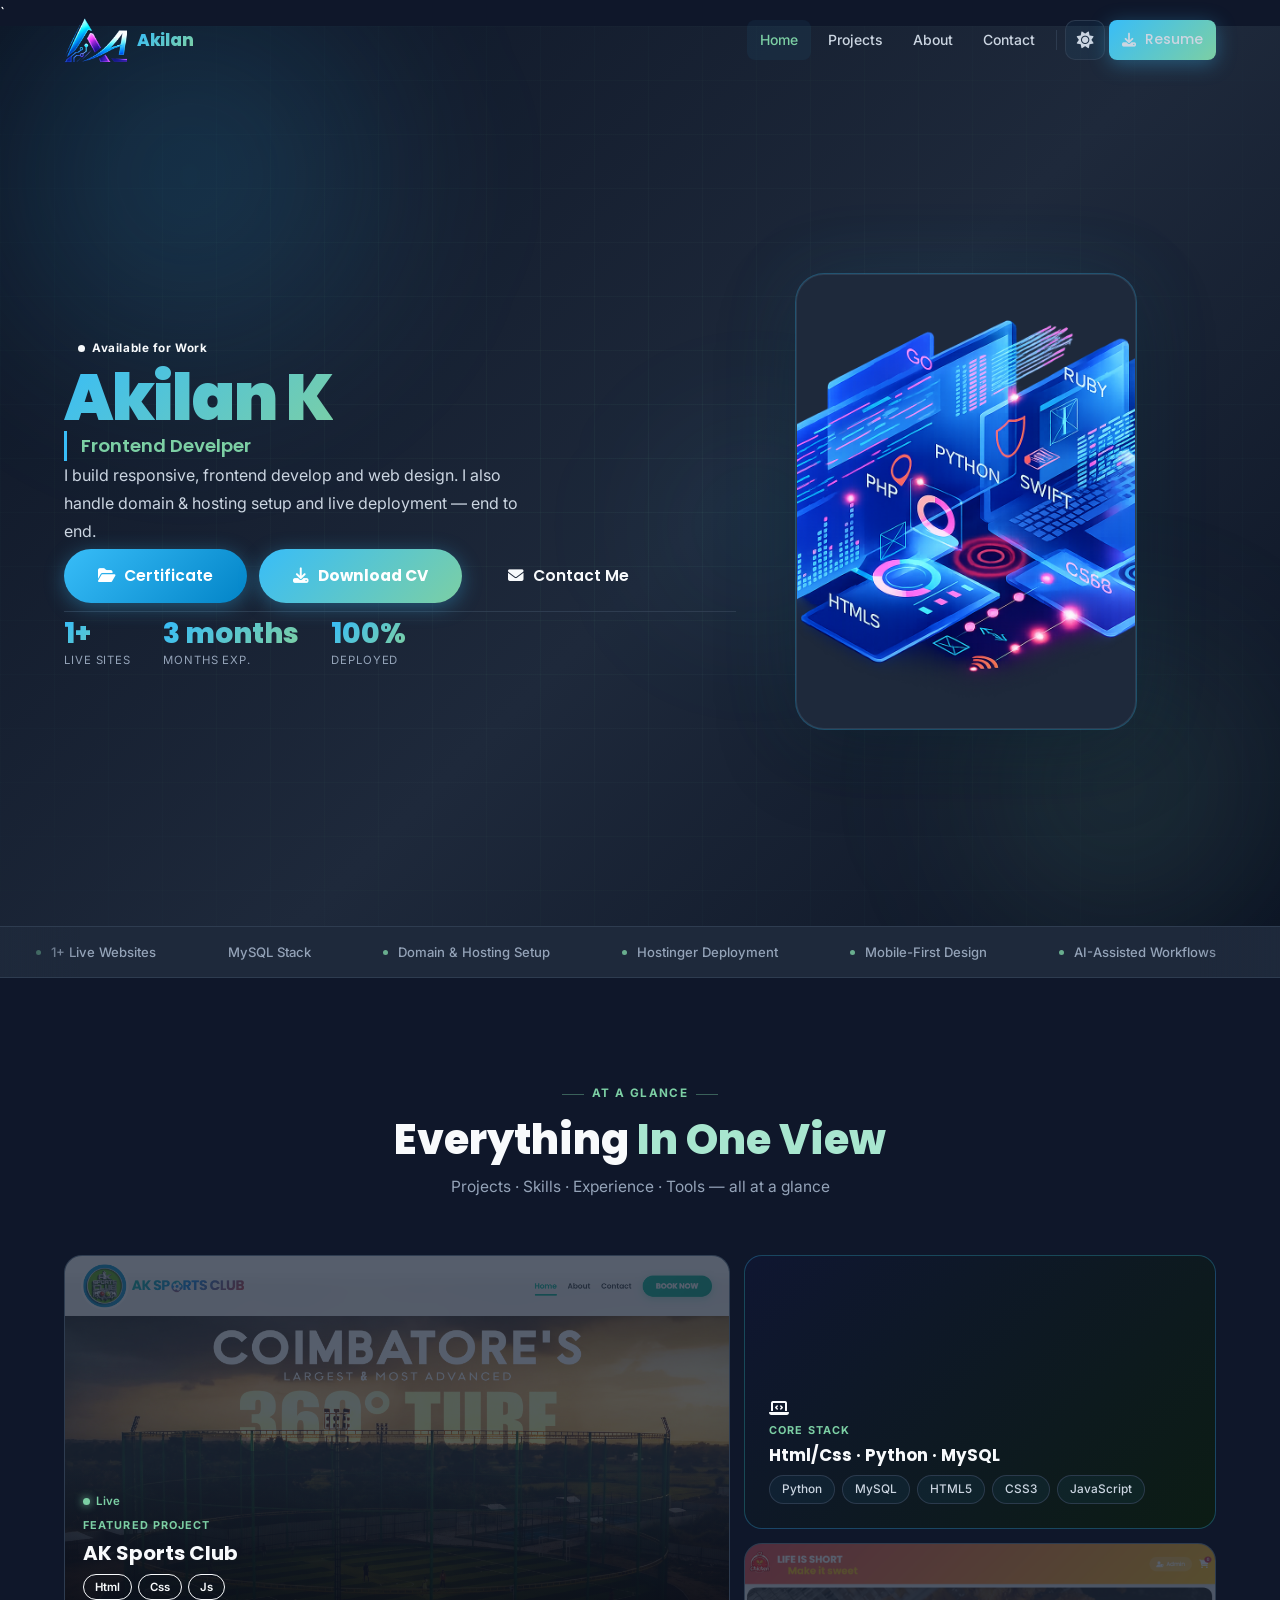
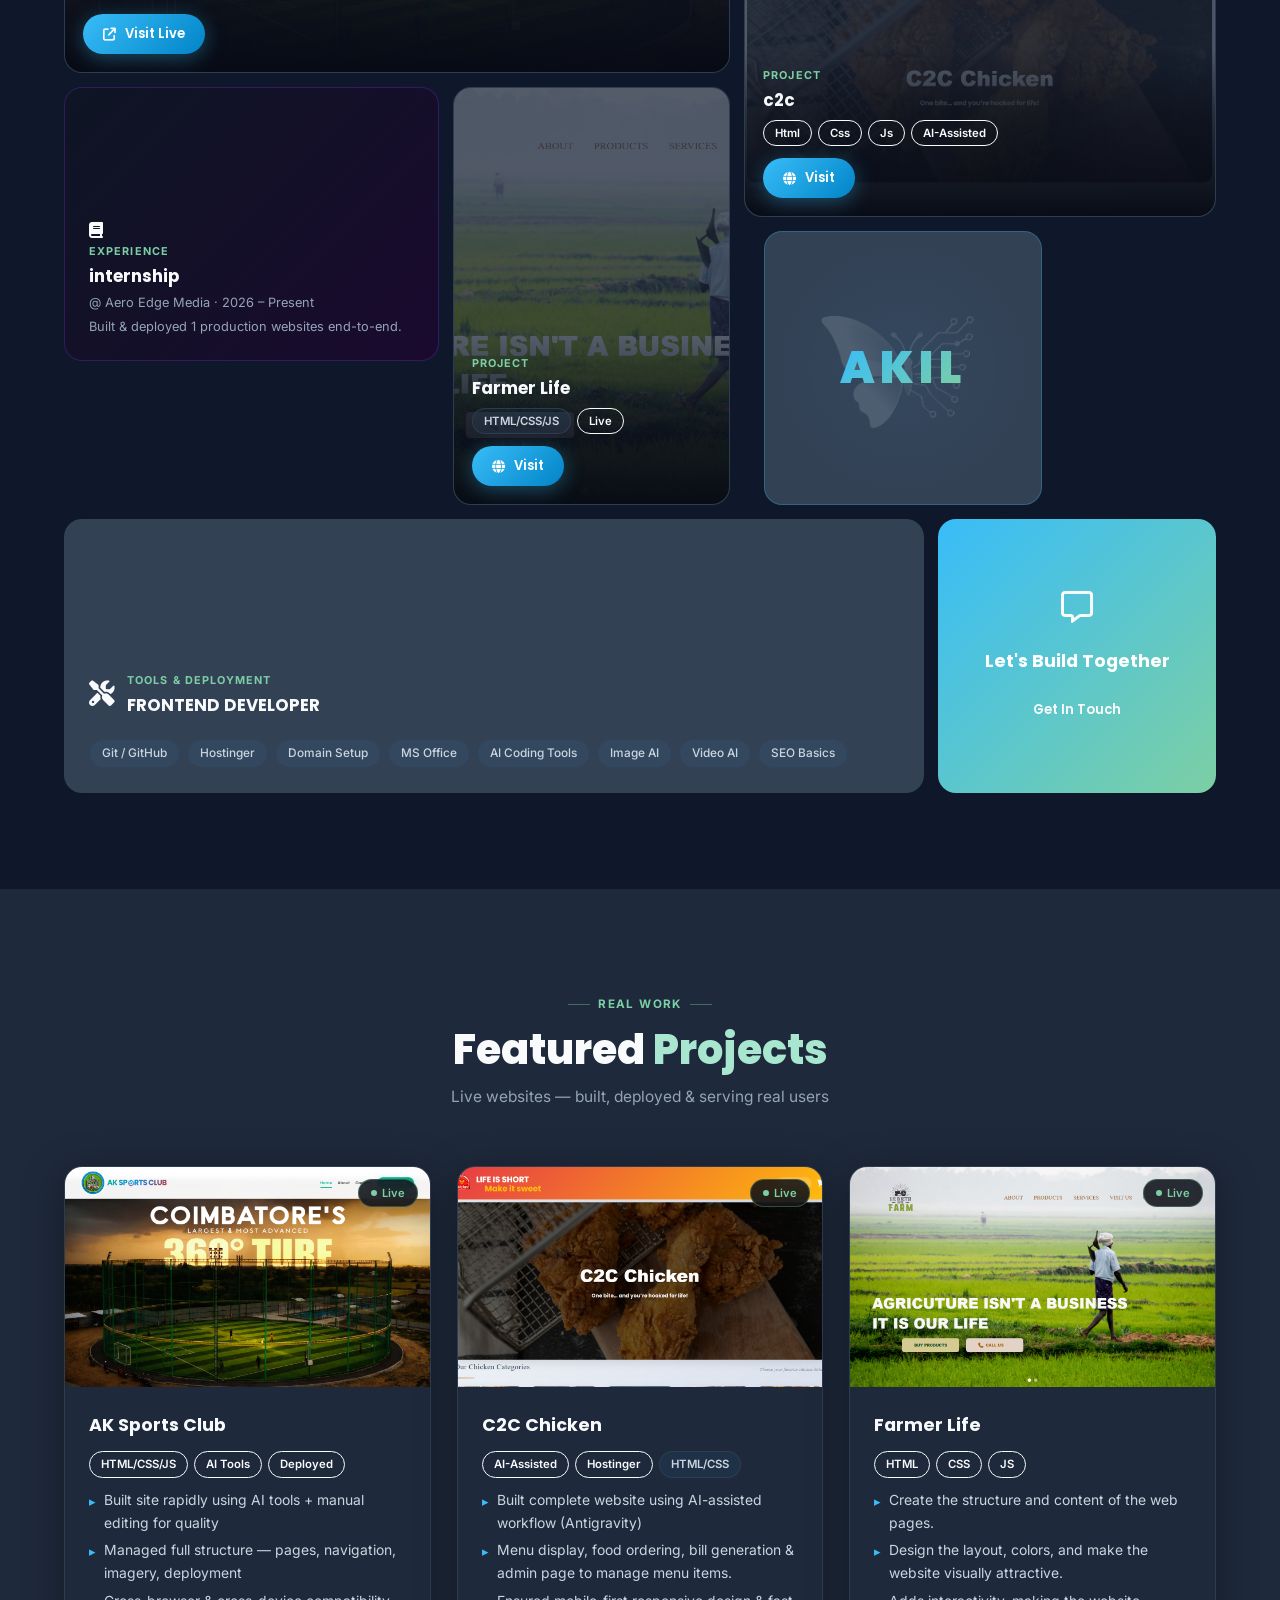
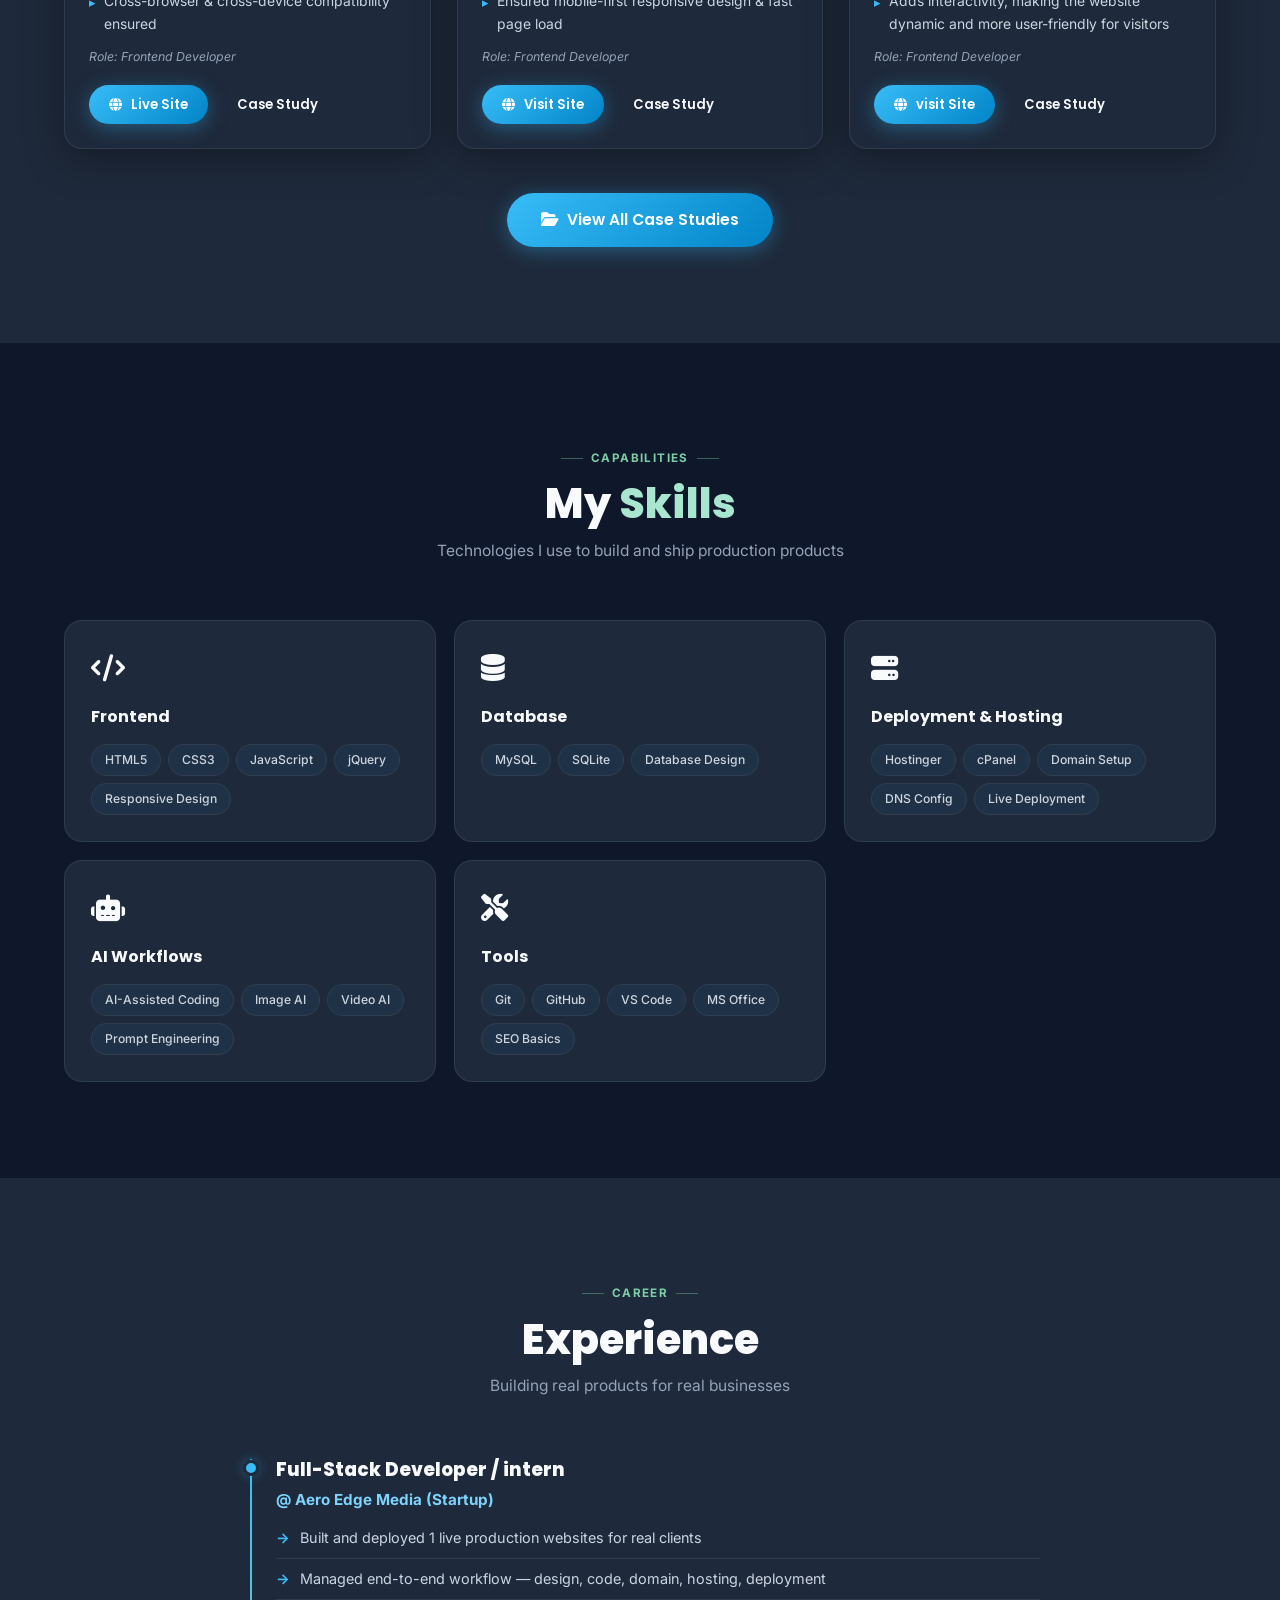
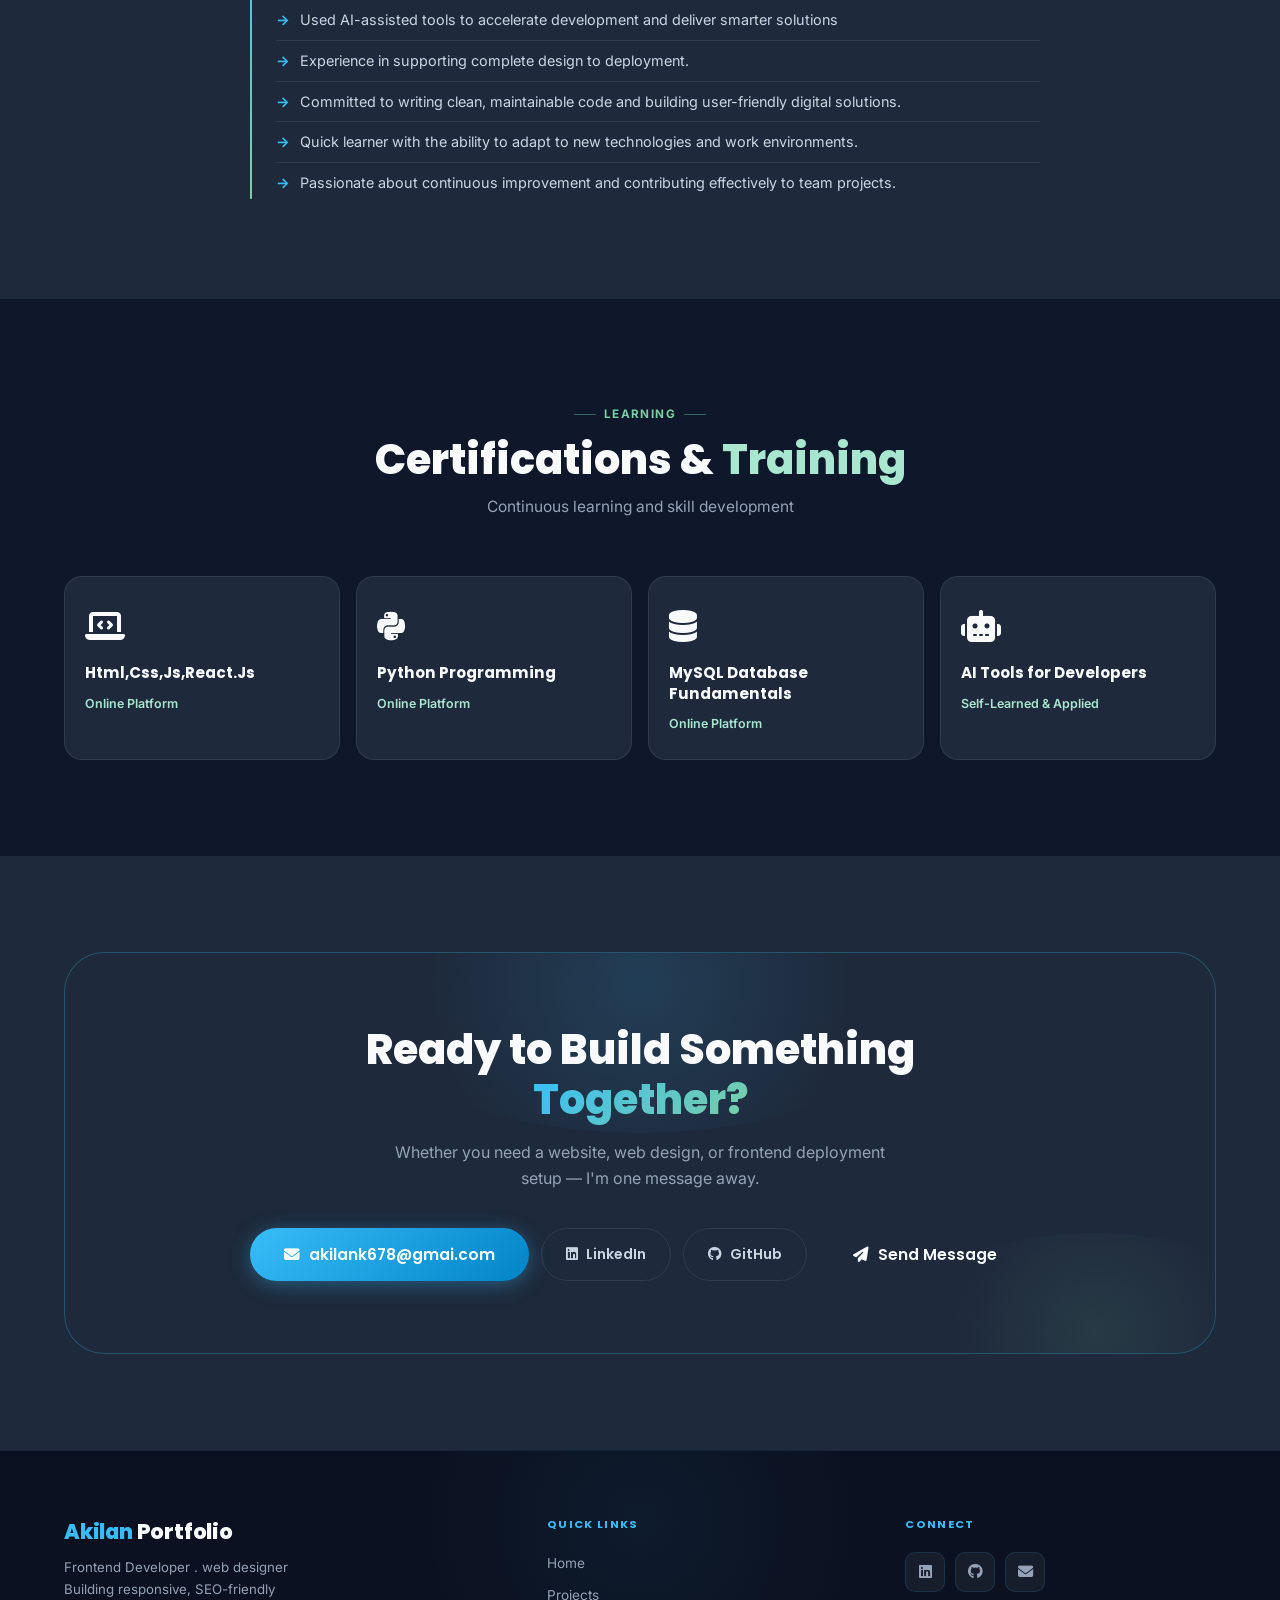
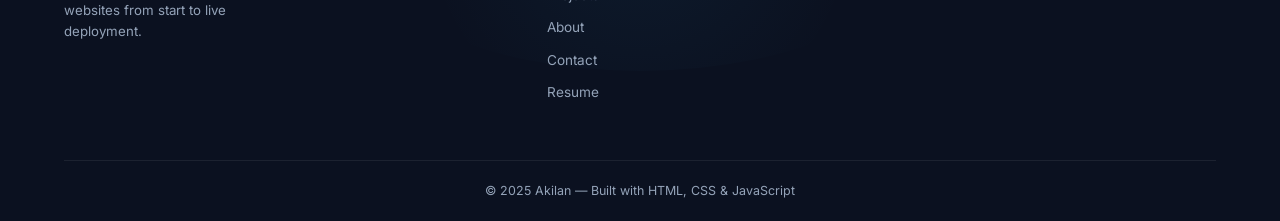
<file: index.html>
<!DOCTYPE html>
<html lang="en">

<head>
  <!-- ── Primary Meta ─────────────────────────────── -->
  <meta charset="UTF-8" />
  <meta name="viewport" content="width=device-width, initial-scale=1.0" />
  <meta http-equiv="X-UA-Compatible" content="IE=edge" />`
  <title>Akilan K | Frontend Developer</title>
  <meta name="description"
    content="Akilan K — Frontend Developer & Web Designer skilled in Django, MySQL, and live deployment. I build responsive, SEO-friendly websites." />
  <meta name="keywords"
    content="Akilan K — Frontend Developer & Web Designer skilled in Django, MySQL, and live deployment. I build responsive, SEO-friendly websites." />
  <meta name="author" content="Akilan K" />
  <meta name="robots" content="index, follow" />
  <link rel="canonical" href="https://Akilan.dev/" />

  <!-- ── Open Graph / Facebook ───────────────────── -->
  <meta property="og:type" content="website" />
  <meta property="og:url" content="https://Akilan.dev/" />
  <meta property="og:title" content="Akilan K | Frontend Developer" />
  <meta property="og:description"
    content="I build responsive, SEO-friendly websites and frontend Developer. I also handle domain & hosting setup and live deployment." />
  <meta property="og:image" content="assets/img/og-image.jpg" />
  <meta property="og:image:width" content="1200" />
  <meta property="og:image:height" content="630" />
  <meta property="og:site_name" content="Akilan K Portfolio" />
  <meta property="og:locale" content="en_US" />

  <!-- ── Twitter Card ─────────────────────────────── -->
  <meta name="twitter:card" content="summary_large_image" />
  <meta name="twitter:url" content="https://Akilan.dev/" />
  <meta name="twitter:title" content="Akilan K | Frontend Developer" />
  <meta name="twitter:description" content="I build responsive, SEO-friendly websites." />
  <meta name="twitter:image" content="assets/img/og-image.jpg" />

  <!-- ── Theme / Favicon ─────────────────────────── -->

  <meta name="theme-color" content="#2F2F33" />

  <!-- Favicons -->
  <link rel="icon" type="image/png" sizes="16x16" href="assets/img/logo1.png" />
  <link rel="icon" type="image/png" sizes="32x32" href="assets/img/logo1.png" />
  <link rel="icon" type="image/png" sizes="48x48" href="assets/img/logo1.png" />
  <link rel="apple-touch-icon" sizes="180x180" href="assets/img/logo1.png" />
  <link rel="manifest" href="site.webmanifest" />

  <!-- ── Fonts & Icons ───────────────────────────── -->
  <link rel="preconnect" href="https://fonts.googleapis.com" />
  <link rel="preconnect" href="https://fonts.gstatic.com" crossorigin />
  <link
    href="https://fonts.googleapis.com/css2?family=Poppins:wght@400;500;600;700;800;900&family=Inter:wght@300;400;500;600;700&display=swap"
    rel="stylesheet" />
  <link rel="stylesheet" href="https://cdnjs.cloudflare.com/ajax/libs/font-awesome/6.5.0/css/all.min.css"
    crossorigin="anonymous" referrerpolicy="no-referrer" />

  <!-- ── Stylesheet ──────────────────────────────── -->

  <!-- Theme: apply before CSS to prevent flash -->
  <script>!function () { var t = localStorage.getItem('AK-theme') || 'dark'; document.documentElement.setAttribute('data-theme', t) }();</script>
  <link rel="stylesheet" href="assets/css/style.css" />
  </script>
</head>

<body>

  <!-- ══════════════ NAVBAR ══════════════ -->
  <nav id="navbar" role="navigation" aria-label="Main navigation">
    <div class="container nav-inner">
      <a href="index.html" class="nav-logo" aria-label="Akilan K Portfolio Home">
        <img src="assets/img/logo1.png" class="nav-logo-dark" alt="Akilan K" height="64" style="display:block" />
        <img src="assets/img/logo1.png" class="nav-logo-light" alt="Akilan K" height="64" style="display:none" />
        <span class="nav-logo-name"><span class="nav-logo-first">Akilan</span></span>
      </a>
      <ul class="nav-links" id="navLinks" role="menubar">
        <li role="none"><a href="index.html" class="active" role="menuitem"><i class="fa fa-house nav-icon"
              aria-hidden="true"></i>Home</a></li>
        <li role="none"><a href="projects.html" role="menuitem"><i class="fa fa-folder-open nav-icon"
              aria-hidden="true"></i>Projects</a></li>
        <li role="none"><a href="about.html" role="menuitem"><i class="fa fa-user nav-icon"
              aria-hidden="true"></i>About</a></li>
        <li role="none"><a href="contact.html" role="menuitem"><i class="fa fa-envelope nav-icon"
              aria-hidden="true"></i>Contact</a></li>
        <li class="sep" role="none" aria-hidden="true"></li>
        <li role="none">
          <button class="theme-toggle" id="themeToggle" aria-label="Switch to light mode" title="Light mode">
            <i class="fa fa-sun" aria-hidden="true"></i>
            <span class="theme-label">Light Mode</span>
          </button>
        </li>
        <li role="none">
          <a class="btn btn-mix btn-sm" href="assets/docs/Akilan-resume.pdf" download role="menuitem"
            aria-label="Download Resume PDF">
            <i class="fa fa-download" aria-hidden="true"></i> Resume
          </a>
        </li>
        <li class="nav-social-row" role="none" aria-label="Social links">
          <a href="mailto:akilank678@gmail.com" class="nav-soc-btn" aria-label="Email"><i
              class="fa fa-envelope"></i></a>
          <a href="https://www.linkedin.com/in/akilan-k-a70471276/" target="_blank" rel="noopener noreferrer"
            class="nav-soc-btn" aria-label="LinkedIn"><i class="fab fa-linkedin"></i></a>
          <a href="https://github.com/Akilank678" target="_blank" rel="noopener noreferrer" class="nav-soc-btn"
            aria-label="GitHub"><i class="fab fa-github"></i></a>
        </li>

      </ul>
      <button class="hamburger" id="hamburger" aria-label="Toggle menu" aria-expanded="false" aria-controls="navLinks">
        <span></span><span></span><span></span>
      </button>
    </div>
  </nav>

  <!-- ══════════════ HERO ══════════════ -->
  <section id="hero" aria-label="Hero introduction">
    <div class="hero-grid" aria-hidden="true"></div>
    <div class="hero-blob hero-blob-1" aria-hidden="true"></div>
    <div class="hero-blob hero-blob-2" aria-hidden="true"></div>
    <div class="hero-blob hero-blob-3" aria-hidden="true"></div>

    <div class="container hero-inner">

      <!-- Left text -->
      <div class="hero-left">
        <div class="hero-eyebrow">
          <span class="badge badge-cyan">
            <span class="dot" aria-hidden="true"></span> Available for Work
          </span>
        </div>

        <h1 class="hero-name">
          <span class="grad-text">Akilan K</span>
        </h1>

        <p class="hero-role" id="typed-role" aria-label="Frontend Developer & desginer | Websites &amp; Web Apps"></p>

        <p class="hero-desc">
          I build responsive, frontend develop and web design.
          I also handle domain &amp; hosting setup and live deployment — end to end.
        </p>

        <div class="hero-cta">
          <a href="assets/docs/Akilan_Certificate.pdf" download class="btn btn-primary btn-lg">
            <i class="fa fa-folder-open" aria-hidden="true"></i> Certificate
          </a>
          <a href="assets/docs/Akilan-resume.pdf" download class="btn btn-mix btn-lg" aria-label="Download Resume">
            <i class="fa fa-download" aria-hidden="true"></i> Download CV
          </a>
          <a href="contact.html" class="btn btn-outline-cyan btn-lg">
            <i class="fa fa-envelope" aria-hidden="true"></i> Contact Me
          </a>
        </div>

        <div class="hero-stats" aria-label="Key statistics">
          <div class="hero-stat">
            <div class="stat-num" aria-label="1 plus live websites">1+</div>
            <div class="stat-label">Live Sites</div>
          </div>
          <div class="hero-stat">
            <div class="stat-num" aria-label="4 months experience">3 months</div>
            <div class="stat-label">months Exp.</div>
          </div>
          <div class="hero-stat">
            <div class="stat-num" aria-label="100 percent deployed">100%</div>
            <div class="stat-label">Deployed</div>
          </div>
        </div>
      </div>

      <!-- Right photo -->
      <div class="hero-right">
        <div class="photo-card">
          <img src="assets/img/headimg.png" alt="Akilan K — Frontend Developer profile photo" width="340" height="453"
            loading="eager" />
          <!-- <div class="photo-card-overlay">
            <div class="photo-card-name">Akilan K</div>
            <div class="photo-card-role">Frontend Developer & designer</div>
            <div class="photo-card-tags">
              <span class="tag tag-p">Html</span>
              <span class="tag tag-c">Css</span>
              <span class="tag tag-g">Javascript</span>
            </div>
          </div> -->
          <!-- <div class="hero-dots" aria-hidden="true"></div> -->
        </div>
      </div>

    </div>
  </section>

  <!-- ══════════════ PROOF STRIP ══════════════ -->
  <div id="proof" aria-label="Key highlights ticker" aria-hidden="true">
    <div class="ticker-wrap">
      <div class="ticker-track" id="ticker">
        <span class="ticker-item"><span class="ti-dot"></span><span class="ti-highlight">1+ Live Websites</span></span>
        <span class="ticker-item"> MySQL Stack</span>
        <span class="ticker-item"><span class="ti-dot"></span><span class="ti-highlight">Domain &amp; Hosting
            Setup</span></span>
        <span class="ticker-item"><span class="ti-dot"></span>Hostinger Deployment</span>
        <span class="ticker-item"><span class="ti-dot"></span>Mobile-First Design</span>
        <span class="ticker-item"><span class="ti-dot"></span><span class="ti-highlight">AI-Assisted
            Workflows</span></span>
        <span class="ticker-item"><span class="ti-dot"></span>Freelance Ready</span>
        <!-- duplicate for seamless loop -->
        <span class="ticker-item"><span class="ti-dot"></span><span class="ti-highlight">1+ Live Websites</span></span>
        <span class="ticker-item"> MySQL Stack</span>
        <span class="ticker-item"><span class="ti-dot"></span><span class="ti-highlight">Domain &amp; Hosting
            Setup</span></span>
        <span class="ticker-item"><span class="ti-dot"></span>Hostinger Deployment</span>
        <span class="ticker-item"><span class="ti-dot"></span>Mobile-First Design</span>
        <span class="ticker-item"><span class="ti-dot"></span><span class="ti-highlight">AI-Assisted
            Workflows</span></span>
        <span class="ticker-item"><span class="ti-dot"></span>Freelance Ready</span>
      </div>
    </div>
  </div>

  <!-- ══════════════ BENTO GRID ══════════════ -->
  <section id="bento" aria-label="Overview bento grid">
    <div class="container">
      <div class="section-header reveal">
        <p class="eyebrow">At a Glance</p>
        <h2>Everything <em>In One View</em></h2>
        <p>Projects · Skills · Experience · Tools — all at a glance</p>
      </div>

      <div class="bento-grid">

        <!-- Featured Project 1 – large -->
        <article class="bc bc-7x3 bc-project reveal" aria-label="Featured Project: AK soprtsclubs">
          <img class="bc-bg" src="assets/img/projects/aksportsclub.png" alt="AK soprtsclubs website screenshot"
            loading="lazy" />
          <div class="bc-content">
            <div class="live-dot">Live</div>
            <div class="bc-eyebrow">Featured Project</div>
            <div class="bc-title" style="font-size:1.25rem">AK Sports Club</div>
            <div class="bc-tags" style="margin-top:8px">
              <span class="tag tag-p">Html</span>
              <span class="tag tag-c">Css</span>
              <span class="tag tag-c">Js</span>
            </div>
            <a href="https://aksportsclub.com/" target="_blank" rel="noopener noreferrer" class="btn btn-primary btn-sm"
              style="margin-top:14px;width:fit-content" aria-label="Visit AK soprtsclubs live site">
              <i class="fa fa-arrow-up-right-from-square" aria-hidden="true"></i> Visit Live
            </a>
          </div>
        </article>

        <!-- Skills -->
        <article class="bc bc-5x2 bc-accent reveal" aria-label="Core skills overview">
          <div class="bc-icon"><i class="fa-solid fa-laptop-code"></i></div>
          <div class="bc-eyebrow">Core Stack</div>
          <div class="bc-title">Html/Css · Python · MySQL</div>
          <div class="chip-cloud">
            <span class="chip">Python</span>
            <span class="chip">MySQL</span><span class="chip">HTML5</span>
            <span class="chip">CSS3</span><span class="chip">JavaScript</span>
          </div>
        </article>

        <!-- Project 2 -->
        <article class="bc bc-5x2b bc-project reveal" aria-label="Project: C2C">
          <img class="bc-bg" src="assets/img/projects/C2C.PNG" alt="C2C website" loading="lazy" />
          <div class="bc-content">
            <div class="bc-eyebrow">Project</div>
            <div class="bc-title">c2c</div>
            <div class="bc-tags">
              <span class="tag tag-p">Html</span>
              <span class="tag tag-c">Css</span>
              <span class="tag tag-c">Js</span>
              <span class="tag tag-c">AI-Assisted</span>
            </div>
            <a href="https://akilank678.github.io/C2C/" target="_blank" rel="noopener noreferrer"
              class="btn btn-primary btn-sm" style="margin-top:12px;width:fit-content">
              <i class="fa fa-globe" aria-hidden="true"></i> Visit
            </a>
          </div>
        </article>

        <!-- Experience -->
        <article class="bc bc-4x2 reveal"
          style="background:linear-gradient(135deg,#0e1524,#1a0a2e);border-color:rgba(124,58,237,.28)"
          aria-label="Experience summary">
          <div class="bc-icon"><i class="fa-solid fa-book"></i></div>
          <div class="bc-eyebrow">Experience</div>
          <div class="bc-title">internship</div>
          <div class="bc-sub">@ Aero Edge Media · 2026 – Present</div>
          <div class="bc-sub">Built &amp; deployed 1 production websites end-to-end.</div>
        </article>

        <!-- Project 3 -->
        <article class="bc bc-3x3 bc-project reveal" aria-label="Project: AK Sports Club">
          <img class="bc-bg" src="assets/img/projects/farmerlife.PNG" alt="AK Sports Club website" loading="lazy" />
          <div class="bc-content">
            <div class="bc-eyebrow">Project</div>
            <div class="bc-title">Farmer Life</div>
            <div class="bc-tags">
              <span class="tag tag-w">HTML/CSS/JS</span>
              <span class="tag tag-g">Live</span>
            </div>
            <a href="https://akilank678.github.io/Farmer_life/" target="_blank" rel="noopener noreferrer"
              class="btn btn-primary btn-sm" style="margin-top:12px;width:fit-content">
              <i class="fa fa-globe" aria-hidden="true"></i> Visit
            </a>
          </div>
        </article>

        <!-- AKIL Card -->
        <article class="bc bc-3x2 reveal" style="
            background:var(--card-2);
            border-color:var(--b-i);
            display:flex;align-items:center;justify-content:center;text-align:center;
            position:relative;overflow:hidden;
            transform:translateX(20px);">
          <!-- Butterfly watermark -->
          <img src="assets/img/favicon.png" alt="" aria-hidden="true" style="
            position:absolute;top:50%;left:50%;
            transform:translate(-50%,-50%);
            width:80%;height:80%;
            object-fit:contain;
            opacity:0.14;
            filter:saturate(0) brightness(1.5);
            pointer-events:none;user-select:none;">
          <!-- Glow -->
          <div
            style="position:absolute;inset:0;background:radial-gradient(ellipse at center,var(--surface) 0%,transparent 65%);pointer-events:none">
          </div>
          <!-- AKIL only -->
          <div style="position:relative;z-index:1;">
            <div style="
              font-family:var(--font-head);font-size:clamp(1.8rem,3.5vw,2.8rem);font-weight:900;
              letter-spacing:.12em;line-height:1;
              background:var(--grad-mix);
              -webkit-background-clip:text;-webkit-text-fill-color:transparent;background-clip:text;">AKIL</div>
          </div>
        </article>



        <!-- Tools -->
        <article class="bc bc-9x2 bc-skills reveal" aria-label="Tools and deployment skills">
          <div style="display:flex;align-items:center;gap:12px;margin-bottom:14px">
            <span style="font-size:1.6rem"><i class="fa-solid fa-screwdriver-wrench"></i></span>
            <div>
              <div class="bc-eyebrow">Tools &amp; Deployment</div>
              <div class="bc-title">FRONTEND DEVELOPER</div>
            </div>
          </div>
          <div class="chip-cloud">
            <span class="chip">Git / GitHub</span>
            <span class="chip">Hostinger</span>
            <span class="chip">Domain Setup</span>
            <span class="chip">MS Office</span>
            <span class="chip">AI Coding Tools</span>
            <span class="chip">Image AI</span>
            <span class="chip">Video AI</span>
            <span class="chip">SEO Basics</span>
          </div>
        </article>

        <!-- CTA -->
        <article class="bc bc-3x2 bc-cta reveal" aria-label="Contact call to action">
          <div style="font-size:2rem;margin-bottom:12px"><i class="fa-regular fa-message"></i></div>
          <div style="font-family:var(--font-head);font-weight:700;font-size:1.1rem;color:#fff;margin-bottom:14px">Let's
            Build Together</div>
          <a href="contact.html" class="btn btn-outline-white btn-sm">Get In Touch</a>
        </article>

      </div>
    </div>
  </section>

  <!-- ══════════════ FEATURED PROJECTS ══════════════ -->
  <section id="featured" aria-label="Featured projects">
    <div class="container">
      <div class="section-header reveal">
        <p class="eyebrow">Real Work</p>
        <h2>Featured <em>Projects</em></h2>
        <p>Live websites — built, deployed &amp; serving real users</p>
      </div>

      <div class="proj-grid">

        <!-- Card 1 -->
        <article class="proj-card reveal" aria-label="Project: Aero Edge Media">
          <div class="proj-thumb">
            <img src="assets/img/projects/aksportsclub.png" alt="AK Sportsclub website screenshot" loading="lazy" />
            <span class="live-badge" aria-label="Live website">Live</span>
          </div>
          <div class="proj-body">
            <h3>AK Sports Club</h3>
            <div class="ptags">
              <span class="tag tag-p">HTML/CSS/JS</span>
              <span class="tag tag-c">AI Tools</span>
              <span class="tag tag-g">Deployed</span>
            </div>
            <ul>
              <li>Built site rapidly using AI tools + manual editing for quality</li>
              <li>Managed full structure — pages, navigation, imagery, deployment</li>
              <li>Cross-browser &amp; cross-device compatibility ensured</li>
            </ul>
            <p class="prole">Role: Frontend Developer</p>
            <div class="pactions">
              <a href="https://aksportsclub.com/" target="_blank" rel="noopener noreferrer"
                class="btn btn-primary btn-sm">
                <i class="fa fa-globe" aria-hidden="true"></i> Live Site
              </a>
              <a href="projects.html#AKsportsclub" class="btn btn-outline-purple btn-sm">Case Study</a>
            </div>
          </div>
        </article>

        <!-- Card 2 -->
        <article class="proj-card reveal" aria-label="Project: Sundaram Oils">
          <div class="proj-thumb">
            <img src="assets/img/projects/C2C.PNG" alt="C2C website screenshot" loading="lazy" />
            <span class="live-badge" aria-label="Live website">Live</span>
          </div>
          <div class="proj-body">
            <h3>C2C Chicken</h3>
            <div class="ptags">
              <span class="tag tag-p">AI-Assisted</span>
              <span class="tag tag-c">Hostinger</span>
              <span class="tag tag-w">HTML/CSS</span>
            </div>
            <ul>
              <li>Built complete website using AI-assisted workflow (Antigravity)</li>
              <li>Menu display, food ordering, bill generation &amp; admin page to manage menu items.</li>
              <li>Ensured mobile-first responsive design &amp; fast page load</li>
            </ul>
            <p class="prole">Role: Frontend Developer</p>
            <div class="pactions">
              <a href="https://akilank678.github.io/C2C/" target="_blank" rel="noopener noreferrer"
                class="btn btn-primary btn-sm">
                <i class="fa fa-globe" aria-hidden="true"></i> Visit Site
              </a>
              <a href="projects.html#C2C" class="btn btn-outline-purple btn-sm">Case Study</a>
            </div>
          </div>
        </article>

        <!-- Card 3 -->
        <article class="proj-card reveal" aria-label="Project: AK Sports Club">
          <div class="proj-thumb">
            <img src="assets/img/projects/farmerlife.PNG" alt="farmer life website screenshot" loading="lazy" />
            <span class="live-badge" aria-label="Live website">Live</span>
          </div>
          <div class="proj-body">
            <h3>Farmer Life</h3>
            <div class="ptags">
              <span class="tag tag-p">HTML</span>
              <span class="tag tag-c">CSS</span>
              <span class="tag tag-g">JS</span>
            </div>
            <ul>
              <li>Create the structure and content of the web pages.</li>
              <li>Design the layout, colors, and make the website visually attractive.</li>
              <li>Adds interactivity, making the website dynamic and more user-friendly for visitors</li>
            </ul>
            <p class="prole">Role: Frontend Developer</p>
            <div class="pactions">
              <a href=" https://akilank678.github.io/Farmer_life/" target="_blank" rel="noopener noreferrer"
                class="btn btn-primary btn-sm">
                <i class="fa fa-globe" aria-hidden="true"></i> visit Site
              </a>
              <a href="projects.html#farmerlife" class="btn btn-outline-purple btn-sm">Case Study</a>
            </div>
          </div>
        </article>

      </div>

      <div style="text-align:center;margin-top:44px" class="reveal">
        <a href="projects.html" class="btn btn-primary btn-lg">
          <i class="fa fa-folder-open" aria-hidden="true"></i> View All Case Studies
        </a>
      </div>
    </div>
  </section>

  <!-- ══════════════ SKILLS ══════════════ -->
  <section id="skills" class="dark-section" aria-label="Technical skills">
    <div class="container">
      <div class="section-header reveal">
        <p class="eyebrow">Capabilities</p>
        <h2>My <em>Skills</em></h2>
        <p>Technologies I use to build and ship production products</p>
      </div>
      <div class="skills-grid">
        <article class="skill-box reveal">
          <div class="sb-icon"><i class="fa-solid fa-code"></i></div>
          <h4>Frontend</h4>
          <div class="sb-chips">
            <span class="sb-chip">HTML5</span><span class="sb-chip">CSS3</span>
            <span class="sb-chip">JavaScript</span><span class="sb-chip">jQuery</span>
            <span class="sb-chip">Responsive Design</span>
          </div>
        </article>
        <!-- <article class="skill-box reveal">
          <div class="sb-icon">⚙️</div>
          <h4>Backend</h4>
          <div class="sb-chips">
            <span class="sb-chip">Python</span><span class="sb-chip">Django</span>
            <span class="sb-chip">REST APIs</span><span class="sb-chip">Django ORM</span>
            <span class="sb-chip">Authentication</span>
          </div>
        </article> -->
        <article class="skill-box reveal">
          <div class="sb-icon"><i class="fa-solid fa-database"></i></div>
          <h4>Database</h4>
          <div class="sb-chips">
            <span class="sb-chip">MySQL</span><span class="sb-chip">SQLite</span>
            <span class="sb-chip">Database Design</span>
          </div>
        </article>
        <article class="skill-box reveal">
          <div class="sb-icon"><i class="fa-solid fa-server"></i></div>
          <h4>Deployment &amp; Hosting</h4>
          <div class="sb-chips">
            <span class="sb-chip">Hostinger</span><span class="sb-chip">cPanel</span>
            <span class="sb-chip">Domain Setup</span><span class="sb-chip">DNS Config</span>
            <span class="sb-chip">Live Deployment</span>
          </div>
        </article>
        <article class="skill-box reveal">
          <div class="sb-icon"><i class="fa-solid fa-robot"></i></div>
          <h4>AI Workflows</h4>
          <div class="sb-chips">
            <span class="sb-chip">AI-Assisted Coding</span><span class="sb-chip">Image AI</span>
            <span class="sb-chip">Video AI</span><span class="sb-chip">Prompt Engineering</span>
          </div>
        </article>
        <article class="skill-box reveal">
          <div class="sb-icon"><i class="fa-solid fa-screwdriver-wrench"></i></div>
          <h4>Tools</h4>
          <div class="sb-chips">
            <span class="sb-chip">Git</span><span class="sb-chip">GitHub</span>
            <span class="sb-chip">VS Code</span><span class="sb-chip">MS Office</span>
            <span class="sb-chip">SEO Basics</span>
          </div>
        </article>
      </div>
    </div>
  </section>

  <!-- ══════════════ EXPERIENCE ══════════════ -->
  <section id="experience" aria-label="Work experience">
    <div class="container">
      <div class="section-header reveal">
        <p class="eyebrow">Career</p>
        <h2>Experience</h2>
        <p>Building real products for real businesses</p>
      </div>
      <div class="timeline">

        <div class="tl-item reveal">
          <div class="tl-dot" aria-hidden="true"></div>
          <!-- <div class="tl-meta">
            <span class="badge badge-purple">Freelance</span>
            <span class="tl-period">2023 – Present</span>
          </div> -->
          <div class="tl-role">Full-Stack Developer / intern</div>
          <div class="tl-company">@ Aero Edge Media (Startup)</div>
          <ul class="tl-list" aria-label="Responsibilities">
            <li>Built and deployed 1 live production websites for real clients</li>
            <li>Managed end-to-end workflow — design, code, domain, hosting, deployment</li>
            <li>Used AI-assisted tools to accelerate development and deliver smarter solutions</li>
            <li>Experience in supporting complete design to deployment.</li>
            <li>Committed to writing clean, maintainable code and building user-friendly digital solutions.</li>
            <li>Quick learner with the ability to adapt to new technologies and work environments.</li>
            <li>Passionate about continuous improvement and contributing effectively to team projects.</li>
          </ul>
        </div>

        <!-- <div class="tl-item reveal">
          <div class="tl-dot" aria-hidden="true"></div>
          <div class="tl-meta">
            <span class="badge badge-purple">Training</span>
            <span class="tl-period">2022 – 2023</span>
          </div>
          <div class="tl-role">Python &amp; Django Self-Study</div>
          <div class="tl-company">Online Courses &amp; Practice Projects</div>
          <ul class="tl-list">
            <li>Completed structured Python &amp; Django training via online platforms</li>
            <li>Built multiple CRUD web apps and REST API projects</li>
            <li>Learned MySQL integration with Django ORM and database design</li>
          </ul>
        </div> -->

      </div>
    </div>
  </section>

  <!-- ══════════════ CERTIFICATIONS ══════════════ -->
  <section id="certs" class="dark-section" aria-label="Certifications and training">
    <div class="container">
      <div class="section-header reveal">
        <p class="eyebrow">Learning</p>
        <h2>Certifications &amp; <em>Training</em></h2>
        <p>Continuous learning and skill development</p>
      </div>
      <div class="certs-grid">
        <article class="cert-card reveal">
          <div class="cert-icon"><i class="fa-solid fa-laptop-code"></i></div>
          <div class="cert-name">Html,Css,Js,React.Js</div>
          <div class="cert-by">Online Platform</div>
          <!-- <div class="cert-year">2023</div> -->
        </article>
        <article class="cert-card reveal">
          <div class="cert-icon"><i class="fa-brands fa-python"></i></div>
          <div class="cert-name">Python Programming</div>
          <div class="cert-by">Online Platform</div>
          <!-- <div class="cert-year">202</div> -->
        </article>
        <article class="cert-card reveal">
          <div class="cert-icon"><i class="fa-solid fa-database"></i></div>
          <div class="cert-name">MySQL Database Fundamentals</div>
          <div class="cert-by">Online Platform</div>
          <!-- <div class="cert-year">2023</div> -->
        </article>
        <article class="cert-card reveal">
          <div class="cert-icon"><i class="fa-solid fa-robot"></i></div>
          <div class="cert-name">AI Tools for Developers</div>
          <div class="cert-by">Self-Learned &amp; Applied</div>
          <!-- <div class="cert-year">2023</div> -->
        </article>
      </div>
    </div>
  </section>

  <!-- ══════════════ CTA BAND ══════════════ -->
  <section id="cta-band" aria-label="Contact call to action">
    <div class="container">
      <div class="cta-box reveal">
        <h2>Ready to Build Something <br><span class="grad-text">Together?</span></h2>
        <p>Whether you need a website, web design, or frontend deployment setup — I'm one message away.</p>
        <div class="cta-row">
          <a href="mailto:akilank678@gmail.com" class="btn btn-primary btn-lg">
            <i class="fa fa-envelope" aria-hidden="true"></i> akilank678@gmai.com
          </a>
          <a href="https://www.linkedin.com/in/akilan-k-a70471276/" target="_blank" rel="noopener noreferrer"
            class="cta-social">
            <i class="fab fa-linkedin" aria-hidden="true"></i> LinkedIn
          </a>
          <a href="https://github.com/Akilank678" target="_blank" rel="noopener noreferrer" class="cta-social">
            <i class="fab fa-github" aria-hidden="true"></i> GitHub
          </a>
          <a href="contact.html" class="btn btn-outline-cyan btn-lg">
            <i class="fa fa-paper-plane" aria-hidden="true"></i> Send Message
          </a>
        </div>
      </div>
    </div>
  </section>

  <!-- ══════════════ FOOTER ══════════════ -->
  <footer id="footer" role="contentinfo">
    <div class="container">
      <div class="footer-grid">

        <!-- Brand -->
        <div class="footer-brand">
          <div class="footer-logo-text"><span>Akilan</span> Portfolio</div>
          <p class="footer-tagline">Frontend Developer . web designer Building responsive, SEO-friendly websites
            from start to live deployment.</p>
        </div>

        <!-- Quick Links -->
        <div class="footer-col">
          <div class="footer-col-title">Quick Links</div>
          <nav class="footer-links" aria-label="Footer navigation">
            <a href="index.html"> Home</a>
            <a href="projects.html"> Projects</a>
            <a href="about.html"> About</a>
            <a href="contact.html">Contact</a>
            <a href="assets/docs/Akilan-resume.pdf" download>Resume</a>
          </nav>
        </div>

        <!-- Social -->
        <div class="footer-col">
          <div class="footer-col-title">Connect</div>
          <div class="footer-social-row">
            <a href="https://www.linkedin.com/in/akilan-k-a70471276/" target="_blank" rel="noopener noreferrer"
              class="footer-soc-btn" aria-label="LinkedIn"><i class="fab fa-linkedin"></i></a>
            <a href="https://github.com/Akilank678" target="_blank" rel="noopener noreferrer" class="footer-soc-btn"
              aria-label="GitHub"><i class="fab fa-github"></i></a>
            <a href="mailto:akilank678@gmail.com" class="footer-soc-btn" aria-label="Email"><i
                class="fa fa-envelope"></i></a>
          </div>
        </div>

      </div>

      <!-- Copyright -->
      <div class="footer-bottom">
        <p class="footer-copy">© 2025 Akilan — Built with HTML, CSS &amp; JavaScript</p>
      </div>
    </div>
  </footer>

  <button id="btt" aria-label="Back to top"><i class="fa fa-arrow-up" aria-hidden="true"></i></button>
  <script src="assets/js/main.js"></script>
</body>

</html>
</file>
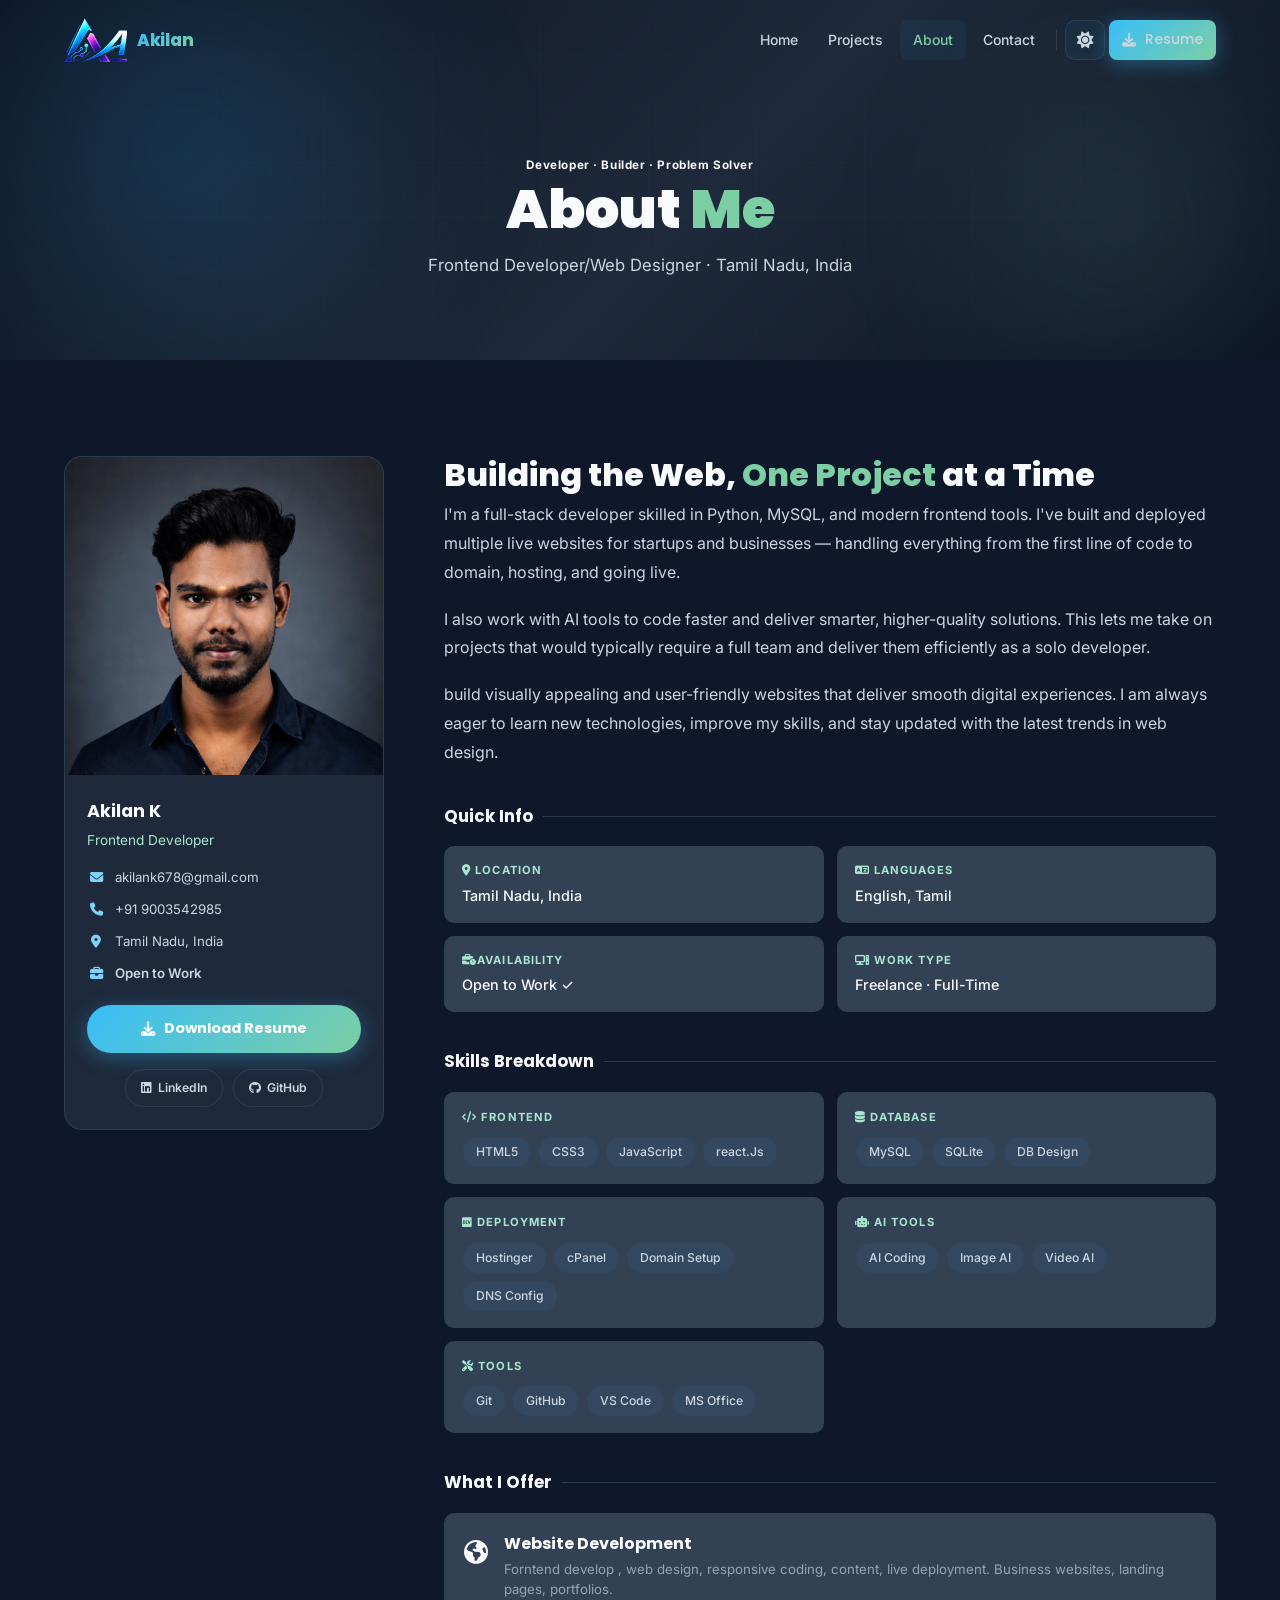
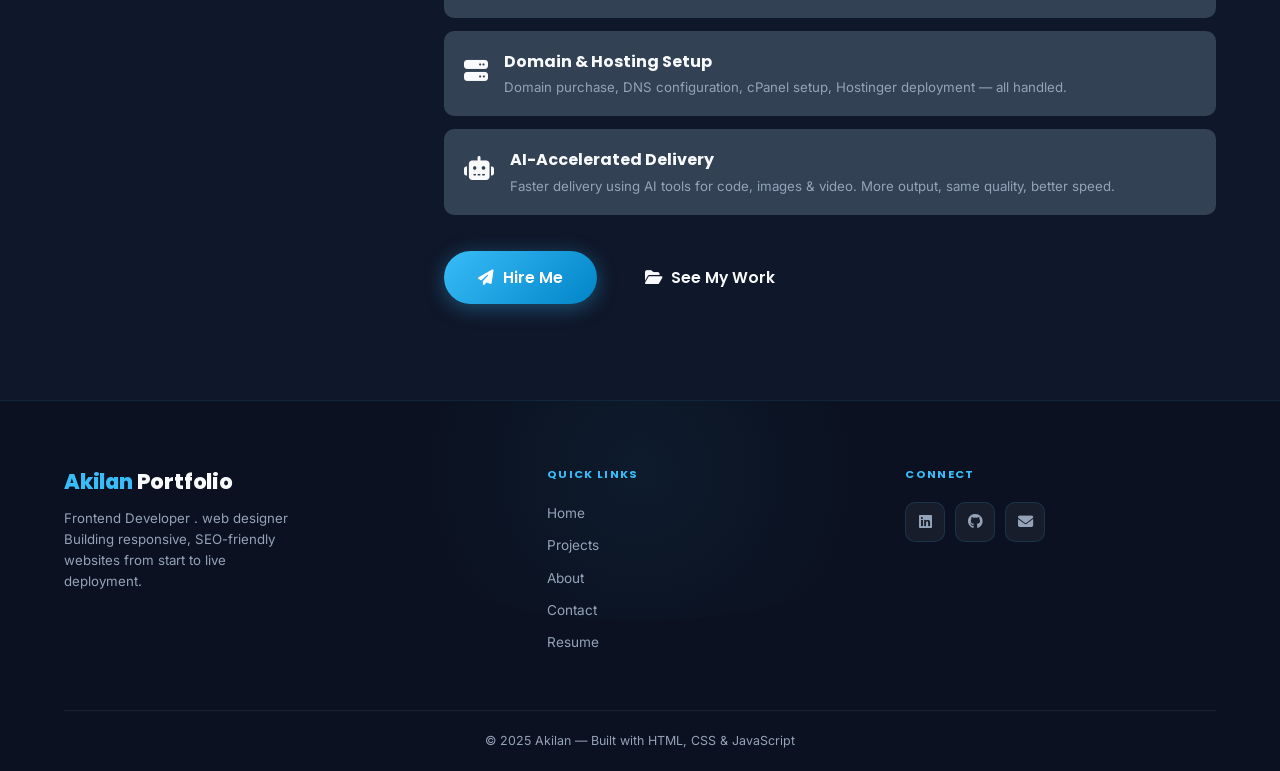
<file: about.html>
<!DOCTYPE html>
<html lang="en">

<head>
    <!-- ── Primary Meta ─────────────────────────────── -->
    <meta charset="UTF-8" />
    <meta name="viewport" content="width=device-width, initial-scale=1.0" />
    <meta http-equiv="X-UA-Compatible" content="IE=edge" />

    <title>About | Akilan K – Frontend Developer</title>
    <meta name="description"
        content="Akilan K — Frontend Developer & Web Designer skilled in Django, MySQL, and live deployment. I build responsive, SEO-friendly websites." />
    <meta name="keywords"
        content="Akilan K — Frontend Developer & Web Designer skilled in Django, MySQL, and live deployment. I build responsive, SEO-friendly websites." />
    <meta name="author" content="Akilan K" />
    <meta name="robots" content="index, follow" />
    <link rel="canonical" href="https://Akilan.dev/about.html" />

    <!-- ── Open Graph ───────────────────────────────── -->
    <meta property="og:type" content="profile" />
    <meta property="og:url" content="https://akilan.dev/about.html" />
    <meta property="og:title" content="About Akilan K | Frontend Developer" />
    <meta property="og:description"
        content="Developer · Builder · Problem Solver. Learn about Akilan K — skills, experience, and what he can build for you." />
    <meta property="og:image" content="assets/img/og-image.jpg" />
    <meta property="og:site_name" content="Akilan K Portfolio" />

    <!-- ── Twitter Card ─────────────────────────────── -->
    <meta name="twitter:card" content="summary_large_image" />
    <meta name="twitter:title" content="About Akilan K" />
    <meta name="twitter:description" content="Frontend Developer — Django, MySQL, Live Deployment." />
    <meta name="twitter:image" content="assets/img/og-image.jpg" />

    <meta name="theme-color" content="#2F2F33" />

    <!-- Favicons -->
    <link rel="icon" type="image/png" sizes="16x16" href="assets/img/logo1.png" />
    <link rel="icon" type="image/png" sizes="32x32" href="assets/img/logo1.png" />
    <link rel="icon" type="image/png" sizes="48x48" href="assets/img/logo1.png" />
    <link rel="apple-touch-icon" sizes="180x180" href="assets/img/logo1.png" />
    <link rel="manifest" href="site.webmanifest" />

    <!-- ── Fonts & Icons ───────────────────────────── -->
    <link rel="preconnect" href="https://fonts.googleapis.com" />
    <link rel="preconnect" href="https://fonts.gstatic.com" crossorigin />
    <link
        href="https://fonts.googleapis.com/css2?family=Poppins:wght@400;500;600;700;800;900&family=Inter:wght@300;400;500;600;700&display=swap"
        rel="stylesheet" />
    <link rel="stylesheet" href="https://cdnjs.cloudflare.com/ajax/libs/font-awesome/6.5.0/css/all.min.css"
        crossorigin="anonymous" referrerpolicy="no-referrer" />

    <!-- Theme: apply before CSS to prevent flash -->
    <script>!function () { var t = localStorage.getItem('AK-theme') || 'dark'; document.documentElement.setAttribute('data-theme', t) }();</script>
    <link rel="stylesheet" href="assets/css/style.css" />
</head>

<body>

    <!-- ══════════════ NAVBAR ══════════════ -->
    <nav id="navbar" role="navigation" aria-label="Main navigation">
        <div class="container nav-inner">
            <a href="index.html" class="nav-logo" aria-label="Akilan K Portfolio Home">
                <img src="assets/img/logo1.png" class="nav-logo-dark" alt="Akilan K" height="64"
                    style="display:block" />
                <img src="assets/img/logo1.png" class="nav-logo-light" alt="Akilan K" height="64"
                    style="display:none" />
                <span class="nav-logo-name"><span class="nav-logo-first">Akilan</span></span>
            </a>
            <ul class="nav-links" id="navLinks" role="menubar">
                <li role="none"><a href="index.html" role="menuitem"><i class="fa fa-house nav-icon"
                            aria-hidden="true"></i>Home</a></li>
                <li role="none"><a href="projects.html" role="menuitem"><i class="fa fa-folder-open nav-icon"
                            aria-hidden="true"></i>Projects</a></li>
                <li role="none"><a href="about.html" class="active" role="menuitem"><i class="fa fa-user nav-icon"
                            aria-hidden="true"></i>About</a></li>
                <li role="none"><a href="contact.html" role="menuitem"><i class="fa fa-envelope nav-icon"
                            aria-hidden="true"></i>Contact</a></li>
                <li class="sep" role="none" aria-hidden="true"></li>
                <li role="none">
                    <button class="theme-toggle" id="themeToggle" aria-label="Switch to light mode" title="Light mode">
                        <i class="fa fa-sun" aria-hidden="true"></i>
                        <span class="theme-label">Light Mode</span>
                    </button>
                </li>
                <li role="none">
                    <a class="btn btn-mix btn-sm" href="assets/docs/Akilan-resume.pdf" download>
                        <i class="fa fa-download" aria-hidden="true"></i> Resume
                    </a>
                </li>
                <li class="nav-social-row" role="none" aria-label="Social links">
                    <a href="mailto:akilank678@gmail.com" class="nav-soc-btn" aria-label="Email"><i
                            class="fa fa-envelope"></i></a>
                    <a href="https://www.linkedin.com/in/akilan-k-a70471276/" target="_blank" rel="noopener noreferrer"
                        class="nav-soc-btn" aria-label="LinkedIn"><i class="fab fa-linkedin"></i></a>
                    <a href="https://github.com/Akilank678" target="_blank" rel="noopener noreferrer"
                        class="nav-soc-btn" aria-label="GitHub"><i class="fab fa-github"></i></a>
                </li>

            </ul>
            <button class="hamburger" id="hamburger" aria-label="Toggle menu" aria-expanded="false"
                aria-controls="navLinks">
                <span></span><span></span><span></span>
            </button>
        </div>
    </nav>

    <!-- ══════════════ PAGE HERO ══════════════ -->
    <header class="page-hero" role="banner" aria-label="About page header">
        <div class="hero-grid" aria-hidden="true"></div>
        <div class="hero-blob hero-blob-1" aria-hidden="true"></div>
        <div class="hero-blob hero-blob-2" aria-hidden="true"></div>
        <div class="container" style="position:relative;z-index:1">
            <div class="ph-eyebrow">
                <span class="badge badge-purple">Developer · Builder · Problem Solver</span>
            </div>
            <h1>About <em>Me</em></h1>
            <p>Frontend Developer/Web Designer · Tamil Nadu, India</p>
        </div>
    </header>

    <!-- ══════════════ ABOUT CONTENT ══════════════ -->
    <section id="about-main" class="dark-section" aria-label="About Akilan K">
        <div class="container">
            <div class="about-grid">

                <!-- ── Sidebar ── -->
                <aside class="sidebar-card reveal-left" aria-label="Profile card">
                    <img class="sidebar-img" src="assets/img/profile-img.png" alt="Akilan K professional photo"
                        loading="lazy" />
                    <div class="sidebar-body">
                        <h3>Akilan K</h3>
                        <div class="sr-role">Frontend Developer</div>

                        <div class="sr-info" aria-label="Contact information">
                            <div class="sr-row">
                                <span class="sr-icon"><i class="fa fa-envelope" aria-hidden="true"></i></span>
                                <a href="mailto:akilank678@gmail.com">akilank678@gmail.com</a>
                            </div>
                            <div class="sr-row">
                                <span class="sr-icon"><i class="fa fa-phone" aria-hidden="true"></i></span>
                                <span>+91 9003542985</span>
                            </div>
                            <div class="sr-row">
                                <span class="sr-icon"><i class="fa fa-location-dot" aria-hidden="true"></i></span>
                                <span>Tamil Nadu, India</span>
                            </div>
                            <div class="sr-row">
                                <span class="sr-icon"><i class="fa fa-briefcase" aria-hidden="true"></i></span>
                                <span style="color:var(--cyan);font-weight:600">Open to Work</span>
                            </div>
                        </div>

                        <a href="assets/docs/Akilan-resume.pdf" download class="btn btn-mix"
                            style="width:100%;justify-content:center;margin-bottom:16px"
                            aria-label="Download Resume PDF">
                            <i class="fa fa-download" aria-hidden="true"></i> Download Resume
                        </a>

                        <div class="sidebar-socials">
                            <a href="https://www.linkedin.com/in/akilan-k-a70471276/" target="_blank"
                                rel="noopener noreferrer" class="soc-btn" aria-label="LinkedIn profile">
                                <i class="fab fa-linkedin" aria-hidden="true"></i> LinkedIn
                            </a>
                            <a href="https://github.com/Akilank678" target="_blank" rel="noopener noreferrer"
                                class="soc-btn" aria-label="GitHub profile">
                                <i class="fab fa-github" aria-hidden="true"></i> GitHub
                            </a>
                        </div>
                    </div>
                </aside>

                <!-- ── Main Content ── -->
                <div class="about-content reveal-right">
                    <h2>Building the Web, <em>One Project</em> at a Time</h2>

                    <p class="about-lead">
                        I'm a full-stack developer skilled in Python, MySQL, and modern frontend tools.
                        I've built and deployed multiple live websites for startups and businesses —
                        handling everything from the first line of code to domain, hosting, and going live.
                    </p>
                    <p class="about-lead">
                        I also work with AI tools to code faster and deliver smarter, higher-quality solutions.
                        This lets me take on projects that would typically require a full team and deliver them
                        efficiently as a solo developer.
                    </p>
                    <p class="about-lead">
                        build visually appealing and user-friendly websites that deliver smooth digital experiences. I
                        am always eager to learn new technologies, improve my skills, and stay updated with the latest
                        trends in web design.
                    </p>

                    <!-- Quick Info -->
                    <h3>Quick Info</h3>
                    <div class="info-grid" aria-label="Personal information">
                        <div class="info-cell">
                            <div class="ic-label"><i class="fa-solid fa-location-dot"></i> Location</div>
                            <div class="ic-val">Tamil Nadu, India</div>
                        </div>
                        <div class="info-cell">
                            <div class="ic-label"><i class="fa-solid fa-language"></i> Languages</div>
                            <div class="ic-val">English, Tamil</div>
                        </div>
                        <div class="info-cell">
                            <div class="ic-label"><i class="fa-solid fa-business-time"></i>Availability</div>
                            <div class="ic-val" style="color:var(--cyan)">Open to Work ✓</div>
                        </div>
                        <div class="info-cell">
                            <div class="ic-label"><i class="fa-solid fa-computer"></i> Work Type</div>
                            <div class="ic-val">Freelance · Full-Time</div>
                        </div>
                    </div>

                    <!-- Skills -->
                    <h3>Skills Breakdown</h3>
                    <div class="skills-about-grid" aria-label="Technical skills by category">
                        <div class="sa-group">
                            <div class="sg-label"><i class="fa-solid fa-code"></i> Frontend</div>
                            <div class="sa-chips">
                                <span class="sb-chip">HTML5</span><span class="sb-chip">CSS3</span>
                                <span class="sb-chip">JavaScript</span><span class="sb-chip">react.Js</span>

                            </div>
                        </div>
                        <!-- <div class="sa-group">
                            <div class="sg-label">⚙️ Backend</div>
                            <div class="sa-chips">
                                <span class="sb-chip">Python</span><span class="sb-chip">Django</span>
                                <span class="sb-chip">REST APIs</span><span class="sb-chip">Django ORM</span>
                            </div>
                        </div> -->
                        <div class="sa-group">
                            <div class="sg-label"><i class="fa-solid fa-database"></i> Database</div>
                            <div class="sa-chips">
                                <span class="sb-chip">MySQL</span><span class="sb-chip">SQLite</span>
                                <span class="sb-chip">DB Design</span>
                            </div>
                        </div>
                        <div class="sa-group">
                            <div class="sg-label"><i class="fa-brands fa-dev"></i> Deployment</div>
                            <div class="sa-chips">
                                <span class="sb-chip">Hostinger</span><span class="sb-chip">cPanel</span>
                                <span class="sb-chip">Domain Setup</span><span class="sb-chip">DNS Config</span>
                            </div>
                        </div>
                        <div class="sa-group">
                            <div class="sg-label"><i class="fa-solid fa-robot"></i> AI Tools</div>
                            <div class="sa-chips">
                                <span class="sb-chip">AI Coding</span><span class="sb-chip">Image AI</span>
                                <span class="sb-chip">Video AI</span>
                            </div>
                        </div>
                        <div class="sa-group">
                            <div class="sg-label"><i class="fa-solid fa-screwdriver-wrench"></i> Tools</div>
                            <div class="sa-chips">
                                <span class="sb-chip">Git</span><span class="sb-chip">GitHub</span>
                                <span class="sb-chip">VS Code</span><span class="sb-chip">MS Office</span>
                            </div>
                        </div>
                    </div>

                    <!-- What I Offer -->
                    <h3>What I Offer</h3>
                    <div class="offers-list" aria-label="Services offered">
                        <div class="offer-item">
                            <div class="offer-icon"><i class="fa-solid fa-earth-americas"></i></div>
                            <div>
                                <div class="offer-title">Website Development</div>
                                <div class="offer-desc">Forntend develop , web design, responsive coding, content, live
                                    deployment. Business websites, landing pages, portfolios.</div>
                            </div>
                        </div>
                        <!-- <div class="offer-item">
                            <div class="offer-icon">⚙️</div>
                            <div>
                                <div class="offer-title">Full-Stack Web Applications</div>
                                <div class="offer-desc">Django + MySQL + REST APIs. Authentication, CRUD, admin panels,
                                    custom business logic.</div>
                            </div>
                        </div> -->
                        <div class="offer-item">
                            <div class="offer-icon"><i class="fa-solid fa-server"></i></div>
                            <div>
                                <div class="offer-title">Domain &amp; Hosting Setup</div>
                                <div class="offer-desc">Domain purchase, DNS configuration, cPanel setup, Hostinger
                                    deployment — all handled.</div>
                            </div>
                        </div>
                        <div class="offer-item">
                            <div class="offer-icon"><i class="fa-solid fa-robot"></i></div>
                            <div>
                                <div class="offer-title">AI-Accelerated Delivery</div>
                                <div class="offer-desc">Faster delivery using AI tools for code, images &amp; video.
                                    More output, same quality, better speed.</div>
                            </div>
                        </div>
                    </div>

                    <div class="about-cta" style="display:flex;gap:14px;flex-wrap:wrap;margin-top:36px">
                        <a href="contact.html" class="btn btn-primary btn-lg">
                            <i class="fa fa-paper-plane" aria-hidden="true"></i> Hire Me
                        </a>
                        <a href="projects.html" class="btn btn-outline-cyan btn-lg">
                            <i class="fa fa-folder-open" aria-hidden="true"></i> See My Work
                        </a>
                    </div>
                </div><!-- /about-content -->

            </div><!-- /about-grid -->
        </div>
    </section>

    <!-- ══════════════ FOOTER ══════════════ -->
    <footer id="footer" role="contentinfo">
        <div class="container">
            <div class="footer-grid">

                <!-- Brand -->
                <div class="footer-brand">
                    <div class="footer-logo-text"><span>Akilan</span> Portfolio</div>
                    <p class="footer-tagline">Frontend Developer . web designer Building responsive, SEO-friendly
                        websites
                        from start to live deployment.</p>
                </div>

                <!-- Quick Links -->
                <div class="footer-col">
                    <div class="footer-col-title">Quick Links</div>
                    <nav class="footer-links" aria-label="Footer navigation">
                        <a href="index.html">Home</a>
                        <a href="projects.html"> Projects</a>
                        <a href="about.html"> About</a>
                        <a href="contact.html"> Contact</a>
                        <a href="assets/docs/Akilan-resume.pdf" download>Resume</a>
                    </nav>
                </div>

                <!-- Social -->
                <div class="footer-col">
                    <div class="footer-col-title">Connect</div>
                    <div class="footer-social-row">
                        <a href="https://www.linkedin.com/in/akilan-k-a70471276/" target="_blank"
                            rel="noopener noreferrer" class="footer-soc-btn" aria-label="LinkedIn"><i
                                class="fab fa-linkedin"></i></a>
                        <a href="https://github.com/Akilank678" target="_blank" rel="noopener noreferrer"
                            class="footer-soc-btn" aria-label="GitHub"><i class="fab fa-github"></i></a>
                        <a href="mailto:akilank678@gmail.com" class="footer-soc-btn" aria-label="Email"><i
                                class="fa fa-envelope"></i></a>
                    </div>
                </div>

            </div>

            <!-- Copyright -->
            <div class="footer-bottom">
                <p class="footer-copy">© 2025 Akilan — Built with HTML, CSS &amp; JavaScript</p>
            </div>
        </div>
    </footer>

    <button id="btt" aria-label="Back to top"><i class="fa fa-arrow-up" aria-hidden="true"></i></button>
    <script src="assets/js/main.js"></script>
</body>

</html>
</file>
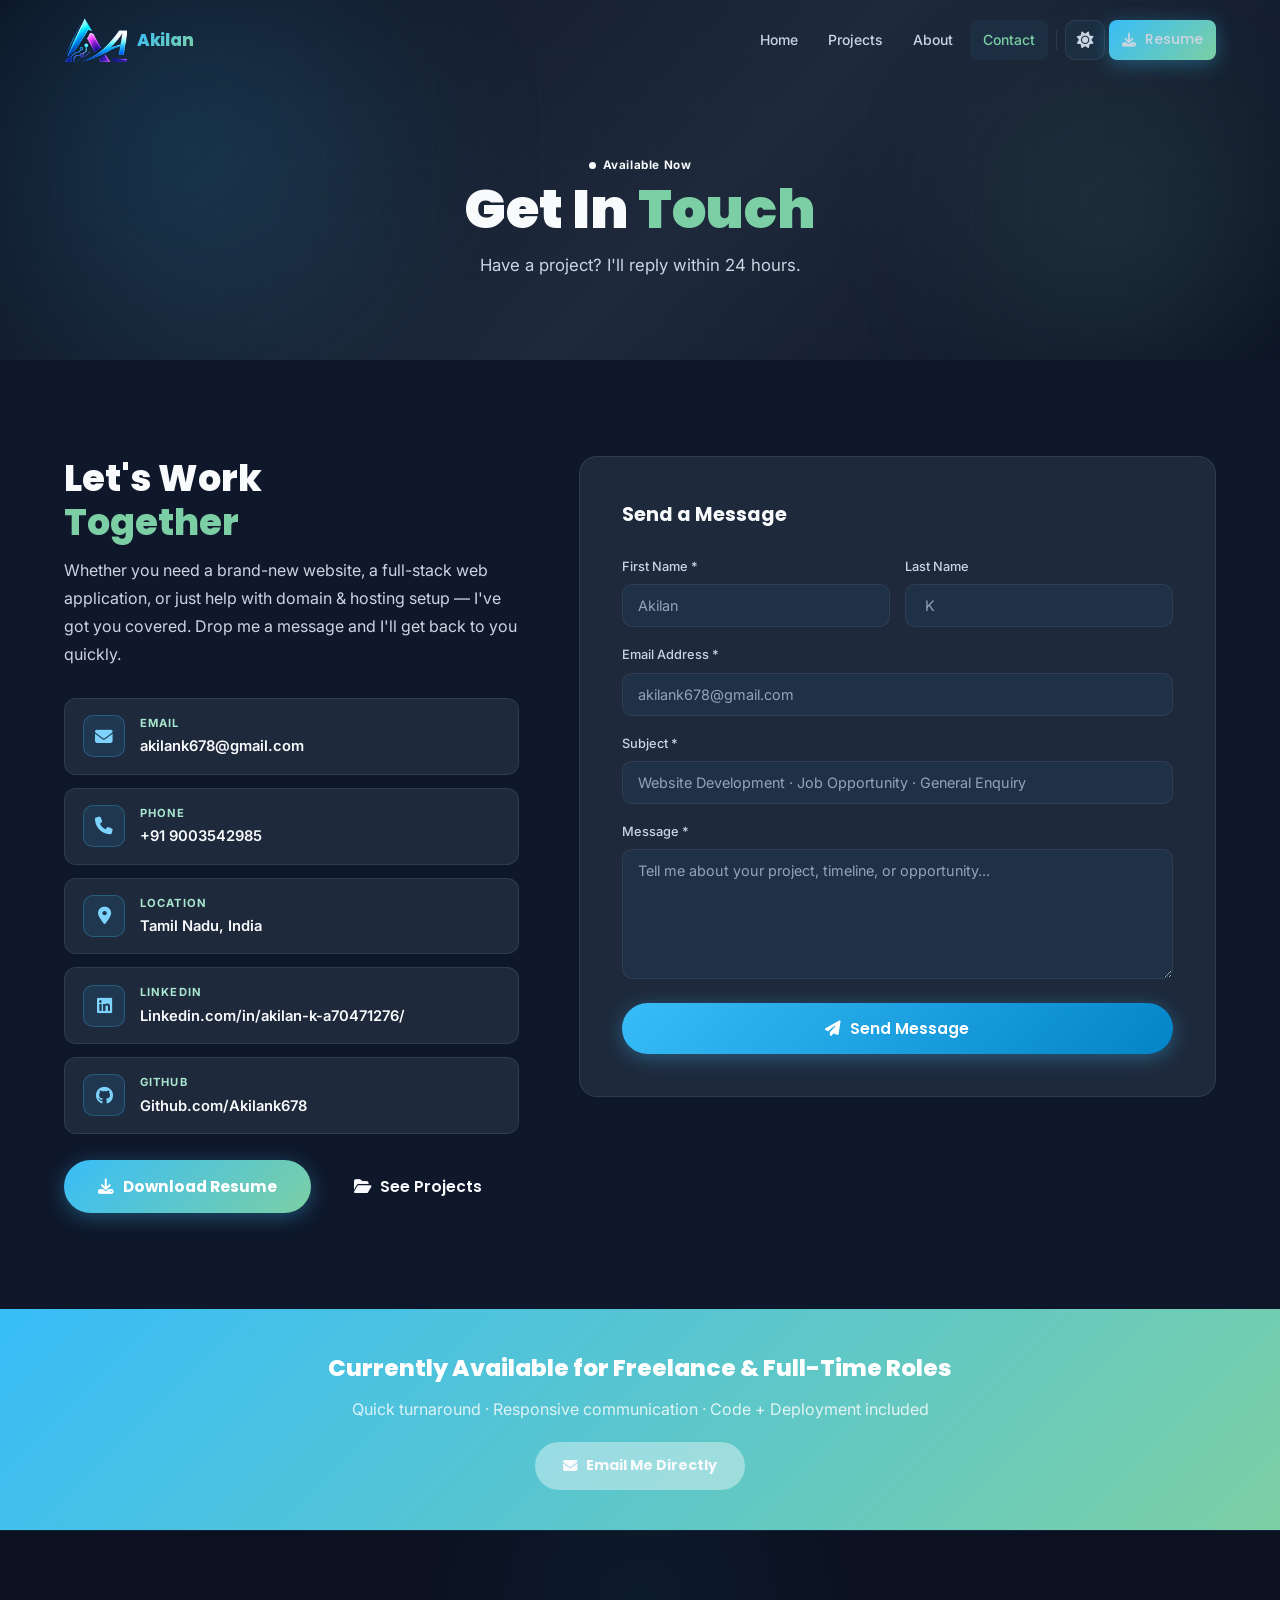
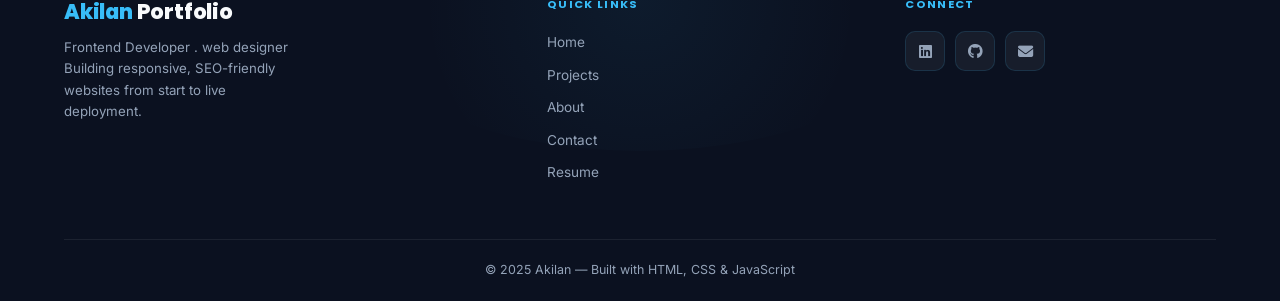
<file: contact.html>
<!DOCTYPE html>
<html lang="en">

<head>
    <!-- ── Primary Meta ─────────────────────────────── -->
    <meta charset="UTF-8" />
    <meta name="viewport" content="width=device-width, initial-scale=1.0" />
    <meta http-equiv="X-UA-Compatible" content="IE=edge" />

    <title>Contact | Akilan K | Frontend Developer</title>
    <meta name="description"
        content="Akilan K — Frontend Developer & Web Designer skilled in Django, MySQL, and live deployment. I build responsive, SEO-friendly websites." />
    <meta name="keywords"
        content="Akilan K — Frontend Developer & Web Designer skilled in Django, MySQL, and live deployment. I build responsive, SEO-friendly websites." />
    <meta name="author" content="Akilan K" />
    <meta name="robots" content="index, follow" />
    <link rel="canonical" href="https://akilan.dev/contact.html" />

    <!-- ── Open Graph ───────────────────────────────── -->
    <meta property="og:type" content="website" />
    <meta property="og:url" content="https://Akilan.dev/contact.html" />
    <meta property="og:title" content="Contact Akilan K | Frontend Developer" />
    <meta property="og:description"
        content="Available for freelance projects and full-time roles. Quick turnaround, code + deployment included." />
    <meta property="og:image" content="assets/img/og-image.jpg" />
    <meta property="og:site_name" content="Akilan K Portfolio" />

    <!-- ── Twitter Card ─────────────────────────────── -->
    <meta name="twitter:card" content="summary_large_image" />
    <meta name="twitter:title" content="Contact Akilan K" />
    <meta name="twitter:description" content="Hire a Full-Stack  Developer. Available now." />
    <meta name="twitter:image" content="assets/img/og-image.jpg" />

    <meta name="theme-color" content="#2F2F33" />

    <!-- Favicons -->
    <link rel="icon" type="image/png" sizes="16x16" href="assets/img/logo1.png" />
    <link rel="icon" type="image/png" sizes="32x32" href="assets/img/logo1.png" />
    <link rel="icon" type="image/png" sizes="48x48" href="assets/img/logo1.png" />
    <link rel="apple-touch-icon" sizes="180x180" href="assets/img/logo1.png" />
    <link rel="manifest" href="site.webmanifest" />

    <!-- ── Fonts & Icons ───────────────────────────── -->
    <link rel="preconnect" href="https://fonts.googleapis.com" />
    <link rel="preconnect" href="https://fonts.gstatic.com" crossorigin />
    <link
        href="https://fonts.googleapis.com/css2?family=Poppins:wght@400;500;600;700;800;900&family=Inter:wght@300;400;500;600;700&display=swap"
        rel="stylesheet" />
    <link rel="stylesheet" href="https://cdnjs.cloudflare.com/ajax/libs/font-awesome/6.5.0/css/all.min.css"
        crossorigin="anonymous" referrerpolicy="no-referrer" />

    <!-- Theme: apply before CSS to prevent flash -->
    <script>!function () { var t = localStorage.getItem('kk-theme') || 'dark'; document.documentElement.setAttribute('data-theme', t) }();</script>
    <link rel="stylesheet" href="assets/css/style.css" />
</head>

<body>

    <!-- ══════════════ NAVBAR ══════════════ -->
    <nav id="navbar" role="navigation" aria-label="Main navigation">
        <div class="container nav-inner">
            <a href="index.html" class="nav-logo" aria-label="Akilan K Portfolio Home">
                <img src="assets/img/logo1.png" class="nav-logo-dark" alt="Akilan K" height="64"
                    style="display:block" />
                <img src="assets/img/logo1.png" class="nav-logo-light" alt="Akilan K" height="64"
                    style="display:none" />
                <span class="nav-logo-name"><span class="nav-logo-first">Akilan</span></span>
            </a>
            <ul class="nav-links" id="navLinks" role="menubar">
                <li role="none"><a href="index.html" role="menuitem"><i class="fa fa-house nav-icon"
                            aria-hidden="true"></i>Home</a></li>
                <li role="none"><a href="projects.html" role="menuitem"><i class="fa fa-folder-open nav-icon"
                            aria-hidden="true"></i>Projects</a></li>
                <li role="none"><a href="about.html" role="menuitem"><i class="fa fa-user nav-icon"
                            aria-hidden="true"></i>About</a></li>
                <li role="none"><a href="contact.html" class="active" role="menuitem"><i class="fa fa-envelope nav-icon"
                            aria-hidden="true"></i>Contact</a></li>
                <li class="sep" role="none" aria-hidden="true"></li>
                <li role="none">
                    <button class="theme-toggle" id="themeToggle" aria-label="Switch to light mode" title="Light mode">
                        <i class="fa fa-sun" aria-hidden="true"></i>
                        <span class="theme-label">Light Mode</span>
                        <span class="theme-label">Light Mode</span>
                    </button>
                </li>
                <li role="none">
                    <a class="btn btn-mix btn-sm" href="assets/docs/Akilan-resume.pdf" download>
                        <i class="fa fa-download" aria-hidden="true"></i> Resume
                    </a>
                </li>
                <li class="nav-social-row" role="none" aria-label="Social links">
                    <a href="mailto:akilank678@gmail.com" class="nav-soc-btn" aria-label="Email"><i
                            class="fa fa-envelope"></i></a>
                    <a href="https://www.linkedin.com/in/akilan-k-a70471276/" target="_blank" rel="noopener noreferrer"
                        class="nav-soc-btn" aria-label="LinkedIn"><i class="fab fa-linkedin"></i></a>
                    <a href="https://github.com/Akilank678" target="_blank" rel="noopener noreferrer"
                        class="nav-soc-btn" aria-label="GitHub"><i class="fab fa-github"></i></a>
                </li>

            </ul>
            <button class="hamburger" id="hamburger" aria-label="Toggle menu" aria-expanded="false"
                aria-controls="navLinks">
                <span></span><span></span><span></span>
            </button>
        </div>
    </nav>

    <!-- ══════════════ PAGE HERO ══════════════ -->
    <header class="page-hero" role="banner" aria-label="Contact page header">
        <div class="hero-grid" aria-hidden="true"></div>
        <div class="hero-blob hero-blob-1" aria-hidden="true"></div>
        <div class="hero-blob hero-blob-2" aria-hidden="true"></div>
        <div class="container" style="position:relative;z-index:1">
            <div class="ph-eyebrow">
                <span class="badge badge-cyan"><span class="dot" aria-hidden="true"></span> Available Now</span>
            </div>
            <h1>Get In <em>Touch</em></h1>
            <p>Have a project? I'll reply within 24 hours.</p>
        </div>
    </header>

    <!-- ══════════════ CONTACT MAIN ══════════════ -->
    <section id="contact-main" class="dark-section" aria-label="Contact information and form">
        <div class="container">
            <div class="contact-grid">

                <!-- ── Info Panel ── -->
                <div class="contact-info reveal-left">
                    <h2>Let's Work <br><em>Together</em></h2>
                    <p class="ci-lead">
                        Whether you need a brand-new website, a full-stack web application,
                        or just help with domain &amp; hosting setup — I've got you covered.
                        Drop me a message and I'll get back to you quickly.
                    </p>

                    <div class="contact-items" aria-label="Contact details">

                        <div class="contact-item">
                            <div class="ci-icon-wrap" aria-hidden="true">
                                <i class="fa fa-envelope"></i>
                            </div>
                            <div>
                                <div class="ci-lbl">Email</div>
                                <div class="ci-val">
                                    <a href="mailto:akilank678@gmail.com">akilank678@gmail.com</a>
                                </div>
                            </div>
                        </div>

                        <div class="contact-item">
                            <div class="ci-icon-wrap" aria-hidden="true">
                                <i class="fa fa-phone"></i>
                            </div>
                            <div>
                                <div class="ci-lbl">Phone</div>
                                <div class="ci-val">+91 9003542985</div>
                            </div>
                        </div>

                        <div class="contact-item">
                            <div class="ci-icon-wrap" aria-hidden="true">
                                <i class="fa fa-location-dot"></i>
                            </div>
                            <div>
                                <div class="ci-lbl">Location</div>
                                <div class="ci-val">Tamil Nadu, India</div>
                            </div>
                        </div>

                        <div class="contact-item">
                            <div class="ci-icon-wrap" aria-hidden="true">
                                <i class="fab fa-linkedin"></i>
                            </div>
                            <div>
                                <div class="ci-lbl">LinkedIn</div>
                                <div class="ci-val">
                                    <a href="https://www.linkedin.com/in/akilan-k-a70471276/" target="_blank"
                                        rel="noopener noreferrer">
                                        Linkedin.com/in/akilan-k-a70471276/
                                    </a>
                                </div>
                            </div>
                        </div>

                        <div class="contact-item">
                            <div class="ci-icon-wrap" aria-hidden="true">
                                <i class="fab fa-github"></i>
                            </div>
                            <div>
                                <div class="ci-lbl">GitHub</div>
                                <div class="ci-val">
                                    <a href="https://github.com/Akilank678" target="_blank" rel="noopener noreferrer">
                                        Github.com/Akilank678
                                    </a>
                                </div>
                            </div>
                        </div>

                    </div><!-- /contact-items -->

                    <div class="contact-cta-row">
                        <a href="assets/docs/Akilan-resume.pdf" download class="btn btn-mix btn-lg"
                            aria-label="Download Resume PDF">
                            <i class="fa fa-download" aria-hidden="true"></i> Download Resume
                        </a>
                        <a href="projects.html" class="btn btn-outline-white btn-lg">
                            <i class="fa fa-folder-open" aria-hidden="true"></i> See Projects
                        </a>
                    </div>
                </div>

                <!-- ── Form ── -->
                <div class="form-card reveal-right">
                    <h3>Send a Message</h3>
                    <form id="contactForm" action="https://api.web3forms.com/submit" method="POST"
                        aria-label="Contact form">

                        <!-- ── Web3Forms Hidden Fields ── -->
                        <!-- ⚠️ REPLACE with your real Web3Forms Access Key from https://web3forms.com -->
                        <input type="hidden" name="access_key" value="9b979e27-d5b3-42c2-b35c-b5d1904d530a" />

                        <!-- Redirect to thank you page after submission -->
                        <input type="hidden" name="redirect"
                            value="https://portfolio.akilank678.workers.dev/thank.html" />

                        <!-- Form name for identification in your inbox -->
                        <input type="hidden" name="from_name" value="Akilan K Portfolio Contact" />

                        <!-- Subject line for the email you receive -->
                        <input type="hidden" name="subject" value="New Contact Form Submission — Akilan Portfolio" />

                        <!-- Anti-spam honeypot (invisible to users) -->
                        <input type="checkbox" name="botcheck" class="hidden" style="display:none" />

                        <div class="form-row">
                            <div class="fg">
                                <label for="first-name">First Name <span aria-hidden="true">*</span></label>
                                <input type="text" id="first-name" name="First Name" placeholder="Akilan" required
                                    autocomplete="given-name" aria-required="true" />
                            </div>
                            <div class="fg">
                                <label for="last-name">Last Name</label>
                                <input type="text" id="last-name" name="Last Name" placeholder=" K "
                                    autocomplete="family-name" />
                            </div>
                        </div>

                        <div class="fg">
                            <label for="email-input">Email Address <span aria-hidden="true">*</span></label>
                            <input type="email" id="email-input" name="Email" placeholder="akilank678@gmail.com"
                                required autocomplete="email" aria-required="true" />
                        </div>

                        <div class="fg">
                            <label for="subject-input">Subject <span aria-hidden="true">*</span></label>
                            <input type="text" id="subject-input" name="Subject"
                                placeholder="Website Development · Job Opportunity · General Enquiry" required
                                aria-required="true" />
                        </div>

                        <div class="fg">
                            <label for="message">Message <span aria-hidden="true">*</span></label>
                            <textarea id="message" name="Message"
                                placeholder="Tell me about your project, timeline, or opportunity..." required
                                aria-required="true"></textarea>
                        </div>

                        <button type="submit" id="submit-btn" class="btn btn-primary btn-lg"
                            style="width:100%;justify-content:center" aria-label="Send message">
                            <i class="fa fa-paper-plane" aria-hidden="true"></i>
                            <span id="btn-text">Send Message</span>
                        </button>

                        <div id="form-status" role="alert" aria-live="polite"></div>

                    </form>
                </div>

            </div><!-- /contact-grid -->
        </div>
    </section>

    <!-- ══════════════ AVAILABILITY BANNER ══════════════ -->
    <section id="avail-bar" aria-label="Availability announcement">
        <div class="container">
            <h3>Currently Available for Freelance &amp; Full-Time Roles</h3>
            <p>Quick turnaround · Responsive communication · Code + Deployment included</p>
            <a href="mailto:akilank678@gmail.com" class="btn"
                style="background:#ffffff63;color:var(--purple);font-weight:700;font-family:var(--font-head)"
                aria-label="Send email directly">
                <i class="fa fa-envelope" aria-hidden="true"></i> Email Me Directly
            </a>
        </div>
    </section>

    <!-- ══════════════ FOOTER ══════════════ -->
    <footer id="footer" role="contentinfo">
        <div class="container">
            <div class="footer-grid">

                <!-- Brand -->
                <div class="footer-brand">
                    <div class="footer-logo-text"><span>Akilan</span> Portfolio</div>
                    <p class="footer-tagline">Frontend Developer . web designer Building responsive, SEO-friendly
                        websites
                        from start to live deployment.</p>
                </div>

                <!-- Quick Links -->
                <div class="footer-col">
                    <div class="footer-col-title">Quick Links</div>
                    <nav class="footer-links" aria-label="Footer navigation">
                        <a href="index.html">Home</a>
                        <a href="projects.html"> Projects</a>
                        <a href="about.html"> About</a>
                        <a href="contact.html">Contact</a>
                        <a href="assets/docs/Akilan-resume.pdf" download>Resume</a>
                    </nav>
                </div>

                <!-- Social -->
                <div class="footer-col">
                    <div class="footer-col-title">Connect</div>
                    <div class="footer-social-row">
                        <a href="https://www.linkedin.com/in/akilan-k-a70471276/" target="_blank"
                            rel="noopener noreferrer" class="footer-soc-btn" aria-label="LinkedIn"><i
                                class="fab fa-linkedin"></i></a>
                        <a href="https://github.com/Akilank678" target="_blank" rel="noopener noreferrer"
                            class="footer-soc-btn" aria-label="GitHub"><i class="fab fa-github"></i></a>
                        <a href="mailto:akilank678@gmail.com" class="footer-soc-btn" aria-label="Email"><i
                                class="fa fa-envelope"></i></a>
                    </div>
                </div>

            </div>

            <!-- Copyright -->
            <div class="footer-bottom">
                <p class="footer-copy">© 2025 Akilan — Built with HTML, CSS &amp; JavaScript</p>
            </div>
        </div>
    </footer>

    <button id="btt" aria-label="Back to top"><i class="fa fa-arrow-up" aria-hidden="true"></i></button>
    <script src="assets/js/main.js"></script>
</body>

</html>
</file>
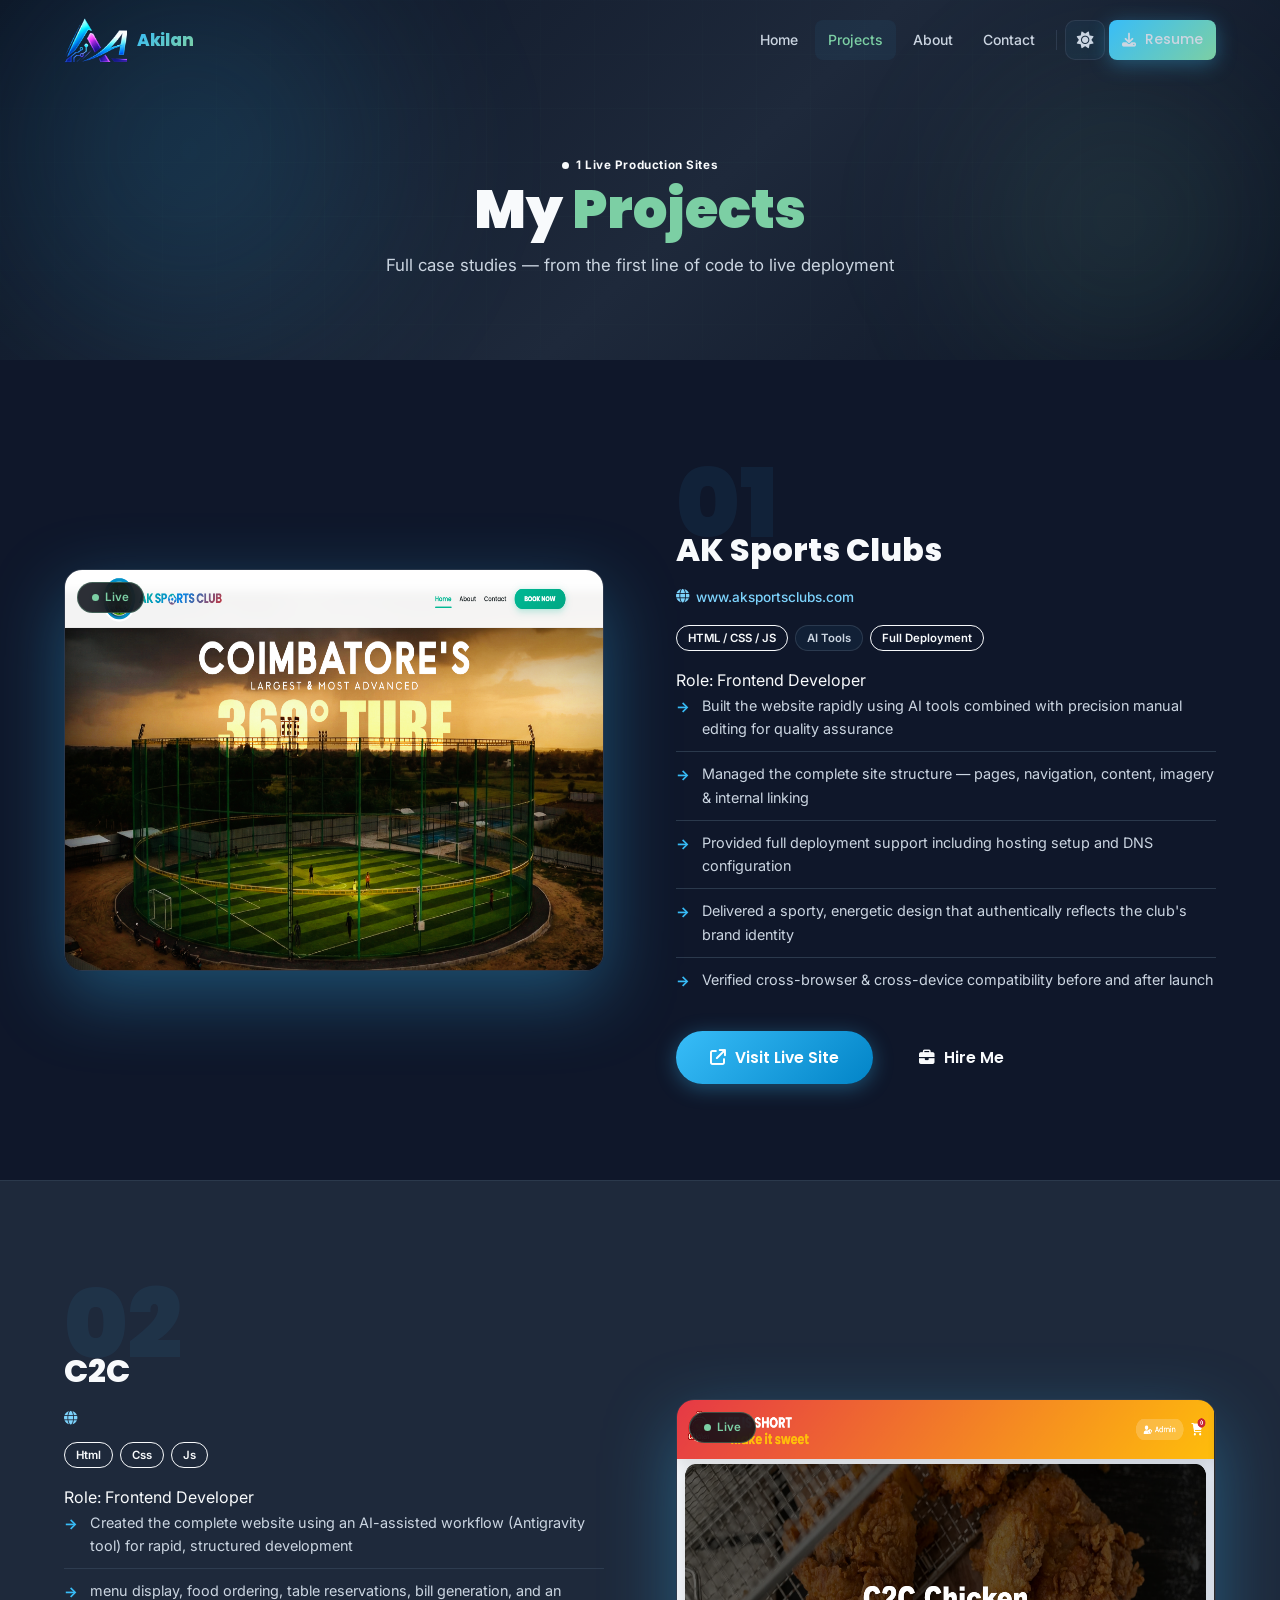
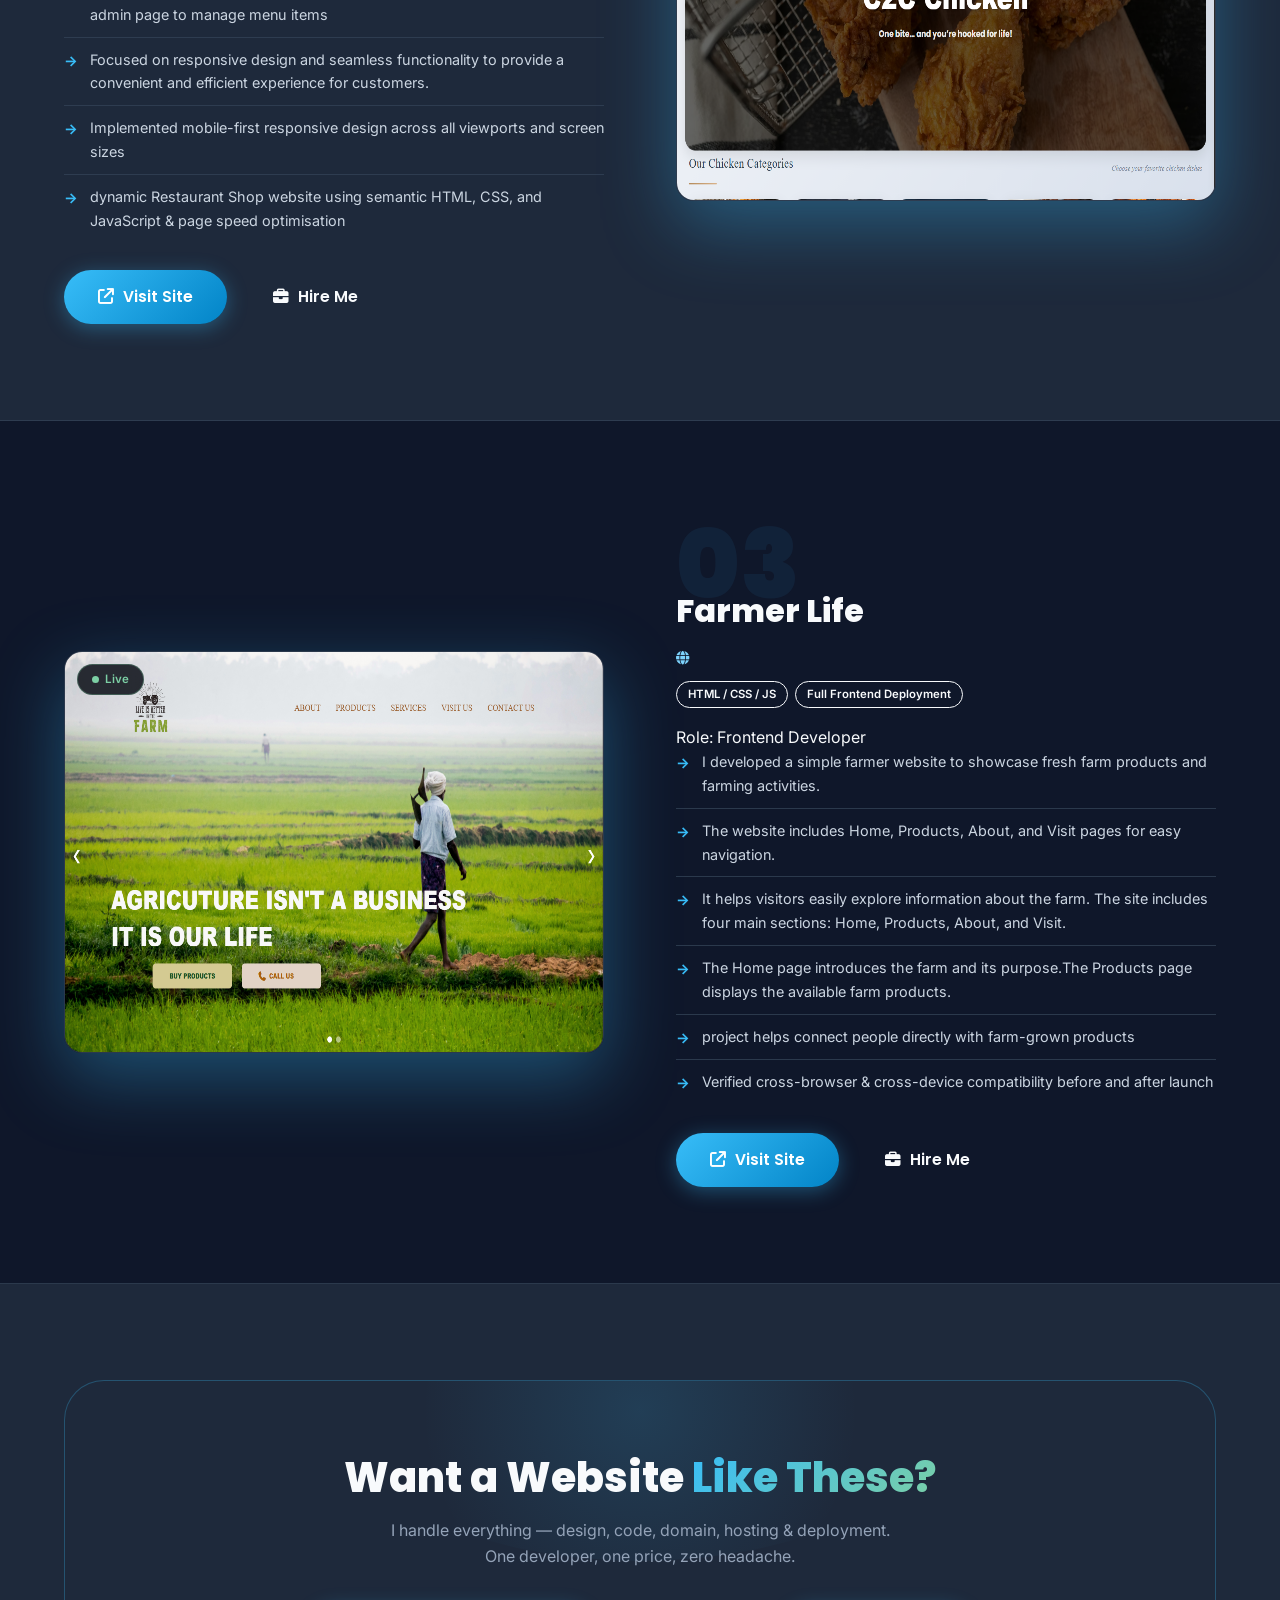
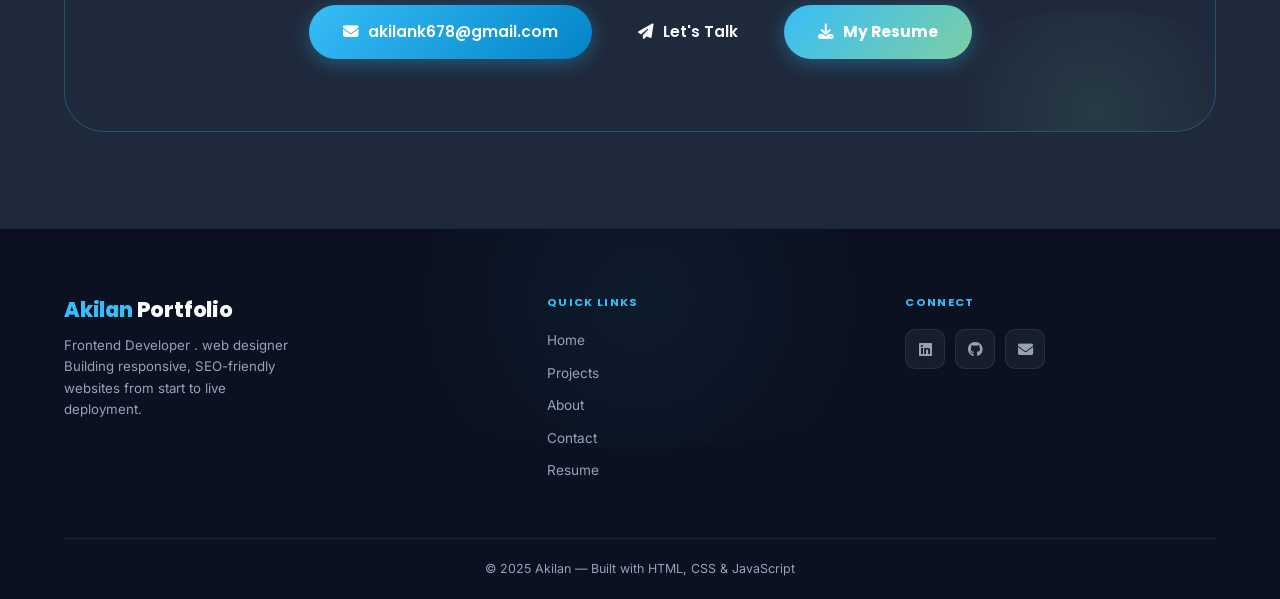
<file: projects.html>
<!DOCTYPE html>
<html lang="en">

<head>
    <!-- ── Primary Meta ─────────────────────────────── -->
    <meta charset="UTF-8" />
    <meta name="viewport" content="width=device-width, initial-scale=1.0" />
    <meta http-equiv="X-UA-Compatible" content="IE=edge" />

    <title>Projects | Akilan K | Frontend Developer</title>
    <meta name="description"
        content="Case studies for AK Sports Club , C2C — built and deployed by Akilan K, Full-Stack Python Developer." />
    <meta name="keywords" content="Akilan K projects, web development, AK Sports Club,C2C web developer" />
    <meta name="author" content="Akilan K" />
    <meta name="robots" content="index, follow" />
    <link rel="canonical" href="https://Akilan.dev/projects.html" />

    <!-- ── Open Graph ───────────────────────────────── -->
    <meta property="og:type" content="website" />
    <meta property="og:url" content="https://Akilan.dev/projects.html" />
    <meta property="og:title" content="Projects | Akilan K" />
    <meta property="og:description"
        content="Full case studies — 1 live production websites built and deployed by akilan K." />
    <meta property="og:image" content="assets/img/og-image.jpg" />
    <meta property="og:site_name" content="Akilan K Portfolio" />

    <!-- ── Twitter Card ─────────────────────────────── -->
    <meta name="twitter:card" content="summary_large_image" />
    <meta name="twitter:title" content="Projects | Akilan K" />
    <meta name="twitter:description" content="Full case studies — 31 live production websites." />
    <meta name="twitter:image" content="assets/img/og-image.jpg" />

    <meta name="theme-color" content="#2F2F33" />

    <!-- Favicons -->
    <link rel="icon" type="image/png" sizes="16x16" href="assets/img/logo1.png" />
    <link rel="icon" type="image/png" sizes="32x32" href="assets/img/logo1.png" />
    <link rel="icon" type="image/png" sizes="48x48" href="assets/img/logo1.png" />
    <link rel="apple-touch-icon" sizes="180x180" href="assets/img/logo1.png" />
    <link rel="manifest" href="site.webmanifest" />

    <!-- ── Fonts & Icons ───────────────────────────── -->
    <link rel="preconnect" href="https://fonts.googleapis.com" />
    <link rel="preconnect" href="https://fonts.gstatic.com" crossorigin />
    <link
        href="https://fonts.googleapis.com/css2?family=Poppins:wght@400;500;600;700;800;900&family=Inter:wght@300;400;500;600;700&display=swap"
        rel="stylesheet" />
    <link rel="stylesheet" href="https://cdnjs.cloudflare.com/ajax/libs/font-awesome/6.5.0/css/all.min.css"
        crossorigin="anonymous" referrerpolicy="no-referrer" />

    <!-- Theme: apply before CSS to prevent flash -->
    <script>!function () { var t = localStorage.getItem('kk-theme') || 'dark'; document.documentElement.setAttribute('data-theme', t) }();</script>
    <link rel="stylesheet" href="assets/css/style.css" />

    <!-- Structured Data: Projects -->
    <script type="application/ld+json">

  </script>
</head>

<body>

    <!-- ══════════════ NAVBAR ══════════════ -->
    <nav id="navbar" role="navigation" aria-label="Main navigation">
        <div class="container nav-inner">
            <a href="index.html" class="nav-logo" aria-label="Akilan K Portfolio Home">
                <img src="assets/img/logo1.png" class="nav-logo-dark" alt="Akilan K" height="64"
                    style="display:block" />
                <img src="assets/img/logo1.png" class="nav-logo-light" alt="Akilan K" height="64"
                    style="display:none" />
                <span class="nav-logo-name"><span class="nav-logo-first">Akilan</span></span>
            </a>
            <ul class="nav-links" id="navLinks" role="menubar">
                <li role="none"><a href="index.html" role="menuitem"><i class="fa fa-house nav-icon"
                            aria-hidden="true"></i>Home</a></li>
                <li role="none"><a href="projects.html" class="active" role="menuitem"><i
                            class="fa fa-folder-open nav-icon" aria-hidden="true"></i>Projects</a></li>
                <li role="none"><a href="about.html" role="menuitem"><i class="fa fa-user nav-icon"
                            aria-hidden="true"></i>About</a></li>
                <li role="none"><a href="contact.html" role="menuitem"><i class="fa fa-envelope nav-icon"
                            aria-hidden="true"></i>Contact</a></li>
                <li class="sep" role="none" aria-hidden="true"></li>
                <li role="none">
                    <button class="theme-toggle" id="themeToggle" aria-label="Switch to light mode" title="Light mode">
                        <i class="fa fa-sun" aria-hidden="true"></i>
                        <span class="theme-label">Light Mode</span>
                    </button>
                </li>
                <li role="none">
                    <a class="btn btn-mix btn-sm" href="assets/docs/Akilan-resume.pdf" download>
                        <i class="fa fa-download" aria-hidden="true"></i> Resume
                    </a>
                </li>
                <li class="nav-social-row" role="none" aria-label="Social links">
                    <a href="mailto:akilank678@gmail.com" class="nav-soc-btn" aria-label="Email"><i
                            class="fa fa-envelope"></i></a>
                    <a href="https://www.linkedin.com/in/akilan-k-a70471276/" target="_blank" rel="noopener noreferrer"
                        class="nav-soc-btn" aria-label="LinkedIn"><i class="fab fa-linkedin"></i></a>
                    <a href="https://github.com/Akilank678" target="_blank" rel="noopener noreferrer"
                        class="nav-soc-btn" aria-label="GitHub"><i class="fab fa-github"></i></a>
                </li>

            </ul>
            <button class="hamburger" id="hamburger" aria-label="Toggle menu" aria-expanded="false"
                aria-controls="navLinks">
                <span></span><span></span><span></span>
            </button>
        </div>
    </nav>

    <!-- ══════════════ PAGE HERO ══════════════ -->
    <header class="page-hero" role="banner" aria-label="Projects page header">
        <div class="hero-grid" aria-hidden="true"></div>
        <div class="hero-blob hero-blob-1" aria-hidden="true"></div>
        <div class="hero-blob hero-blob-2" aria-hidden="true"></div>
        <div class="container" style="position:relative;z-index:1">
            <div class="ph-eyebrow">
                <span class="badge badge-cyan"><span class="dot" aria-hidden="true"></span> 1 Live Production
                    Sites</span>
            </div>
            <h1>My <em>Projects</em></h1>
            <p>Full case studies — from the first line of code to live deployment</p>
        </div>
    </header>

    <!-- ══════════════ CASE STUDY 1 ══════════════ -->
    <article class="case-study" id="aksoprtsclubs" aria-label="Case study: AK soprtsclubs">
        <div class="container">
            <div class="case-inner">
                <div class="case-img reveal-left">
                    <img src="assets/img/projects/aksportsclub.png" alt="AK soprtsclubs website homepage screenshot"
                        width="600" height="400" loading="lazy" />
                    <span class="case-badge">Live</span>
                </div>
                <div class="case-content reveal-right">
                    <div class="case-num" aria-hidden="true">01</div>
                    <h2>AK Sports Clubs</h2>
                    <a href="" target="_blank" rel="noopener noreferrer" class="case-url">
                        <i class="fa fa-globe" aria-hidden="true"></i> www.aksportsclubs.com
                    </a>
                    <div class="case-tags">
                        <span class="tag tag-p">HTML / CSS / JS</span>
                        <span class="tag tag-w">AI Tools</span>
                        <span class="tag tag-c">Full Deployment</span>
                    </div>
                    <p class="prole">Role: Frontend Developer</p>
                    <ul class="case-list" aria-label="Project details">
                        <li>Built the website rapidly using AI tools combined with precision manual editing for quality
                            assurance</li>
                        <li>Managed the complete site structure — pages, navigation, content, imagery &amp; internal
                            linking</li>
                        <li>Provided full deployment support including hosting setup and DNS configuration</li>
                        <li>Delivered a sporty, energetic design that authentically reflects the club's brand identity
                        </li>
                        <li>Verified cross-browser &amp; cross-device compatibility before and after launch</li>
                    </ul>
                    <div class="case-actions">
                        <a href="https://www.aksportsclub.com" target="_blank" rel="noopener noreferrer"
                            class="btn btn-primary btn-lg">
                            <i class="fa fa-arrow-up-right-from-square" aria-hidden="true"></i> Visit Live Site
                        </a>
                        <a href="contact.html" class="btn btn-outline-purple btn-lg">
                            <i class="fa fa-briefcase" aria-hidden="true"></i> Hire Me
                        </a>
                    </div>
                </div>
            </div>
        </div>
    </article>

    <!-- ══════════════ CASE STUDY 2 ══════════════ -->
    <article class="case-study" id="C2C" aria-label="Case study: C2C">
        <div class="container">
            <div class="case-inner flip">
                <div class="case-img reveal-right">
                    <img src="assets/img/projects/C2C.PNG" alt="C2C website homepage screenshot" width="600"
                        height="400" loading="lazy" />
                    <span class="case-badge">Live</span>
                </div>
                <div class="case-content reveal-left">
                    <div class="case-num" aria-hidden="true">02</div>
                    <h2>C2C</h2>
                    <a href="" target="_blank" rel="noopener noreferrer" class="case-url">
                        <i class="fa fa-globe" aria-hidden="true"></i>
                    </a>
                    <div class="case-tags">
                        <span class="tag tag-p">Html</span>
                        <span class="tag tag-c">Css</span>
                        <span class="tag tag-c">Js</span>
                    </div>
                    <p class="prole">Role: Frontend Developer</p>
                    <ul class="case-list">
                        <li>Created the complete website using an AI-assisted workflow (Antigravity tool) for rapid,
                            structured development</li>
                        <li> menu display, food ordering, table reservations, bill generation, and an admin page to
                            manage menu items
                        </li>
                        <li>Focused on responsive design and seamless functionality to provide a convenient and
                            efficient experience for customers.</li>
                        <li>Implemented mobile-first responsive design across all viewports and screen sizes</li>
                        <li>dynamic Restaurant Shop website using semantic HTML, CSS, and JavaScript &amp; page speed
                            optimisation</li>
                    </ul>
                    <div class="case-actions">
                        <a href="https://akilank678.github.io/C2C/" target="_blank" rel="noopener noreferrer"
                            class="btn btn-primary btn-lg">
                            <i class="fa fa-arrow-up-right-from-square" aria-hidden="true"></i> Visit Site
                        </a>
                        <a href="contact.html" class="btn btn-outline-purple btn-lg">
                            <i class="fa fa-briefcase" aria-hidden="true"></i> Hire Me
                        </a>
                    </div>
                </div>
            </div>
        </div>
    </article>

    <!-- ══════════════ CASE STUDY 3 ══════════════ -->
    <article class="case-study" id="Farmer Life" aria-label="Case study: Farmer Life">
        <div class="container">
            <div class="case-inner">
                <div class="case-img reveal-left">
                    <img src="assets/img/projects/farmerlife.PNG" alt="Farmer Life website homepage screenshot"
                        width="600" height="400" loading="lazy" />
                    <span class="case-badge">Live</span>
                </div>
                <div class="case-content reveal-right">
                    <div class="case-num" aria-hidden="true">03</div>
                    <h2>Farmer Life</h2>
                    <a href=" https://akilank678.github.io/Farmer_life/" target="_blank" rel="noopener noreferrer"
                        class="case-url">
                        <i class="fa fa-globe" aria-hidden="true"></i>
                    </a>
                    <div class="case-tags">
                        <span class="tag tag-p">HTML / CSS / JS</span>
                        <span class="tag tag-c">Full Frontend Deployment</span>
                    </div>
                    <p class="prole">Role: Frontend Developer</p>
                    <ul class="case-list">
                        <li>I developed a simple farmer website to showcase fresh farm products and farming activities.
                        </li>
                        <li>The website includes Home, Products, About, and Visit pages for easy navigation.</li>
                        <li>It helps visitors easily explore information about the farm. The site includes four main
                            sections: Home, Products, About, and Visit.</li>
                        <li>The Home page introduces the farm and its purpose.The Products page displays the available
                            farm products.
                        </li>
                        <li>project helps connect people directly with farm-grown products</li>
                        <li>Verified cross-browser &amp; cross-device compatibility before and after launch</li>
                    </ul>
                    <div class="case-actions">
                        <a href="" target="_blank" rel="noopener noreferrer" class="btn btn-primary btn-lg">
                            <i class="fa fa-arrow-up-right-from-square" aria-hidden="true"></i> Visit Site
                        </a>
                        <a href="contact.html" class="btn btn-outline-purple btn-lg">
                            <i class="fa fa-briefcase" aria-hidden="true"></i> Hire Me
                        </a>
                    </div>
                </div>
            </div>
        </div>
    </article>

    <!-- ══════════════ CTA ══════════════ -->
    <section id="cta-band" aria-label="Hire me call to action">
        <div class="container">
            <div class="cta-box reveal">
                <h2>Want a Website <span class="grad-text">Like These?</span></h2>
                <p>I handle everything — design, code, domain, hosting &amp; deployment. One developer, one price, zero
                    headache.</p>
                <div class="cta-row">
                    <a href="mailto:akilank678@gmail.com" class="btn btn-primary btn-lg">
                        <i class="fa fa-envelope" aria-hidden="true"></i> akilank678@gmail.com
                    </a>
                    <a href="contact.html" class="btn btn-outline-cyan btn-lg">
                        <i class="fa fa-paper-plane" aria-hidden="true"></i> Let's Talk
                    </a>
                    <a href="assets/docs/Akilan-resume.pdf" download class="btn btn-mix btn-lg">
                        <i class="fa fa-download" aria-hidden="true"></i> My Resume
                    </a>
                </div>
            </div>
        </div>
    </section>

    <!-- ══════════════ FOOTER ══════════════ -->
    <footer id="footer" role="contentinfo">
        <div class="container">
            <div class="footer-grid">

                <!-- Brand -->
                <div class="footer-brand">
                    <div class="footer-logo-text"><span>Akilan</span> Portfolio</div>
                    <p class="footer-tagline">Frontend Developer . web designer Building responsive, SEO-friendly
                        websites
                        from start to live deployment.</p>
                </div>

                <!-- Quick Links -->
                <div class="footer-col">
                    <div class="footer-col-title">Quick Links</div>
                    <nav class="footer-links" aria-label="Footer navigation">
                        <a href="index.html"> Home</a>
                        <a href="projects.html">Projects</a>
                        <a href="about.html">About</a>
                        <a href="contact.html">Contact</a>
                        <a href="assets/docs/Akilan-resume.pdf" download>Resume</a>
                    </nav>
                </div>

                <!-- Social -->
                <div class="footer-col">
                    <div class="footer-col-title">Connect</div>
                    <div class="footer-social-row">
                        <a href="https://www.linkedin.com/in/akilan-k-a70471276/" target="_blank"
                            rel="noopener noreferrer" class="footer-soc-btn" aria-label="LinkedIn"><i
                                class="fab fa-linkedin"></i></a>
                        <a href="https://github.com/Akilank678s" target="_blank" rel="noopener noreferrer"
                            class="footer-soc-btn" aria-label="GitHub"><i class="fab fa-github"></i></a>
                        <a href="mailto:akilank678@gmail.com" class="footer-soc-btn" aria-label="Email"><i
                                class="fa fa-envelope"></i></a>
                    </div>
                </div>

            </div>

            <!-- Copyright -->
            <div class="footer-bottom">
                <p class="footer-copy">© 2025 Akilan — Built with HTML, CSS &amp; JavaScript</p>
            </div>
        </div>
    </footer>

    <button id="btt" aria-label="Back to top"><i class="fa fa-arrow-up" aria-hidden="true"></i></button>
    <script src="assets/js/main.js"></script>
</body>

</html>
</file>
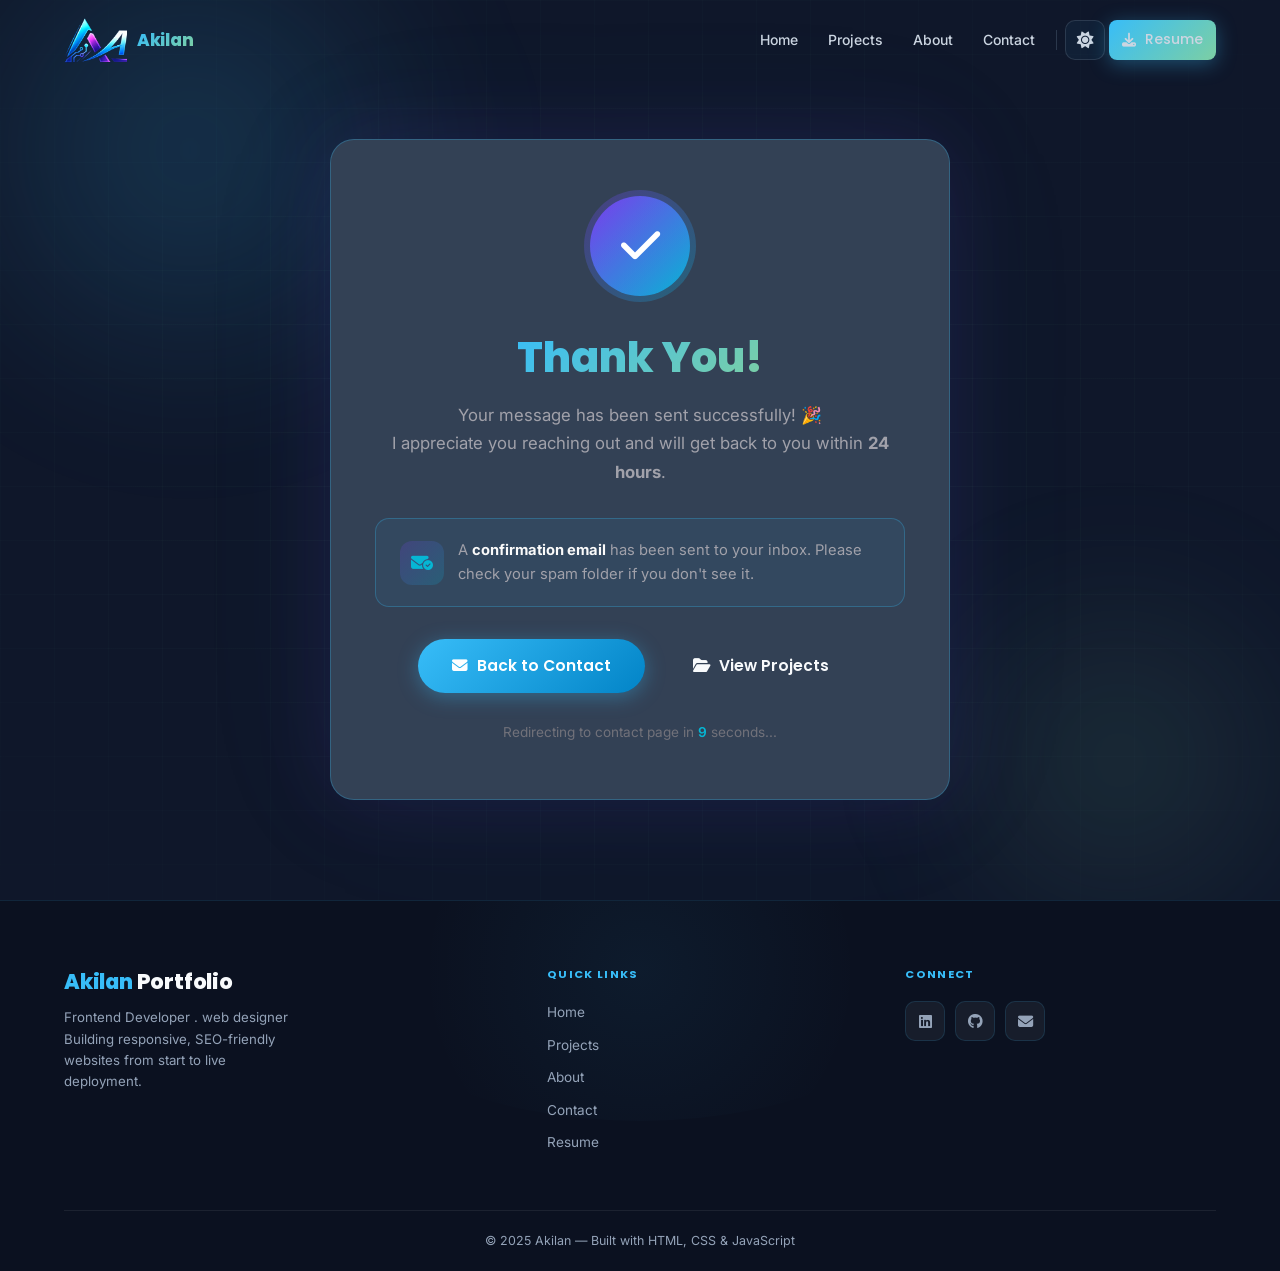
<file: thank.html>
<!DOCTYPE html>
<html lang="en">

<head>
    <!-- ── Primary Meta ─────────────────────────────── -->
    <meta charset="UTF-8" />
    <meta name="viewport" content="width=device-width, initial-scale=1.0" />
    <meta http-equiv="X-UA-Compatible" content="IE=edge" />

    <title>Thank You | Akilan K | Frontend Developer</title>
    <meta name="description"
        content="Thank you for contacting Akilan K. Your message has been received and I'll get back to you within 24 hours." />
    <meta name="author" content="Akilan K" />
    <meta name="robots" content="noindex, nofollow" />

    <meta name="theme-color" content="#2F2F33" />

    <!-- Favicons -->
    <link rel="icon" type="image/png" sizes="16x16" href="assets/img/logo1.png" />
    <link rel="icon" type="image/png" sizes="32x32" href="assets/img/logo1.png" />
    <link rel="icon" type="image/png" sizes="48x48" href="assets/img/logo1.png" />
    <link rel="apple-touch-icon" sizes="180x180" href="assets/img/logo1.png" />
    <link rel="manifest" href="site.webmanifest" />

    <!-- ── Fonts & Icons ───────────────────────────── -->
    <link rel="preconnect" href="https://fonts.googleapis.com" />
    <link rel="preconnect" href="https://fonts.gstatic.com" crossorigin />
    <link
        href="https://fonts.googleapis.com/css2?family=Poppins:wght@400;500;600;700;800;900&family=Inter:wght@300;400;500;600;700&display=swap"
        rel="stylesheet" />
    <link rel="stylesheet" href="https://cdnjs.cloudflare.com/ajax/libs/font-awesome/6.5.0/css/all.min.css"
        crossorigin="anonymous" referrerpolicy="no-referrer" />

    <!-- Theme: apply before CSS to prevent flash -->
    <script>!function () { var t = localStorage.getItem('AK-theme') || 'dark'; document.documentElement.setAttribute('data-theme', t) }();</script>
    <link rel="stylesheet" href="assets/css/style.css" />

    <style>
        /* ── Thank-You Page Specific Styles ── */
        .thank-hero {
            min-height: 100vh;
            display: flex;
            align-items: center;
            justify-content: center;
            position: relative;
            overflow: hidden;
            padding: 120px 20px 80px;
        }

        .thank-card {
            position: relative;
            z-index: 2;
            text-align: center;
            max-width: 620px;
            padding: 56px 44px;
            border-radius: 24px;
            background: var(--card-2, rgba(30, 30, 40, 0.85));
            border: 1px solid var(--b-i, rgba(255, 255, 255, 0.06));
            backdrop-filter: blur(18px);
            -webkit-backdrop-filter: blur(18px);
            box-shadow:
                0 0 80px rgba(124, 58, 237, 0.12),
                0 0 160px rgba(6, 182, 212, 0.06);
            animation: thankCardIn 0.8s cubic-bezier(0.22, 1, 0.36, 1) both;
        }

        @keyframes thankCardIn {
            from {
                opacity: 0;
                transform: translateY(40px) scale(0.96);
            }
            to {
                opacity: 1;
                transform: translateY(0) scale(1);
            }
        }

        /* ── Animated Checkmark Circle ── */
        .thank-check-wrap {
            width: 100px;
            height: 100px;
            margin: 0 auto 28px;
            position: relative;
        }

        .thank-check-circle {
            width: 100px;
            height: 100px;
            border-radius: 50%;
            background: linear-gradient(135deg, #7c3aed, #06b6d4);
            display: flex;
            align-items: center;
            justify-content: center;
            animation: checkPop 0.6s 0.3s cubic-bezier(0.34, 1.56, 0.64, 1) both;
            position: relative;
        }

        .thank-check-circle::before {
            content: '';
            position: absolute;
            inset: -6px;
            border-radius: 50%;
            background: linear-gradient(135deg, rgba(124, 58, 237, 0.3), rgba(6, 182, 212, 0.3));
            z-index: -1;
            animation: ringPulse 2s ease-in-out infinite;
        }

        @keyframes checkPop {
            from {
                opacity: 0;
                transform: scale(0);
            }
            to {
                opacity: 1;
                transform: scale(1);
            }
        }

        @keyframes ringPulse {
            0%, 100% {
                transform: scale(1);
                opacity: 0.5;
            }
            50% {
                transform: scale(1.15);
                opacity: 0;
            }
        }

        .thank-check-circle i {
            font-size: 2.8rem;
            color: #fff;
            animation: checkDraw 0.5s 0.7s ease both;
        }

        @keyframes checkDraw {
            from {
                opacity: 0;
                transform: scale(0) rotate(-45deg);
            }
            to {
                opacity: 1;
                transform: scale(1) rotate(0deg);
            }
        }

        /* ── Typography ── */
        .thank-title {
            font-family: var(--font-head, 'Poppins', sans-serif);
            font-size: clamp(1.8rem, 4vw, 2.6rem);
            font-weight: 800;
            margin-bottom: 8px;
            animation: fadeUp 0.6s 0.5s ease both;
        }

        .thank-title .grad-text {
            background: var(--grad-mix, linear-gradient(135deg, #7c3aed, #06b6d4));
            -webkit-background-clip: text;
            -webkit-text-fill-color: transparent;
            background-clip: text;
        }

        .thank-subtitle {
            font-family: var(--font-body, 'Inter', sans-serif);
            font-size: 1.05rem;
            color: var(--txt-2, #a1a1aa);
            line-height: 1.7;
            margin-bottom: 32px;
            animation: fadeUp 0.6s 0.65s ease both;
        }

        @keyframes fadeUp {
            from {
                opacity: 0;
                transform: translateY(20px);
            }
            to {
                opacity: 1;
                transform: translateY(0);
            }
        }

        /* ── Info Box ── */
        .thank-info {
            background: var(--surface, rgba(255, 255, 255, 0.04));
            border: 1px solid var(--b-i, rgba(255, 255, 255, 0.06));
            border-radius: 14px;
            padding: 20px 24px;
            margin-bottom: 32px;
            display: flex;
            align-items: center;
            gap: 14px;
            text-align: left;
            animation: fadeUp 0.6s 0.8s ease both;
        }

        .thank-info-icon {
            width: 44px;
            height: 44px;
            border-radius: 12px;
            background: linear-gradient(135deg, rgba(124, 58, 237, 0.2), rgba(6, 182, 212, 0.2));
            display: flex;
            align-items: center;
            justify-content: center;
            flex-shrink: 0;
        }

        .thank-info-icon i {
            font-size: 1.1rem;
            color: #06b6d4;
        }

        .thank-info-text {
            font-size: 0.92rem;
            color: var(--txt-2, #a1a1aa);
            line-height: 1.6;
        }

        .thank-info-text strong {
            color: var(--txt-1, #fafafa);
        }

        /* ── Buttons ── */
        .thank-actions {
            display: flex;
            gap: 14px;
            justify-content: center;
            flex-wrap: wrap;
            animation: fadeUp 0.6s 0.95s ease both;
        }

        /* ── Confetti-like Particles ── */
        .thank-particles {
            position: absolute;
            inset: 0;
            z-index: 1;
            pointer-events: none;
            overflow: hidden;
        }

        .particle {
            position: absolute;
            border-radius: 50%;
            opacity: 0;
            animation: particleFloat 3s ease-in-out infinite;
        }

        .particle:nth-child(1) {
            width: 8px;
            height: 8px;
            background: #7c3aed;
            top: 20%;
            left: 15%;
            animation-delay: 0s;
            animation-duration: 4s;
        }

        .particle:nth-child(2) {
            width: 6px;
            height: 6px;
            background: #06b6d4;
            top: 30%;
            right: 20%;
            animation-delay: 0.5s;
            animation-duration: 3.5s;
        }

        .particle:nth-child(3) {
            width: 10px;
            height: 10px;
            background: #a855f7;
            bottom: 25%;
            left: 25%;
            animation-delay: 1s;
            animation-duration: 4.5s;
        }

        .particle:nth-child(4) {
            width: 5px;
            height: 5px;
            background: #22d3ee;
            top: 50%;
            right: 12%;
            animation-delay: 1.5s;
            animation-duration: 3s;
        }

        .particle:nth-child(5) {
            width: 7px;
            height: 7px;
            background: #7c3aed;
            bottom: 35%;
            right: 30%;
            animation-delay: 2s;
            animation-duration: 5s;
        }

        .particle:nth-child(6) {
            width: 4px;
            height: 4px;
            background: #06b6d4;
            top: 15%;
            left: 40%;
            animation-delay: 0.8s;
            animation-duration: 3.8s;
        }

        @keyframes particleFloat {
            0%, 100% {
                opacity: 0;
                transform: translateY(0) scale(0);
            }
            20% {
                opacity: 0.7;
                transform: translateY(-20px) scale(1);
            }
            80% {
                opacity: 0.3;
                transform: translateY(-60px) scale(0.8);
            }
        }

        /* ── Auto-redirect countdown ── */
        .thank-countdown {
            margin-top: 28px;
            font-size: 0.85rem;
            color: var(--txt-3, #71717a);
            animation: fadeUp 0.6s 1.1s ease both;
        }

        .thank-countdown span {
            color: #06b6d4;
            font-weight: 600;
        }

        /* ── Responsive ── */
        @media (max-width: 600px) {
            .thank-card {
                padding: 40px 24px;
            }

            .thank-check-wrap {
                width: 80px;
                height: 80px;
            }

            .thank-check-circle {
                width: 80px;
                height: 80px;
            }

            .thank-check-circle i {
                font-size: 2.2rem;
            }

            .thank-actions {
                flex-direction: column;
            }

            .thank-actions .btn {
                width: 100%;
                justify-content: center;
            }
        }
    </style>
</head>

<body>

    <!-- ══════════════ NAVBAR ══════════════ -->
    <nav id="navbar" role="navigation" aria-label="Main navigation">
        <div class="container nav-inner">
            <a href="index.html" class="nav-logo" aria-label="Akilan K Portfolio Home">
                <img src="assets/img/logo1.png" class="nav-logo-dark" alt="Akilan K" height="64"
                    style="display:block" />
                <img src="assets/img/logo1.png" class="nav-logo-light" alt="Akilan K" height="64"
                    style="display:none" />
                <span class="nav-logo-name"><span class="nav-logo-first">Akilan</span></span>
            </a>
            <ul class="nav-links" id="navLinks" role="menubar">
                <li role="none"><a href="index.html" role="menuitem"><i class="fa fa-house nav-icon"
                            aria-hidden="true"></i>Home</a></li>
                <li role="none"><a href="projects.html" role="menuitem"><i class="fa fa-folder-open nav-icon"
                            aria-hidden="true"></i>Projects</a></li>
                <li role="none"><a href="about.html" role="menuitem"><i class="fa fa-user nav-icon"
                            aria-hidden="true"></i>About</a></li>
                <li role="none"><a href="contact.html" role="menuitem"><i class="fa fa-envelope nav-icon"
                            aria-hidden="true"></i>Contact</a></li>
                <li class="sep" role="none" aria-hidden="true"></li>
                <li role="none">
                    <button class="theme-toggle" id="themeToggle" aria-label="Switch to light mode" title="Light mode">
                        <i class="fa fa-sun" aria-hidden="true"></i>
                        <span class="theme-label">Light Mode</span>
                    </button>
                </li>
                <li role="none">
                    <a class="btn btn-mix btn-sm" href="assets/docs/Akilan-resume.pdf" download>
                        <i class="fa fa-download" aria-hidden="true"></i> Resume
                    </a>
                </li>
                <li class="nav-social-row" role="none" aria-label="Social links">
                    <a href="mailto:akilank678@gmail.com" class="nav-soc-btn" aria-label="Email"><i
                            class="fa fa-envelope"></i></a>
                    <a href="https://www.linkedin.com/in/akilan-k-a70471276/" target="_blank"
                        rel="noopener noreferrer" class="nav-soc-btn" aria-label="LinkedIn"><i
                            class="fab fa-linkedin"></i></a>
                    <a href="https://github.com/Akilank678" target="_blank" rel="noopener noreferrer"
                        class="nav-soc-btn" aria-label="GitHub"><i class="fab fa-github"></i></a>
                </li>

            </ul>
            <button class="hamburger" id="hamburger" aria-label="Toggle menu" aria-expanded="false"
                aria-controls="navLinks">
                <span></span><span></span><span></span>
            </button>
        </div>
    </nav>

    <!-- ══════════════ THANK YOU SECTION ══════════════ -->
    <section class="thank-hero" aria-label="Thank you confirmation">
        <div class="hero-grid" aria-hidden="true"></div>
        <div class="hero-blob hero-blob-1" aria-hidden="true"></div>
        <div class="hero-blob hero-blob-2" aria-hidden="true"></div>

        <!-- Floating particles -->
        <div class="thank-particles" aria-hidden="true">
            <div class="particle"></div>
            <div class="particle"></div>
            <div class="particle"></div>
            <div class="particle"></div>
            <div class="particle"></div>
            <div class="particle"></div>
        </div>

        <div class="thank-card">
            <!-- Animated checkmark -->
            <div class="thank-check-wrap">
                <div class="thank-check-circle">
                    <i class="fa fa-check"></i>
                </div>
            </div>

            <h1 class="thank-title">
                <span class="grad-text">Thank You!</span>
            </h1>
            <p class="thank-subtitle">
                Your message has been sent successfully! 🎉<br>
                I appreciate you reaching out and will get back to you within <strong>24 hours</strong>.
            </p>

            <!-- Info box -->
            <div class="thank-info">
                <div class="thank-info-icon">
                    <i class="fa fa-envelope-circle-check"></i>
                </div>
                <div class="thank-info-text">
                    A <strong>confirmation email</strong> has been sent to your inbox.
                    Please check your spam folder if you don't see it.
                </div>
            </div>

            <!-- Action buttons -->
            <div class="thank-actions">
                <a href="contact.html" class="btn btn-primary btn-lg">
                    <i class="fa fa-envelope" aria-hidden="true"></i> Back to Contact
                </a>
                <a href="projects.html" class="btn btn-outline-cyan btn-lg">
                    <i class="fa fa-folder-open" aria-hidden="true"></i> View Projects
                </a>
            </div>

            <!-- Auto redirect countdown -->
            <div class="thank-countdown">
                Redirecting to contact page in <span id="countdown">10</span> seconds...
            </div>
        </div>
    </section>

    <!-- ══════════════ FOOTER ══════════════ -->
    <footer id="footer" role="contentinfo">
        <div class="container">
            <div class="footer-grid">

                <!-- Brand -->
                <div class="footer-brand">
                    <div class="footer-logo-text"><span>Akilan</span> Portfolio</div>
                    <p class="footer-tagline">Frontend Developer . web designer   Building responsive, SEO-friendly websites
                        from start to live deployment.</p>
                </div>

                <!-- Quick Links -->
                <div class="footer-col">
                    <div class="footer-col-title">Quick Links</div>
                    <nav class="footer-links" aria-label="Footer navigation">
                        <a href="index.html">Home</a>
                        <a href="projects.html"> Projects</a>
                        <a href="about.html"> About</a>
                        <a href="contact.html">Contact</a>
                        <a href="assets/docs/Akilan-resume.pdf" download>Resume</a>
                    </nav>
                </div>

                <!-- Social -->
                <div class="footer-col">
                    <div class="footer-col-title">Connect</div>
                    <div class="footer-social-row">
                        <a href="https://www.linkedin.com/in/akilan-k-a70471276/" target="_blank"
                            rel="noopener noreferrer" class="footer-soc-btn" aria-label="LinkedIn"><i
                                class="fab fa-linkedin"></i></a>
                        <a href="https://github.com/Akilank678" target="_blank" rel="noopener noreferrer"
                            class="footer-soc-btn" aria-label="GitHub"><i class="fab fa-github"></i></a>
                        <a href="mailto:akilank678@gmail.com" class="footer-soc-btn" aria-label="Email"><i
                                class="fa fa-envelope"></i></a>
                    </div>
                </div>

            </div>

            <!-- Copyright -->
            <div class="footer-bottom">
                <p class="footer-copy">© 2025 Akilan — Built with HTML, CSS &amp; JavaScript</p>
            </div>
        </div>
    </footer>

    <button id="btt" aria-label="Back to top"><i class="fa fa-arrow-up" aria-hidden="true"></i></button>
    <script src="assets/js/main.js"></script>

    <!-- Auto-redirect countdown -->
    <script>
        (function () {
            let seconds = 10;
            const countdownEl = document.getElementById('countdown');
            const timer = setInterval(function () {
                seconds--;
                if (countdownEl) countdownEl.textContent = seconds;
                if (seconds <= 0) {
                    clearInterval(timer);
                    window.location.href = 'contact.html';
                }
            }, 1000);
        })();
    </script>
</body>

</html>
</file>
<file: assets/css/style.css>
/* ============================================================
   AKIL K – PORTFOLIO  ·  style.css
   THEME: Ice Blue (primary) + Mint Green (secondary)
   Light/Dark mode via [data-theme] on <html>
   ============================================================ */

@import url('https://fonts.googleapis.com/css2?family=Playfair+Display:wght@600;700;800&family=Poppins:wght@400;500;600;700;800;900&family=Inter:wght@300;400;500;600;700&display=swap');

/* ─ Dark Theme (default) ─────────────────────────────── */
:root,
[data-theme="dark"] {
  --bg: #0F172A;
  --bg-2: #1E293B;
  --card: #1E293B;
  --card-2: #334155;
  --border: rgba(51, 65, 85, .8);
  --text: #F8FAFC;
  --text-mid: #CBD5E1;
  --text-muted: #94A3B8;
  --surface: rgba(56, 189, 248, .06);
  --nav-bg: rgba(15, 23, 42, .93);
  --shadow: 0 8px 40px rgba(0, 0, 0, .35);
  --shadow-lg: 0 20px 64px rgba(0, 0, 0, .45);
  --is-dark: 1;
}

/* ─ Light Theme ──────────────────────────────────────── */
[data-theme="light"] {
  --bg: #E9EDF2;
  --bg-2: #F0F4F8;
  --card: rgba(255, 255, 255, 0.55);
  --card-2: #E2EAF0;
  --border: rgba(124, 207, 164, .20);
  --text: #5B636A;
  --text-mid: #5B636A;
  --text-muted: #8A939B;
  --surface: rgba(124, 207, 164, .10);
  --nav-bg: rgba(233, 237, 242, .96);
  --shadow: 0 8px 40px rgba(124, 207, 164, .14);
  --shadow-lg: 0 20px 64px rgba(124, 207, 164, .18);
  --is-dark: 0;
}

/* ─ Accent tokens (shared both themes) ──────────────── */
:root {
  --indigo: #38BDF8;
  --indigo-l: #7DD3FC;
  --indigo-d: #0284C7;
  --emerald: #7CCFA4;
  --emerald-l: #A8E6CF;
  --emerald-d: #5BBF95;
  --rose: #FB7185;

  --glow-i: rgba(56, 189, 248, .35);
  --glow-e: rgba(124, 207, 164, .28);
  --b-i: rgba(56, 189, 248, .28);
  --b-e: rgba(124, 207, 164, .22);

  --grad-i: linear-gradient(135deg, #38BDF8, #0284C7);
  --grad-e: linear-gradient(135deg, #7CCFA4, #5BBF95);
  --grad-mix: linear-gradient(135deg, #38BDF8 0%, #7CCFA4 100%);
  --grad-hero: linear-gradient(135deg, #0C1424 0%, #1E293B 55%, #0C1424 100%);

  --r-sm: 10px;
  --r-md: 18px;
  --r-lg: 28px;
  --r-xl: 40px;
  --t: .3s;
  --ease: cubic-bezier(.4, 0, .2, 1);
  --font-head: 'Poppins', sans-serif;
  --font-body: 'Inter', sans-serif;
}

/* ─ Reset ────────────────────────────────────────────── */
*,
*::before,
*::after {
  box-sizing: border-box;
  margin: 0;
  padding: 0
}

html {
  scroll-behavior: smooth;
  overflow-x: hidden;
  -webkit-text-size-adjust: 100%;
  -webkit-font-smoothing: antialiased
}

body {
  font-family: var(--font-body);
  background: var(--bg);
  color: var(--text);
  line-height: 1.65;
  overflow-x: hidden;
  transition: background .35s var(--ease), color .35s var(--ease);
}

img {
  max-width: 100%;
  display: block
}

a {
  text-decoration: none;
  color: inherit
}

ul,
ol {
  list-style: none
}

button {
  font-family: inherit;
  cursor: pointer;
  border: none;
  outline: none
}

input,
textarea {
  font-family: inherit;
  outline: none
}

/* ─ Utility ──────────────────────────────────────────── */
.container {
  width: 90%;
  max-width: 1200px;
  margin-inline: auto
}

.grad-text {
  background: var(--grad-mix);
  -webkit-background-clip: text;
  -webkit-text-fill-color: transparent;
  background-clip: text;
}

/* ─ Section header ───────────────────────────────────── */
.section-header {
  text-align: center;
  margin-bottom: 56px
}

.section-header .eyebrow {
  display: inline-flex;
  align-items: center;
  gap: 8px;
  font-size: .73rem;
  font-weight: 700;
  letter-spacing: .12em;
  text-transform: uppercase;
  color: var(--emerald);
  margin-bottom: 12px;
}

.section-header .eyebrow::before,
.section-header .eyebrow::after {
  content: '';
  display: block;
  width: 22px;
  height: 1px;
  background: var(--emerald);
  opacity: .4;
}

.section-header h2 {
  font-family: var(--font-head);
  font-size: clamp(1.75rem, 3.5vw, 2.6rem);
  font-weight: 800;
  line-height: 1.15;
  color: var(--text);
}

.section-header h2 em {
  font-style: normal;
  color: var(--indigo)
}

[data-theme="dark"] .section-header h2 em {
  color: var(--emerald-l)
}

.section-header p {
  margin-top: 10px;
  color: var(--text-muted);
  font-size: .97rem;
  max-width: 520px;
  margin-inline: auto
}

/* ─ Badges ───────────────────────────────────────────── */
.badge {
  display: inline-flex;
  align-items: center;
  gap: 7px;
  padding: 5px 14px;
  border-radius: 999px;
  font-size: .73rem;
  font-weight: 700;
  letter-spacing: .05em
}

.badge-i {
  background: rgba(56, 189, 248, .12);
  border: 1px solid var(--b-i);
  color: var(--indigo-l)
}

.badge-e {
  background: rgba(124, 207, 164, .08);
  border: 1px solid var(--b-e);
  color: var(--emerald-l)
}

.badge .dot {
  width: 7px;
  height: 7px;
  border-radius: 50%;
  background: currentColor;
  animation: blink 1.3s ease-in-out infinite
}

@keyframes blink {

  0%,
  100% {
    opacity: 1
  }

  50% {
    opacity: .2
  }
}

/* ─ Tags ─────────────────────────────────────────────── */
.tag {
  display: inline-block;
  padding: 3px 11px;
  border-radius: 999px;
  font-size: .71rem;
  font-weight: 600;
  border: 1px solid
}

.tag-i {
  color: var(--indigo-l);
  background: rgba(124, 207, 164, .1);
  border-color: var(--b-i)
}

.tag-e {
  color: var(--emerald-l);
  background: rgba(124, 207, 164, .07);
  border-color: var(--b-e)
}

.tag-r {
  color: #FB7185;
  background: rgba(244, 63, 94, .07);
  border-color: rgba(244, 63, 94, .2)
}

.tag-w {
  color: var(--text-mid);
  background: var(--surface);
  border-color: var(--border)
}

/* ─ Buttons ──────────────────────────────────────────── */
.btn {
  display: inline-flex;
  align-items: center;
  gap: 9px;
  padding: 12px 28px;
  border-radius: 999px;
  font-family: var(--font-head);
  font-weight: 600;
  font-size: .9rem;
  transition: all var(--t) var(--ease);
  white-space: nowrap;
  position: relative;
  overflow: hidden;
}

.btn-primary {
  background: var(--grad-i);
  color: #fff;
  box-shadow: 0 4px 20px var(--glow-i)
}

.btn-primary:hover {
  transform: translateY(-2px);
  box-shadow: 0 10px 32px var(--glow-i)
}

.btn-emerald {
  background: var(--grad-e);
  color: #fff;
  box-shadow: 0 4px 20px var(--glow-e)
}

.btn-emerald:hover {
  transform: translateY(-2px);
  box-shadow: 0 10px 32px var(--glow-e)
}

.btn-mix {
  background: var(--grad-mix);
  color: #fff;
  font-weight: 700;
  box-shadow: 0 4px 20px var(--glow-i)
}

.btn-mix:hover {
  transform: translateY(-2px);
  box-shadow: 0 10px 32px var(--glow-i)
}

.btn-outline-i {
  background: transparent;
  color: var(--indigo-l);
  border: 2px solid var(--b-i)
}

.btn-outline-i:hover {
  background: rgba(124, 207, 164, .12);
  transform: translateY(-2px)
}

.btn-outline-e {
  background: transparent;
  color: var(--emerald-l);
  border: 2px solid var(--b-e)
}

.btn-outline-e:hover {
  background: rgba(124, 207, 164, .1);
  transform: translateY(-2px)
}

.btn-ghost {
  background: transparent;
  color: var(--text-mid);
  border: 2px solid var(--border)
}

.btn-ghost:hover {
  border-color: var(--emerald);
  color: var(--emerald);
  transform: translateY(-2px)
}

.btn-sm {
  padding: 9px 20px;
  font-size: .82rem
}

.btn-lg {
  padding: 14px 34px;
  font-size: .97rem
}

/* ─ Reveal animations ────────────────────────────────── */
.reveal {
  opacity: 0;
  transform: translateY(28px);
  transition: opacity .7s var(--ease), transform .7s var(--ease)
}

.reveal.visible {
  opacity: 1;
  transform: none
}

.reveal-left {
  opacity: 0;
  transform: translateX(-28px);
  transition: opacity .7s var(--ease), transform .7s var(--ease)
}

.reveal-left.visible {
  opacity: 1;
  transform: none
}

.reveal-right {
  opacity: 0;
  transform: translateX(28px);
  transition: opacity .7s var(--ease), transform .7s var(--ease)
}

.reveal-right.visible {
  opacity: 1;
  transform: none
}

/* ══════════════════════════════════════════
   NAVBAR
══════════════════════════════════════════ */
#navbar {
  position: fixed;
  top: 0;
  left: 0;
  right: 0;
  z-index: 1000;
  padding: 6px 0;
  transition: background var(--t), box-shadow var(--t), backdrop-filter var(--t);
}

#navbar.scrolled {
  background: var(--nav-bg);
  backdrop-filter: blur(18px);
  -webkit-backdrop-filter: blur(18px);
  box-shadow: 0 1px 0 var(--border), 0 4px 28px rgba(0, 0, 0, .18);
}

.nav-inner {
  display: flex;
  align-items: center;
  justify-content: space-between;
  height: 68px
}

.nav-logo {
  display: flex;
  align-items: center;
  text-decoration: none;
}

/* Theme-aware logo switching */
.nav-logo-dark {
  display: block
}

.nav-logo-light {
  display: none
}

[data-theme="light"] .nav-logo-dark {
  display: none
}

[data-theme="light"] .nav-logo-light {
  display: block
}

/* Responsive navbar logo sizes */
.nav-logo img {
  height: 48px;
  width: auto;
  object-fit: contain;
  transition: opacity .2s;
}

@media(max-width:900px) {
  .nav-logo img {
    height: 38px
  }
}

/* Footer logo image */
.footer-logo img {
  height: 40px;
  width: auto;
  object-fit: contain;
  opacity: .85;
  transition: opacity .2s;
}

.footer-logo img:hover {
  opacity: 1
}

/* Dark/light footer logo */
.footer-logo-dark {
  display: block
}

.footer-logo-light {
  display: none
}

[data-theme="light"] .footer-logo-dark {
  display: none
}

[data-theme="light"] .footer-logo-light {
  display: block
}

.nav-links {
  display: flex;
  align-items: center;
  gap: 4px
}

.nav-links>li>a {
  display: flex;
  align-items: center;
  padding: 8px 13px;
  border-radius: 8px;
  font-size: .875rem;
  font-weight: 500;
  color: var(--text-mid);
  transition: color var(--t), background var(--t);
}

.nav-links>li>a:hover,
.nav-links>li>a.active {
  color: var(--text);
  background: var(--surface)
}

.nav-links>li>a.active {
  color: var(--emerald)
}

.nav-links .sep {
  width: 1px;
  height: 20px;
  background: var(--border);
  margin: 0 4px
}

/* Theme Toggle Button */
.theme-toggle {
  width: 40px;
  height: 40px;
  border-radius: 10px;
  display: flex;
  align-items: center;
  justify-content: center;
  background: var(--surface);
  border: 1px solid var(--border);
  color: var(--text-mid);
  font-size: 1.05rem;
  transition: all var(--t) var(--ease);
  cursor: pointer;
}

.theme-toggle:hover {
  border-color: var(--indigo);
  color: var(--indigo);
  background: rgba(124, 207, 164, .08)
}

/* Label only shows inside mobile menu */
.theme-label {
  display: none
}

/* Hamburger */
.hamburger {
  display: none;
  flex-direction: column;
  justify-content: center;
  gap: 5px;
  width: 36px;
  height: 36px;
  cursor: pointer;
  padding: 4px
}

.hamburger span {
  display: block;
  height: 2px;
  border-radius: 2px;
  background: var(--text);
  transition: var(--t) var(--ease)
}

.hamburger span:nth-child(1) {
  width: 22px
}

.hamburger span:nth-child(2) {
  width: 16px
}

.hamburger span:nth-child(3) {
  width: 22px
}

.hamburger.open span:nth-child(1) {
  transform: rotate(45deg) translate(5px, 5px)
}

.hamburger.open span:nth-child(2) {
  opacity: 0;
  width: 0
}

.hamburger.open span:nth-child(3) {
  transform: rotate(-45deg) translate(5px, -5px)
}

@media(max-width:900px) {
  .hamburger {
    display: flex
  }

  /* Floating rounded panel — not edge-to-edge */
  .nav-links {
    display: none;
    position: absolute;
    top: calc(100% + 8px);
    left: 12px;
    right: 12px;
    flex-direction: column;
    background: var(--nav-bg);
    backdrop-filter: blur(28px);
    -webkit-backdrop-filter: blur(28px);
    border: 1px solid var(--border);
    border-radius: 20px;
    padding: 10px;
    gap: 0;
    box-shadow: 0 20px 60px rgba(0, 0, 0, .22), 0 0 0 1px rgba(56, 189, 248, .06);
    animation: menuSlideIn .22s var(--ease) both;
    transform-origin: top center;
    z-index: 999;
  }

  .nav-links.open {
    display: flex
  }

  @keyframes menuSlideIn {
    from {
      opacity: 0;
      transform: scaleY(.92) translateY(-8px)
    }

    to {
      opacity: 1;
      transform: none
    }
  }

  /* Nav link items — dots + styled hover */
  .nav-links>li>a {
    display: flex;
    align-items: center;
    gap: 12px;
    padding: 13px 16px;
    border-radius: 12px;
    font-size: .95rem;
    font-weight: 500;
    color: var(--text-mid);
    width: 100%;
    position: relative;
  }

  .nav-links>li>a::before {
    content: '';
    width: 7px;
    height: 7px;
    border-radius: 50%;
    background: var(--border);
    flex-shrink: 0;
    transition: background .2s, transform .2s;
  }

  .nav-links>li>a:hover {
    background: var(--surface);
    color: var(--text)
  }

  .nav-links>li>a:hover::before {
    background: var(--emerald);
    transform: scale(1.3)
  }

  .nav-links>li>a.active {
    color: var(--indigo-l);
    background: rgba(56, 189, 248, .08)
  }

  .nav-links>li>a.active::before {
    background: var(--indigo);
    box-shadow: 0 0 6px var(--glow-i)
  }

  [data-theme="light"] .nav-links>li>a.active {
    color: var(--indigo-d);
    background: rgba(56, 189, 248, .07)
  }

  [data-theme="light"] .nav-links>li>a.active::before {
    background: var(--indigo-d)
  }

  /* Separator becomes a horizontal divider */
  .nav-links .sep {
    display: block !important;
    width: calc(100% - 16px);
    height: 1px;
    background: var(--border);
    margin: 8px auto;
    border-radius: 1px;
  }

  /* Theme toggle — full row, icon + label + pill on right */
  .nav-links .theme-toggle {
    width: 100%;
    height: 48px;
    border-radius: 12px;
    justify-content: flex-start;
    padding: 0 16px;
    gap: 12px;
    font-size: .9rem;
    font-family: var(--font-head);
    font-weight: 600;
    color: var(--text-mid);
    background: var(--surface);
    border-color: var(--border);
  }

  .nav-links .theme-toggle .theme-label {
    flex: 1;
    text-align: left
  }

  .nav-links .theme-toggle::after {
    content: 'Toggle';
    font-size: .68rem;
    font-weight: 700;
    letter-spacing: .07em;
    text-transform: uppercase;
    padding: 3px 9px;
    border-radius: 999px;
    background: rgba(56, 189, 248, .12);
    color: var(--indigo-l);
    border: 1px solid var(--b-i);
  }

  [data-theme="light"] .nav-links .theme-toggle::after {
    color: var(--indigo-d)
  }

  .nav-links .theme-toggle:hover {
    background: rgba(56, 189, 248, .1);
    border-color: var(--indigo);
    color: var(--text);
  }

  /* Resume button */
  .nav-links .btn {
    margin-top: 6px;
    justify-content: center;
    border-radius: 12px;
    width: 100%;
  }
}

/* ══════════════════════════════════════════
   HERO
══════════════════════════════════════════ */
#hero {
  min-height: 100vh;
  background: var(--grad-hero);
  display: flex;
  align-items: center;
  padding: 130px 0 80px;
  position: relative;
  overflow: hidden;
}

[data-theme="light"] #hero {
  background: linear-gradient(135deg, #D4EDE1 0%, #E9EDF2 60%, #D0EADA 100%)
}

.hero-grid {
  position: absolute;
  inset: 0;
  pointer-events: none;
  background-image: linear-gradient(rgba(124, 207, 164, .05) 1px, transparent 1px),
    linear-gradient(90deg, rgba(124, 207, 164, .05) 1px, transparent 1px);
  background-size: 54px 54px;
  mask-image: radial-gradient(ellipse 80% 80% at 50% 50%, black, transparent);
}

.hero-blob {
  position: absolute;
  border-radius: 50%;
  filter: blur(60px);
  pointer-events: none
}

.hero-blob-1 {
  width: 580px;
  height: 580px;
  background: radial-gradient(circle, rgba(56, 189, 248, .18), transparent 70%);
  top: -140px;
  left: -100px
}

.hero-blob-2 {
  width: 440px;
  height: 440px;
  background: radial-gradient(circle, rgba(124, 207, 164, .13), transparent 70%);
  bottom: -80px;
  right: -60px
}

.hero-blob-3 {
  width: 280px;
  height: 280px;
  background: radial-gradient(circle, rgba(56, 189, 248, .09), transparent 70%);
  top: 40%;
  left: 48%
}

[data-theme="light"] .hero-blob-1 {
  background: radial-gradient(circle, rgba(124, 207, 164, .12), transparent 70%)
}

[data-theme="light"] .hero-blob-2 {
  background: radial-gradient(circle, rgba(124, 207, 164, .1), transparent 70%)
}

.hero-inner {
  display: grid;
  grid-template-columns: 1fr minmax(0, 420px);
  gap: 60px;
  align-items: center;
  position: relative;
  z-index: 1
}

.hero-name {
  font-family: var(--font-head);
  font-size: clamp(2.6rem, 5.5vw, 4rem);
  font-weight: 900;
  line-height: 1.05;
  color: var(--text);
  letter-spacing: -.02em
}

.hero-role {
  font-family: var(--font-head);
  font-size: clamp(.95rem, 2vw, 1.15rem);
  font-weight: 600;
  color: var(--emerald);
  border-left: 3px solid var(--indigo);
  padding-left: 14px;
  min-height: 1.4em
}

[data-theme="light"] .hero-role {
  color: var(--indigo)
}

.hero-desc {
  font-size: 1rem;
  color: var(--text-mid);
  max-width: 480px;
  line-height: 1.75
}

.hero-cta {
  display: flex;
  gap: 12px;
  flex-wrap: wrap;
  padding-top: 4px
}

.hero-stats {
  display: flex;
  gap: 32px;
  padding-top: 8px;
  border-top: 1px solid var(--border);
  margin-top: 8px
}

.stat-num {
  font-family: var(--font-head);
  font-size: 1.75rem;
  font-weight: 800;
  background: var(--grad-mix);
  -webkit-background-clip: text;
  -webkit-text-fill-color: transparent;
  background-clip: text;
  line-height: 1
}

.stat-label {
  font-size: .71rem;
  color: var(--text-muted);
  text-transform: uppercase;
  letter-spacing: .08em;
  margin-top: 3px
}

/* Hero photo */
.photo-card {
  position: relative;
  width: min(340px, 85vw);
  background: var(--card);
  border-radius: var(--r-lg);
  border: 1px solid var(--border);
  overflow: hidden;
  box-shadow: 0 0 0 1px var(--b-i), 0 24px 80px rgba(0, 0, 0, .3), 0 0 80px rgba(56, 189, 248, .12);
}

[data-theme="light"] .photo-card {
  box-shadow: 0 0 0 1px var(--b-i), var(--shadow-lg)
}

.photo-card img {
  width: 100%;
  aspect-ratio: 3/4;
  object-fit: cover;
  object-position: top center
}

.photo-card-overlay {
  position: absolute;
  bottom: 0;
  left: 0;
  right: 0;
  padding: 20px;
  background: linear-gradient(0deg, rgba(9, 12, 20, .98) 0%, rgba(9, 12, 20, .6) 60%, transparent 100%);
}

[data-theme="light"] .photo-card-overlay {
  background: linear-gradient(0deg, rgba(15, 23, 42, .95) 0%, rgba(15, 23, 42, .5) 60%, transparent 100%)
}

.photo-card-name {
  font-family: var(--font-head);
  font-weight: 700;
  color: #F8FAFC;
  font-size: 1rem;
  margin-bottom: 3px
}

.photo-card-role {
  font-size: .77rem;
  color: var(--emerald-l);
  margin-bottom: 12px
}

.photo-card-tags {
  display: flex;
  gap: 6px;
  flex-wrap: wrap
}

.hero-dots {
  position: absolute;
  top: -16px;
  right: -16px;
  width: 110px;
  height: 110px;
  background: radial-gradient(circle, rgba(124, 207, 164, .28) 0%, transparent 70%);
  border-radius: 50%;
  pointer-events: none
}

@media(max-width:960px) {
  .hero-inner {
    grid-template-columns: 1fr;
    text-align: center;
    gap: 48px
  }

  .hero-desc {
    margin-inline: auto
  }

  .hero-cta {
    justify-content: center
  }

  .hero-stats {
    justify-content: center
  }

  .hero-right {
    order: -1
  }

  .photo-card {
    width: 260px
  }

  .photo-card img {
    aspect-ratio: 1
  }
}

/* ══════════════════════════════════════════
   PROOF TICKER
══════════════════════════════════════════ */
#proof {
  background: var(--bg-2);
  border-top: 1px solid var(--border);
  border-bottom: 1px solid var(--border);
  overflow: hidden;
}

.ticker-wrap {
  position: relative;
  height: 50px;
  display: flex;
  align-items: center
}

.ticker-wrap::before,
.ticker-wrap::after {
  content: '';
  position: absolute;
  top: 0;
  bottom: 0;
  width: 80px;
  z-index: 1;
  pointer-events: none;
}

.ticker-wrap::before {
  left: 0;
  background: linear-gradient(90deg, var(--bg-2), transparent)
}

.ticker-wrap::after {
  right: 0;
  background: linear-gradient(-90deg, var(--bg-2), transparent)
}

.ticker-track {
  display: flex;
  gap: 0;
  white-space: nowrap;
  animation: ticker 32s linear infinite;
  will-change: transform
}

.ticker-item {
  display: inline-flex;
  align-items: center;
  gap: 10px;
  padding: 0 36px;
  font-size: .82rem;
  font-weight: 500;
  color: var(--text-muted)
}

.ticker-item .ti-dot {
  width: 5px;
  height: 5px;
  border-radius: 50%;
  background: var(--emerald);
  opacity: .8;
  flex-shrink: 0
}

.ticker-item .ti-hi {
  color: var(--indigo-l);
  font-weight: 600
}

[data-theme="light"] .ticker-item .ti-hi {
  color: var(--indigo)
}

@keyframes ticker {
  from {
    transform: translateX(0)
  }

  to {
    transform: translateX(-50%)
  }
}

/* ══════════════════════════════════════════
   BENTO GRID
══════════════════════════════════════════ */
#bento {
  background: var(--bg);
  padding: 96px 0
}

.bento-grid {
  display: grid;
  grid-template-columns: repeat(12, 1fr);
  grid-auto-rows: 130px;
  gap: 14px
}

.bc {
  background: var(--card);
  border: 1px solid var(--border);
  border-radius: var(--r-md);
  padding: 24px;
  overflow: hidden;
  position: relative;
  transition: transform var(--t) var(--ease), border-color var(--t), box-shadow var(--t);
  display: flex;
  flex-direction: column;
  justify-content: flex-end;
}

.bc:hover {
  transform: translateY(-5px);
  border-color: var(--b-i);
  box-shadow: 0 16px 50px rgba(56, 189, 248, .12)
}

.bc::before {
  content: '';
  position: absolute;
  inset: 0;
  border-radius: inherit;
  background: radial-gradient(600px circle at var(--mx, 50%) var(--my, 50%), rgba(56, 189, 248, .06), transparent 50%);
  opacity: 0;
  transition: opacity .4s;
  pointer-events: none;
}

.bc:hover::before {
  opacity: 1
}

.bc-7x3 {
  grid-column: span 7;
  grid-row: span 3
}

.bc-5x2 {
  grid-column: span 5;
  grid-row: span 2
}

.bc-5x2b {
  grid-column: span 5;
  grid-row: span 2
}

.bc-4x2 {
  grid-column: span 4;
  grid-row: span 2
}

.bc-3x3 {
  grid-column: span 3;
  grid-row: span 3
}
.bc-9x2 {
  grid-column: span 9;
  grid-row: span 2
}

.bc-3x2 {
  grid-column: span 3;
  grid-row: span 2
}

.bc-5x3 {
  grid-column: span 5;
  grid-row: span 3
}

.bc-eyebrow {
  font-size: .68rem;
  font-weight: 700;
  letter-spacing: .1em;
  text-transform: uppercase;
  color: var(--emerald);
  margin-bottom: 5px
}

.bc-title {
  font-family: var(--font-head);
  font-weight: 700;
  color: var(--text);
  font-size: 1.05rem;
  line-height: 1.3
}

.bc-sub {
  font-size: .8rem;
  color: var(--text-muted);
  margin-top: 5px;
  line-height: 1.5
}

.bc-tags {
  display: flex;
  gap: 6px;
  flex-wrap: wrap;
  margin-top: 8px
}

.bc-project {
  justify-content: flex-end;
  padding: 0
}

.bc-project .bc-bg {
  position: absolute;
  inset: 0;
  width: 100%;
  height: 100%;
  object-fit: cover;
  transition: transform .5s, opacity .3s;
  opacity: .25
}

.bc-project:hover .bc-bg {
  opacity: .42;
  transform: scale(1.04)
}

.bc-project .bc-content {
  position: relative;
  z-index: 1;
  padding: 18px;
  background: linear-gradient(0deg, rgba(7, 10, 20, .97) 0%, rgba(7, 10, 20, .55) 60%, transparent 100%);
}

.bc-project .live-dot {
  display: inline-flex;
  align-items: center;
  gap: 6px;
  font-size: .72rem;
  font-weight: 600;
  color: #7CCFA4;
  margin-bottom: 6px
}

.bc-project .live-dot::before {
  content: '';
  width: 7px;
  height: 7px;
  border-radius: 50%;
  background: #7CCFA4;
  box-shadow: 0 0 8px #7CCFA4;
  animation: blink 1.4s ease-in-out infinite
}

.bc-accent {
  background: linear-gradient(135deg, #0f1631 0%, #0c1c14 100%);
  border-color: var(--b-i)
}

[data-theme="light"] .bc-accent {
  background: linear-gradient(135deg, #C8E8D4 0%, #D4EDE1 100%);
  border-color: var(--b-i)
}

.bc-skills {
  background: var(--card-2)
}

.chip-cloud {
  display: flex;
  flex-wrap: wrap;
  gap: 7px;
  margin-top: 8px
}

.chip {
  padding: 4px 12px;
  border-radius: 999px;
  font-size: .74rem;
  font-weight: 500;
  background: var(--surface);
  border: 1px solid var(--border);
  color: var(--text-mid);
  transition: var(--t) var(--ease)
}

.chip:hover {
  background: rgba(56, 189, 248, .15);
  border-color: var(--indigo-l);
  color: var(--text)
}

.bc-cta {
  background: var(--grad-mix);
  border: none;
  align-items: center;
  justify-content: center;
  text-align: center
}

.bc-cta:hover {
  transform: translateY(-5px);
  box-shadow: 0 16px 40px var(--glow-i)
}

@media(max-width:1024px) {
  .bento-grid {
    grid-template-columns: repeat(6, 1fr);
    grid-auto-rows: auto
  }

  .bc-7x3,
  .bc-5x2,
  .bc-5x2b,
  .bc-4x2,
  .bc-3x3,
  .bc-9x2,
  .bc-3x2,
  .bc-5x3 {
    grid-column: span 3;
    grid-row: auto;
    min-height: 200px
  }
}

@media(max-width:640px) {
  .bento-grid {
    grid-template-columns: 1fr 1fr;
    grid-auto-rows: auto
  }

  .bc-7x3,
  .bc-5x2,
  .bc-5x2b,
  .bc-4x2,
  .bc-3x3,
  .bc-9x2,
  .bc-3x2,
  .bc-5x3 {
    grid-column: span 2;
    min-height: 190px
  }
}

/* ══════════════════════════════════════════
   FEATURED PROJECTS
══════════════════════════════════════════ */
#featured {
  background: var(--bg-2);
  padding: 96px 0
}

.proj-grid {
  display: grid;
  grid-template-columns: repeat(3, 1fr);
  gap: 26px
}

.proj-card {
  background: var(--card);
  border-radius: var(--r-md);
  overflow: hidden;
  border: 1px solid var(--border);
  box-shadow: var(--shadow);
  transition: transform var(--t), box-shadow var(--t);
  display: flex;
  flex-direction: column
}

.proj-card:hover {
  transform: translateY(-8px);
  box-shadow: 0 24px 60px rgba(56, 189, 248, .18)
}

.proj-thumb {
  position: relative;
  height: 220px;
  overflow: hidden;
  background: var(--card-2)
}

.proj-thumb img {
  width: 100%;
  height: 100%;
  object-fit: cover;
  transition: transform .5s var(--ease)
}

.proj-card:hover .proj-thumb img {
  transform: scale(1.06)
}

.proj-thumb .live-badge {
  position: absolute;
  top: 12px;
  right: 12px;
  background: rgba(9, 12, 20, .85);
  backdrop-filter: blur(8px);
  border: 1px solid rgba(124, 207, 164, .3);
  border-radius: 999px;
  padding: 4px 12px;
  font-size: .7rem;
  font-weight: 600;
  color: #7CCFA4;
  display: flex;
  align-items: center;
  gap: 5px
}

.proj-thumb .live-badge::before {
  content: '';
  width: 6px;
  height: 6px;
  border-radius: 50%;
  background: #7CCFA4;
  animation: blink 1.4s ease-in-out infinite
}

.proj-body {
  padding: 24px;
  flex: 1;
  display: flex;
  flex-direction: column;
  gap: 11px
}

.proj-body h3 {
  font-family: var(--font-head);
  font-weight: 700;
  font-size: 1.1rem;
  color: var(--text)
}

.proj-body .ptags {
  display: flex;
  gap: 6px;
  flex-wrap: wrap
}

.proj-body ul {
  display: flex;
  flex-direction: column;
  gap: 5px
}

.proj-body ul li {
  font-size: .87rem;
  color: var(--text-mid);
  display: flex;
  gap: 8px
}

.proj-body ul li::before {
  content: '▸';
  color: var(--indigo);
  flex-shrink: 0;
  font-size: .8rem;
  margin-top: 2px
}

.proj-body .prole {
  font-size: .77rem;
  color: var(--text-muted);
  font-style: italic
}

.proj-body .pactions {
  display: flex;
  gap: 9px;
  flex-wrap: wrap;
  margin-top: auto;
  padding-top: 6px
}

@media(max-width:900px) {
  .proj-grid {
    grid-template-columns: 1fr 1fr
  }
}

@media(max-width:580px) {
  .proj-grid {
    grid-template-columns: 1fr
  }
}

/* ══════════════════════════════════════════
   SKILLS
══════════════════════════════════════════ */
#skills {
  background: var(--bg);
  padding: 96px 0
}

.skills-grid {
  display: grid;
  grid-template-columns: repeat(3, 1fr);
  gap: 18px
}

.skill-box {
  background: var(--card);
  border: 1px solid var(--border);
  border-radius: var(--r-md);
  padding: 26px;
  transition: var(--t) var(--ease)
}

.skill-box:hover {
  border-color: var(--b-i);
  transform: translateY(-4px);
  box-shadow: 0 12px 36px var(--glow-i)
}

.skill-box .sb-icon {
  font-size: 1.7rem;
  margin-bottom: 12px
}

.skill-box h4 {
  font-family: var(--font-head);
  font-weight: 700;
  font-size: 1rem;
  color: var(--text);
  margin-bottom: 14px
}

.sb-chips {
  display: flex;
  flex-wrap: wrap;
  gap: 7px
}

.sb-chip {
  padding: 5px 13px;
  border-radius: 999px;
  font-size: .76rem;
  font-weight: 500;
  background: var(--surface);
  border: 1px solid var(--border);
  color: var(--text-mid);
  transition: var(--t) var(--ease)
}

.sb-chip:hover {
  background: rgba(56, 189, 248, .15);
  border-color: var(--indigo-l);
  color: var(--text)
}

@media(max-width:900px) {
  .skills-grid {
    grid-template-columns: 1fr 1fr
  }
}

@media(max-width:580px) {
  .skills-grid {
    grid-template-columns: 1fr
  }
}

/* ══════════════════════════════════════════
   EXPERIENCE
══════════════════════════════════════════ */
#experience {
  background: var(--bg-2);
  padding: 96px 0
}

.timeline {
  position: relative;
  max-width: 800px;
  margin-inline: auto;
  padding-left: 36px
}

.timeline::before {
  content: '';
  position: absolute;
  left: 10px;
  top: 4px;
  bottom: 4px;
  width: 2px;
  background: linear-gradient(to bottom, var(--indigo), var(--emerald));
  border-radius: 2px
}

.tl-item {
  position: relative;
  padding-bottom: 50px
}

.tl-item:last-child {
  padding-bottom: 0
}

.tl-dot {
  position: absolute;
  left: -33px;
  /* centres the 16px dot on the 2px line:          */
  /* line-centre(11px) − item-offset(36px) − half(8px) */
  top: 5px;
  width: 16px;
  height: 16px;
  border-radius: 50%;
  background: var(--indigo);
  border: 3px solid var(--bg-2);
  box-shadow: 0 0 12px var(--glow-i)
}

.tl-meta {
  display: flex;
  align-items: center;
  gap: 10px;
  flex-wrap: wrap;
  margin-bottom: 10px
}

.tl-period {
  font-size: .78rem;
  color: var(--text-muted);
  font-weight: 500
}

.tl-role {
  font-family: var(--font-head);
  font-weight: 800;
  font-size: 1.15rem;
  color: var(--text);
  margin-bottom: 2px
}

.tl-company {
  color: var(--indigo-l);
  font-weight: 700;
  font-size: .95rem;
  margin-bottom: 14px
}

[data-theme="light"] .tl-company {
  color: var(--indigo)
}

.tl-list {
  display: flex;
  flex-direction: column;
  gap: 8px
}

.tl-list li {
  font-size: .9rem;
  color: var(--text-mid);
  display: flex;
  gap: 10px;
  padding-bottom: 8px;
  border-bottom: 1px solid var(--border)
}

.tl-list li:last-child {
  border-bottom: none
}

.tl-list li::before {
  content: '→';
  color: var(--indigo);
  flex-shrink: 0;
  font-weight: 700
}

/* ══════════════════════════════════════════
   CERTIFICATIONS
══════════════════════════════════════════ */
#certs {
  background: var(--bg);
  padding: 96px 0
}

.certs-grid {
  display: grid;
  grid-template-columns: repeat(4, 1fr);
  gap: 16px
}

.cert-card {
  background: var(--card);
  border: 1px solid var(--border);
  border-radius: var(--r-md);
  padding: 24px 20px;
  display: flex;
  flex-direction: column;
  gap: 10px;
  transition: var(--t) var(--ease)
}

.cert-card:hover {
  border-color: var(--b-e);
  transform: translateY(-4px);
  box-shadow: 0 12px 36px var(--glow-e)
}

.cert-icon {
  font-size: 2rem
}

.cert-name {
  font-family: var(--font-head);
  font-weight: 700;
  font-size: .95rem;
  color: var(--text);
  line-height: 1.35
}

.cert-by {
  font-size: .78rem;
  color: var(--emerald-l);
  font-weight: 600
}

[data-theme="light"] .cert-by {
  color: var(--emerald-d)
}

.cert-year {
  font-size: .74rem;
  color: var(--text-muted)
}

@media(max-width:900px) {
  .certs-grid {
    grid-template-columns: repeat(2, 1fr)
  }
}

@media(max-width:480px) {
  .certs-grid {
    grid-template-columns: 1fr
  }
}

/* ══════════════════════════════════════════
   CTA BAND
══════════════════════════════════════════ */
#cta-band {
  background: var(--bg-2);
  padding: 96px 0
}

.cta-box {
  background: var(--card);
  border-radius: var(--r-xl);
  padding: 72px 48px;
  text-align: center;
  position: relative;
  overflow: hidden;
  border: 1px solid var(--b-i);
}

.cta-box::before {
  content: '';
  position: absolute;
  width: 600px;
  height: 300px;
  top: -120px;
  left: 50%;
  transform: translateX(-50%);
  border-radius: 50%;
  background: radial-gradient(circle, rgba(56, 189, 248, .14), transparent 65%);
  pointer-events: none
}

.cta-box::after {
  content: '';
  position: absolute;
  width: 400px;
  height: 200px;
  bottom: -80px;
  right: -80px;
  border-radius: 50%;
  background: radial-gradient(circle, rgba(124, 207, 164, .1), transparent 65%);
  pointer-events: none
}

.cta-box h2 {
  font-family: var(--font-head);
  font-weight: 800;
  font-size: clamp(1.75rem, 3.5vw, 2.6rem);
  color: var(--text);
  line-height: 1.2;
  margin-bottom: 14px;
  position: relative
}

.cta-box p {
  color: var(--text-muted);
  max-width: 520px;
  margin-inline: auto;
  margin-bottom: 36px;
  position: relative
}

.cta-row {
  display: flex;
  gap: 12px;
  justify-content: center;
  flex-wrap: wrap;
  position: relative
}

.cta-social {
  display: inline-flex;
  align-items: center;
  gap: 8px;
  padding: 11px 24px;
  border-radius: 999px;
  font-size: .875rem;
  font-weight: 600;
  border: 1px solid var(--border);
  color: var(--text-mid);
  transition: var(--t) var(--ease);
  font-family: var(--font-head)
}

.cta-social:hover {
  border-color: var(--emerald);
  color: var(--emerald);
  transform: translateY(-2px)
}

@media(max-width:640px) {
  .cta-box {
    padding: 48px 22px
  }
}

/* ══════════════════════════════════════════
   FOOTER — PREMIUM REDESIGN
══════════════════════════════════════════ */
#footer {
  background: #0B1120;
  border-top: 1px solid rgba(56, 189, 248, .12);
  padding: 64px 0 0;
  position: relative;
  overflow: hidden
}

/* Subtle glow blob in the background */
#footer::before {
  content: '';
  position: absolute;
  width: 600px;
  height: 300px;
  top: -80px;
  left: 50%;
  transform: translateX(-50%);
  border-radius: 50%;
  background: radial-gradient(circle, rgba(56, 189, 248, .06), transparent 65%);
  pointer-events: none
}

/* ── 3-column grid ──────────────────────── */
.footer-grid {
  display: grid;
  grid-template-columns: 1.4fr 1fr 1fr;
  gap: 48px;
  position: relative;
  z-index: 1
}

/* ── Brand column ───────────────────────── */
.footer-brand .footer-logo-text {
  font-family: var(--font-head);
  font-size: 1.3rem;
  font-weight: 800;
  color: #F8FAFC;
  letter-spacing: -.01em
}

.footer-brand .footer-logo-text span {
  color: #38BDF8
}

.footer-brand .footer-tagline {
  font-size: .83rem;
  color: var(--text-muted);
  margin-top: 8px;
  line-height: 1.6;
  max-width: 240px
}

/* ── Column headings ────────────────────── */
.footer-col-title {
  font-family: var(--font-head);
  font-size: .7rem;
  font-weight: 700;
  letter-spacing: .12em;
  text-transform: uppercase;
  color: #38BDF8;
  margin-bottom: 18px
}

/* ── Quick links ────────────────────────── */
.footer-links {
  display: flex;
  flex-direction: column;
  gap: 10px
}

.footer-links a {
  display: inline-flex;
  align-items: center;
  gap: 8px;
  font-size: .85rem;
  color: var(--text-muted);
  transition: color .2s, transform .2s
}

.footer-links a:hover {
  color: #38BDF8;
  transform: translateX(4px)
}

.footer-links a i {
  font-size: .7rem;
  opacity: .5
}

/* ── Social icons ───────────────────────── */
.footer-social-row {
  display: flex;
  gap: 10px;
  flex-wrap: wrap
}

.footer-soc-btn {
  width: 40px;
  height: 40px;
  border-radius: 10px;
  display: flex;
  align-items: center;
  justify-content: center;
  background: rgba(255, 255, 255, .05);
  border: 1px solid rgba(56, 189, 248, .14);
  color: var(--text-muted);
  font-size: .95rem;
  transition: var(--t) var(--ease)
}

.footer-soc-btn:hover {
  background: rgba(56, 189, 248, .12);
  border-color: #38BDF8;
  color: #38BDF8;
  transform: translateY(-3px);
  box-shadow: 0 6px 20px rgba(56, 189, 248, .2)
}

/* ── Divider + copyright bar ────────────── */
.footer-bottom {
  margin-top: 56px;
  border-top: 1px solid rgba(255, 255, 255, .07);
  padding: 20px 0;
  text-align: center;
  position: relative;
  z-index: 1
}

.footer-copy {
  font-size: .78rem;
  color: var(--text-muted)
}

/* ── Light theme overrides ──────────────── */
[data-theme="light"] #footer {
  background: #F0F4F8;
  border-top-color: rgba(56, 189, 248, .2)
}

[data-theme="light"] .footer-brand .footer-logo-text {
  color: #0F172A
}

[data-theme="light"] .footer-soc-btn {
  background: rgba(0, 0, 0, .04);
  border-color: rgba(56, 189, 248, .2)
}

/* ── Mobile: stack & centre ─────────────── */
@media (max-width: 767px) {
  #footer {
    padding: 48px 0 0
  }

  .footer-grid {
    grid-template-columns: 1fr;
    gap: 36px;
    text-align: center
  }

  .footer-brand .footer-tagline {
    max-width: 100%;
    margin-inline: auto
  }

  .footer-links {
    align-items: center
  }

  .footer-links a:hover {
    transform: none
  }

  .footer-social-row {
    justify-content: center
  }

  .footer-bottom {
    margin-top: 40px
  }
}

/* ══════════════════════════════════════════
   PAGE HERO (inner pages)
══════════════════════════════════════════ */
.page-hero {
  padding: 150px 0 80px;
  background: var(--grad-hero);
  text-align: center;
  position: relative;
  overflow: hidden;
}

[data-theme="light"] .page-hero {
  background: linear-gradient(135deg, #D4EDE1 0%, #E9EDF2 60%, #D0EADA 100%)
}

.page-hero .hero-grid {
  opacity: .5
}

.page-hero h1 {
  font-family: var(--font-head);
  font-weight: 900;
  font-size: clamp(2.2rem, 5vw, 3.4rem);
  color: var(--text);
  line-height: 1.1;
  position: relative
}

.page-hero h1 em {
  font-style: normal;
  color: var(--emerald)
}

[data-theme="light"] .page-hero h1 em {
  color: var(--indigo)
}

.page-hero p {
  color: var(--text-mid);
  font-size: 1.05rem;
  margin-top: 12px;
  position: relative
}

/* ══════════════════════════════════════════
   CASE STUDIES (projects page)
══════════════════════════════════════════ */
.case-study {
  padding: 96px 0;
  border-bottom: 1px solid var(--border);
  background: var(--bg)
}

.case-study:nth-child(even) {
  background: var(--bg-2)
}

.case-inner {
  display: grid;
  grid-template-columns: 1fr 1fr;
  gap: 72px;
  align-items: center
}

.case-inner.flip {
  direction: rtl
}

.case-inner.flip>* {
  direction: ltr
}

.case-img {
  border-radius: var(--r-md);
  overflow: hidden;
  box-shadow: 0 24px 72px var(--glow-i);
  border: 1px solid var(--border);
  position: relative
}

.case-img img {
  width: 100%;
  display: block;
  transition: transform .5s var(--ease)
}

.case-img:hover img {
  transform: scale(1.04)
}

.case-img .case-badge {
  position: absolute;
  top: 12px;
  left: 12px;
  background: rgba(9, 12, 20, .85);
  backdrop-filter: blur(8px);
  border: 1px solid rgba(124, 207, 164, .3);
  border-radius: 999px;
  padding: 5px 14px;
  font-size: .72rem;
  font-weight: 600;
  color: #7CCFA4;
  display: flex;
  align-items: center;
  gap: 6px
}

.case-img .case-badge::before {
  content: '';
  width: 7px;
  height: 7px;
  border-radius: 50%;
  background: #7CCFA4;
  animation: blink 1.4s ease-in-out infinite
}

.case-content .case-num {
  font-family: var(--font-head);
  font-weight: 900;
  font-size: 6rem;
  color: rgba(56, 189, 248, .07);
  line-height: 1;
  margin-bottom: -28px;
  user-select: none
}

.case-content h2 {
  font-family: var(--font-head);
  font-weight: 800;
  font-size: clamp(1.6rem, 2.5vw, 2.1rem);
  color: var(--text);
  margin-bottom: 6px
}

.case-content .case-url {
  display: inline-flex;
  align-items: center;
  gap: 6px;
  color: var(--indigo-l);
  font-size: .85rem;
  font-weight: 500;
  margin-bottom: 16px;
  transition: color var(--t)
}

[data-theme="light"] .case-content .case-url {
  color: var(--indigo)
}

.case-content .case-url:hover {
  color: var(--emerald)
}

.case-content .case-tags {
  display: flex;
  gap: 7px;
  flex-wrap: wrap;
  margin-bottom: 16px
}

.case-content .case-role {
  font-size: .8rem;
  color: var(--text-muted);
  font-style: italic;
  margin-bottom: 20px;
  padding: 10px 16px;
  background: rgba(56, 189, 248, .06);
  border-left: 3px solid var(--indigo);
  border-radius: 0 6px 6px 0
}

.case-list {
  display: flex;
  flex-direction: column;
  gap: 10px;
  margin-bottom: 28px
}

.case-list li {
  font-size: .9rem;
  color: var(--text-mid);
  display: flex;
  gap: 12px;
  padding-bottom: 10px;
  border-bottom: 1px solid var(--border)
}

.case-list li:last-child {
  border-bottom: none
}

.case-list li::before {
  content: '→';
  color: var(--indigo);
  flex-shrink: 0;
  font-weight: 700;
  margin-top: 1px
}

.case-actions {
  display: flex;
  gap: 12px;
  flex-wrap: wrap
}

@media(max-width:900px) {

  .case-inner,
  .case-inner.flip {
    grid-template-columns: 1fr;
    direction: ltr;
    gap: 40px
  }
}

/* ══════════════════════════════════════════
   ABOUT PAGE
══════════════════════════════════════════ */
#about-main {
  background: var(--bg);
  padding: 96px 0
}

.about-grid {
  display: grid;
  grid-template-columns: 320px 1fr;
  gap: 60px;
  align-items: start
}

.sidebar-card {
  background: var(--card);
  border: 1px solid var(--border);
  border-radius: var(--r-md);
  overflow: hidden;
  position: sticky;
  top: 90px
}

.sidebar-img {
  width: 100%;
  aspect-ratio: 1;
  object-fit: cover;
  object-position: top center
}

.sidebar-body {
  padding: 22px
}

.sidebar-body h3 {
  font-family: var(--font-head);
  font-weight: 700;
  color: var(--text);
  margin-bottom: 3px;
  font-size: 1.1rem
}

.sidebar-body .sr-role {
  color: var(--emerald-l);
  font-size: .85rem;
  margin-bottom: 16px
}

[data-theme="light"] .sidebar-body .sr-role {
  color: var(--emerald-d)
}

.sidebar-body .sr-info {
  display: flex;
  flex-direction: column;
  gap: 10px;
  margin-bottom: 20px
}

.sr-row {
  display: flex;
  align-items: center;
  gap: 10px;
  font-size: .83rem;
  color: var(--text-mid)
}

.sr-row .sr-icon {
  color: var(--indigo-l);
  width: 18px;
  text-align: center;
  flex-shrink: 0
}

[data-theme="light"] .sr-row .sr-icon {
  color: var(--indigo)
}

.sr-row a {
  color: var(--text-mid);
  transition: color .2s
}

.sr-row a:hover {
  color: var(--emerald)
}

.sidebar-socials {
  display: flex;
  gap: 10px;
  flex-wrap: wrap;
  justify-content: center
}

.soc-btn {
  padding: 8px 15px;
  border-radius: 999px;
  font-size: .76rem;
  font-weight: 600;
  border: 1px solid var(--border);
  color: var(--text-mid);
  transition: var(--t) var(--ease);
  display: flex;
  align-items: center;
  gap: 6px
}

.soc-btn:hover {
  border-color: var(--emerald);
  color: var(--emerald)
}

.about-content h2 {
  font-family: var(--font-head);
  font-weight: 800;
  font-size: clamp(1.7rem, 2.5vw, 2.2rem);
  color: var(--text);
  line-height: 1.2;
  margin-bottom: 6px
}

.about-content h2 em {
  font-style: normal;
  color: var(--emerald)
}

[data-theme="light"] .about-content h2 em {
  color: var(--indigo)
}

.about-content .about-lead {
  color: var(--text-mid);
  font-size: 1rem;
  line-height: 1.8;
  margin-bottom: 18px
}

.about-content h3 {
  font-family: var(--font-head);
  font-weight: 700;
  color: var(--text);
  font-size: 1.05rem;
  margin: 36px 0 16px;
  display: flex;
  align-items: center;
  gap: 10px
}

.about-content h3::after {
  content: '';
  flex: 1;
  height: 1px;
  background: var(--border)
}

.info-grid {
  display: grid;
  grid-template-columns: 1fr 1fr;
  gap: 13px;
  margin-bottom: 8px
}

.info-cell {
  background: var(--card-2);
  border: 1px solid var(--border);
  border-radius: var(--r-sm);
  padding: 14px 17px
}

.info-cell .ic-label {
  font-size: .7rem;
  text-transform: uppercase;
  letter-spacing: .1em;
  color: var(--emerald-l);
  font-weight: 700;
  margin-bottom: 4px
}

[data-theme="light"] .info-cell .ic-label {
  color: var(--indigo)
}

.info-cell .ic-val {
  font-size: .9rem;
  color: var(--text);
  font-weight: 500
}

.skills-about-grid {
  display: grid;
  grid-template-columns: 1fr 1fr;
  gap: 13px
}

.sa-group {
  background: var(--card-2);
  border: 1px solid var(--border);
  border-radius: var(--r-sm);
  padding: 15px 17px
}

.sa-group .sg-label {
  font-size: .7rem;
  text-transform: uppercase;
  letter-spacing: .1em;
  color: var(--emerald-l);
  font-weight: 700;
  margin-bottom: 10px
}

[data-theme="light"] .sa-group .sg-label {
  color: var(--indigo)
}

.sa-chips {
  display: flex;
  flex-wrap: wrap;
  gap: 6px
}

.offers-list {
  display: flex;
  flex-direction: column;
  gap: 13px
}

.offer-item {
  display: flex;
  gap: 16px;
  align-items: flex-start;
  background: var(--card-2);
  border: 1px solid var(--border);
  border-radius: var(--r-sm);
  padding: 17px 19px;
  transition: var(--t) var(--ease)
}

.offer-item:hover {
  border-color: var(--b-i);
  transform: translateX(4px)
}

.offer-icon {
  font-size: 1.5rem;
  flex-shrink: 0;
  padding-top: 2px
}

.offer-title {
  font-family: var(--font-head);
  font-weight: 700;
  color: var(--text);
  margin-bottom: 3px
}

.offer-desc {
  font-size: .83rem;
  color: var(--text-muted);
  line-height: 1.5
}

@media(max-width:960px) {
  .about-grid {
    grid-template-columns: 1fr
  }

  .sidebar-card {
    position: static;
    max-width: 380px
  }

  .info-grid,
  .skills-about-grid {
    grid-template-columns: 1fr
  }
}

/* ══════════════════════════════════════════
   CONTACT PAGE
══════════════════════════════════════════ */
#contact-main {
  background: var(--bg);
  padding: 96px 0
}

.contact-grid {
  display: grid;
  grid-template-columns: 1fr 1.4fr;
  gap: 60px;
  align-items: start
}

.contact-info h2 {
  font-family: var(--font-head);
  font-weight: 800;
  font-size: clamp(1.75rem, 3vw, 2.3rem);
  color: var(--text);
  line-height: 1.2;
  margin-bottom: 12px
}

.contact-info h2 em {
  font-style: normal;
  color: var(--emerald)
}

[data-theme="light"] .contact-info h2 em {
  color: var(--indigo)
}

.contact-info .ci-lead {
  color: var(--text-mid);
  line-height: 1.75;
  margin-bottom: 30px
}

.contact-items {
  display: flex;
  flex-direction: column;
  gap: 13px
}

.contact-item {
  display: flex;
  gap: 15px;
  align-items: center;
  background: var(--card);
  border: 1px solid var(--border);
  border-radius: 12px;
  padding: 15px 18px;
  transition: var(--t) var(--ease)
}

.contact-item:hover {
  border-color: var(--b-e)
}

.ci-icon-wrap {
  width: 42px;
  height: 42px;
  border-radius: 10px;
  background: rgba(56, 189, 248, .1);
  border: 1px solid var(--b-i);
  display: flex;
  align-items: center;
  justify-content: center;
  font-size: 1.1rem;
  flex-shrink: 0;
  color: var(--indigo-l)
}

[data-theme="light"] .ci-icon-wrap {
  color: var(--indigo)
}

.ci-lbl {
  font-size: .7rem;
  text-transform: uppercase;
  letter-spacing: .1em;
  color: var(--emerald-l);
  font-weight: 700;
  margin-bottom: 2px
}

[data-theme="light"] .ci-lbl {
  color: var(--indigo)
}

.ci-val {
  font-weight: 600;
  color: var(--text);
  font-size: .92rem
}

.ci-val a {
  color: var(--text);
  transition: color .2s
}

.ci-val a:hover {
  color: var(--emerald)
}

.contact-cta-row {
  display: flex;
  gap: 9px;
  flex-wrap: wrap;
  margin-top: 26px
}

.form-card {
  background: var(--card);
  border: 1px solid var(--border);
  border-radius: var(--r-md);
  padding: 42px
}

.form-card h3 {
  font-family: var(--font-head);
  font-weight: 700;
  color: var(--text);
  margin-bottom: 26px;
  font-size: 1.2rem
}

.fg {
  margin-bottom: 17px
}

.fg label {
  display: block;
  font-size: .8rem;
  color: var(--text-mid);
  margin-bottom: 7px;
  font-weight: 500
}

.fg input,
.fg textarea {
  width: 100%;
  background: var(--surface);
  border: 1px solid var(--border);
  border-radius: 10px;
  padding: 12px 15px;
  color: var(--text);
  font-size: .9rem;
  transition: border-color .2s, box-shadow .2s;
  resize: vertical
}

.fg input:focus,
.fg textarea:focus {
  border-color: var(--indigo);
  box-shadow: 0 0 0 3px rgba(56, 189, 248, .15)
}

.fg input::placeholder,
.fg textarea::placeholder {
  color: var(--text-muted)
}

.fg textarea {
  min-height: 130px
}

.form-row {
  display: grid;
  grid-template-columns: 1fr 1fr;
  gap: 15px
}

#form-status {
  margin-top: 13px;
  padding: 12px 15px;
  border-radius: 8px;
  font-size: .85rem;
  font-weight: 500;
  display: none
}

#form-status.success {
  background: rgba(124, 207, 164, .1);
  border: 1px solid rgba(124, 207, 164, .3);
  color: #7CCFA4
}

#form-status.error {
  background: rgba(244, 63, 94, .1);
  border: 1px solid rgba(244, 63, 94, .3);
  color: #F43F5E
}

#avail-bar {
  background: var(--grad-mix);
  padding: 40px 0;
  text-align: center
}

#avail-bar h3 {
  font-family: var(--font-head);
  font-weight: 800;
  color: #fff;
  font-size: 1.45rem;
  margin-bottom: 8px
}

#avail-bar p {
  color: rgba(255, 255, 255, .8);
  margin-bottom: 20px
}

@media(max-width:900px) {
  .contact-grid {
    grid-template-columns: 1fr
  }

  .form-card {
    padding: 26px 18px
  }

  .form-row {
    grid-template-columns: 1fr
  }
}

/* ══════════════════════════════════════════
   BACK TO TOP
══════════════════════════════════════════ */
#btt {
  position: fixed;
  bottom: 24px;
  right: 24px;
  z-index: 900;
  width: 46px;
  height: 46px;
  border-radius: 50%;
  background: var(--grad-mix);
  color: #fff;
  font-size: 1rem;
  display: flex;
  align-items: center;
  justify-content: center;
  box-shadow: 0 4px 20px var(--glow-i);
  transition: var(--t) var(--ease);
  opacity: 0;
  transform: translateY(16px) scale(.85);
  pointer-events: none;
}

#btt.show {
  opacity: 1;
  transform: none;
  pointer-events: auto
}

#btt:hover {
  transform: translateY(-3px)
}

/* ── Misc ────────────────────────────────── */
::-webkit-scrollbar {
  width: 5px
}

::-webkit-scrollbar-track {
  background: var(--bg)
}

::-webkit-scrollbar-thumb {
  background: var(--indigo);
  border-radius: 3px
}

::-webkit-scrollbar-thumb:hover {
  background: var(--indigo-l)
}

::selection {
  background: rgba(56, 189, 248, .3);
  color: #fff
}

/* ══════════════════════════════════════════
   LIGHT MODE CONTRAST FIXES
   Ensures every element is clearly visible
   when data-theme="light"
══════════════════════════════════════════ */

/* Navbar: ensure links are readable over light hero */
[data-theme="light"] #navbar:not(.scrolled) .nav-logo,
[data-theme="light"] #navbar:not(.scrolled) .nav-links>li>a {
  color: #1E293B
}

[data-theme="light"] #navbar:not(.scrolled) .nav-links>li>a:hover,
[data-theme="light"] #navbar:not(.scrolled) .nav-links>li>a.active {
  color: var(--indigo)
}

/* Badges — light mode needs deeper colour for contrast */
[data-theme="light"] .badge-i {
  color: var(--indigo-d);
  background: rgba(56, 189, 248, .1)
}

[data-theme="light"] .badge-e {
  color: var(--emerald-d);
  background: rgba(124, 207, 164, .09)
}

/* Tags */
[data-theme="light"] .tag-i {
  color: var(--indigo-d)
}

[data-theme="light"] .tag-e {
  color: var(--emerald-d)
}

[data-theme="light"] .tag-r {
  color: #BE123C
}

[data-theme="light"] .tag-w {
  color: #475569;
  border-color: rgba(0, 0, 0, .15)
}

/* Outline / ghost buttons — borders almost invisible in light mode */
[data-theme="light"] .btn-outline-i {
  color: var(--indigo-d);
  border-color: rgba(56, 189, 248, .45);
}

[data-theme="light"] .btn-outline-i:hover {
  background: rgba(56, 189, 248, .1)
}

[data-theme="light"] .btn-outline-e {
  color: var(--emerald-d);
  border-color: rgba(124, 207, 164, .45);
}

[data-theme="light"] .btn-outline-e:hover {
  background: rgba(124, 207, 164, .1)
}

[data-theme="light"] .btn-ghost {
  color: #334155;
  border-color: rgba(15, 23, 42, .22);
}

[data-theme="light"] .btn-ghost:hover {
  border-color: var(--emerald-d);
  color: var(--emerald-d)
}

/* Theme-toggle button */
[data-theme="light"] .theme-toggle {
  border-color: rgba(56, 189, 248, .3);
  color: var(--indigo);
  background: rgba(56, 189, 248, .06);
}

/* CTA social buttons */
[data-theme="light"] .cta-social {
  border-color: rgba(15, 23, 42, .18);
  color: #334155;
}

[data-theme="light"] .cta-social:hover {
  border-color: var(--emerald-d);
  color: var(--emerald-d)
}

/* Chips — borders barely show on white */
[data-theme="light"] .chip,
[data-theme="light"] .sb-chip {
  border-color: rgba(56, 189, 248, .22);
  color: #334155;
  background: rgba(56, 189, 248, .06);
}

[data-theme="light"] .chip:hover,
[data-theme="light"] .sb-chip:hover {
  background: rgba(56, 189, 248, .14);
  color: var(--indigo-d)
}

/* Form inputs in light mode */
[data-theme="light"] .fg input,
[data-theme="light"] .fg textarea {
  background: #fff;
  border-color: rgba(56, 189, 248, .28);
  color: #0F172A;
}

[data-theme="light"] .fg input:focus,
[data-theme="light"] .fg textarea:focus {
  border-color: var(--indigo);
  box-shadow: 0 0 0 3px rgba(56, 189, 248, .12)
}

[data-theme="light"] .fg input::placeholder,
[data-theme="light"] .fg textarea::placeholder {
  color: #94A3B8
}

[data-theme="light"] .fg label {
  color: #475569
}

/* Bento accent card text */
[data-theme="light"] .bc-accent .bc-eyebrow {
  color: var(--emerald-d)
}

[data-theme="light"] .bc-accent .bc-title {
  color: #0F172A
}

[data-theme="light"] .bc-accent .bc-sub {
  color: #475569
}

[data-theme="light"] .bc-skills .bc-eyebrow {
  color: var(--emerald-d)
}

[data-theme="light"] .bc-skills .bc-title {
  color: #0F172A
}

[data-theme="light"] .bc-skills .bc-sub {
  color: #475569
}

/* Bento hover border */
[data-theme="light"] .bc:hover {
  box-shadow: 0 16px 48px rgba(56, 189, 248, .14)
}

/* Timeline */
[data-theme="light"] .tl-dot {
  border-color: var(--bg-2)
}

/* Contact icon wrap */
[data-theme="light"] .ci-icon-wrap {
  background: rgba(56, 189, 248, .08);
  color: var(--indigo-d)
}

/* Sidebar card */
[data-theme="light"] .sidebar-body .sr-role {
  color: var(--emerald-d)
}

[data-theme="light"] .sr-row .sr-icon {
  color: var(--indigo-d)
}

[data-theme="light"] .soc-btn {
  border-color: rgba(56, 189, 248, .3);
  color: var(--indigo-d)
}

[data-theme="light"] .soc-btn:hover {
  border-color: var(--emerald-d);
  color: var(--emerald-d)
}

/* Offer items */
[data-theme="light"] .offer-item:hover {
  border-color: rgba(56, 189, 248, .35)
}

[data-theme="light"] .offer-title {
  color: #0F172A
}

/* Page hero (inner pages) over light bg */
[data-theme="light"] .page-hero h1 {
  color: #0F172A
}

[data-theme="light"] .page-hero p {
  color: #475569
}

/* Case study */
[data-theme="light"] .case-content h2 {
  color: #0F172A
}

[data-theme="light"] .case-content .case-url {
  color: var(--indigo-d)
}

[data-theme="light"] .case-list li {
  color: #334155
}

[data-theme="light"] .case-list li::before {
  color: var(--indigo-d)
}

[data-theme="light"] .case-content .case-role {
  border-color: var(--indigo)
}

/* Footer */
[data-theme="light"] #footer {
  background: #E9EDF2;
  border-color: rgba(124, 207, 164, .12)
}

[data-theme="light"] .footer-logo {
  color: #64748B
}

/* Form card */
[data-theme="light"] .form-card {
  background: #fff;
  border-color: rgba(56, 189, 248, .15)
}

[data-theme="light"] .form-card h3 {
  color: #0F172A
}

/* Footer name text */
.footer-name {
  font-family: var(--font-head);
  font-weight: 800;
  font-size: 1rem;
  background: var(--grad-mix);
  -webkit-background-clip: text;
  -webkit-text-fill-color: transparent;
  background-clip: text
}

.footer-name-sub {
  font-family: var(--font-head);
  font-weight: 400;
  font-size: 1rem;
  color: var(--text-muted);
  -webkit-text-fill-color: initial
}

/* Navbar logo + name combo */
.nav-logo {
  gap: 10px
}

.nav-logo-name {
  display: flex;
  flex-direction: column;
  line-height: 1.1
}

.nav-logo-first {
  font-family: var(--font-head);
  font-weight: 800;
  font-size: 1.05rem;
  background: var(--grad-mix);
  -webkit-background-clip: text;
  -webkit-text-fill-color: transparent;
  background-clip: text;
  letter-spacing: -.01em
}

@media(max-width:900px) {
  .nav-logo-name {
    display: none
  }
}

/* ══════════════════════════════════════════
   COMPREHENSIVE MOBILE POLISH
   Covers: navbar, menu panel, hero, bento,
   sections, footer — all viewports ≤ 768px
══════════════════════════════════════════ */

/* ── Nav icon (hidden on desktop) ───────── */
.nav-icon {
  display: none
}

/* ── Show nav-logo-name on mobile too ────── */
@media(max-width:900px) {
  .nav-logo-name {
    display: flex !important
  }

  .nav-logo-first {
    font-size: .88rem
  }

  .nav-logo img {
    height: 40px
  }
}

/* ── Mobile Menu — full redesign ─────────── */
@media(max-width:900px) {

  /* Floating pill panel */
  .nav-links {
    top: calc(100% + 8px);
    left: 10px;
    right: 10px;
    border-radius: 22px;
    padding: 8px 8px 12px;
    box-shadow: 0 24px 64px rgba(0, 0, 0, .28), 0 0 0 1px rgba(56, 189, 248, .1);
  }

  /* Nav link with icon */
  .nav-links>li>a {
    gap: 14px;
    padding: 14px 18px;
    border-radius: 14px;
    font-size: .95rem;
    font-weight: 500;
  }

  .nav-icon {
    display: inline-flex;
    align-items: center;
    justify-content: center;
    width: 30px;
    height: 30px;
    border-radius: 8px;
    background: var(--surface);
    border: 1px solid var(--border);
    font-size: .8rem;
    color: var(--text-muted);
    flex-shrink: 0;
    transition: background .2s, color .2s, border-color .2s;
  }

  .nav-links>li>a:hover .nav-icon {
    background: rgba(124, 207, 164, .12);
    border-color: var(--b-e);
    color: var(--emerald);
  }

  .nav-links>li>a.active .nav-icon {
    background: rgba(56, 189, 248, .14);
    border-color: var(--b-i);
    color: var(--indigo-l);
  }

  [data-theme="light"] .nav-links>li>a.active .nav-icon {
    color: var(--indigo-d);
  }

  /* Remove the ::before dot since we now have icon */
  .nav-links>li>a::before {
    display: none
  }

  /* Social row at bottom of mobile menu */
  .nav-social-row {
    display: flex !important;
    justify-content: center;
    gap: 10px;
    padding: 8px 10px 2px;
  }

  .nav-soc-btn {
    display: flex;
    align-items: center;
    justify-content: center;
    width: 40px;
    height: 40px;
    border-radius: 12px;
    background: var(--surface);
    border: 1px solid var(--border);
    color: var(--text-muted);
    font-size: .95rem;
    transition: all .25s var(--ease);
  }

  .nav-soc-btn:hover {
    border-color: var(--indigo);
    color: var(--indigo);
    background: rgba(56, 189, 248, .1)
  }

  /* Resume button */
  .nav-links .btn {
    width: 100%;
    margin-top: 4px;
    border-radius: 14px;
    padding: 14px 20px;
    font-size: .94rem;
    justify-content: center;
  }

  /* Hamburger button — thicker, more visible */
  .hamburger {
    gap: 5px;
    padding: 6px;
    background: var(--surface);
    border: 1px solid var(--border);
    border-radius: 10px;
  }

  .hamburger span {
    width: 20px !important;
    height: 2.5px;
  }

  .hamburger span:nth-child(2) {
    width: 14px !important
  }

  .hamburger.open span:nth-child(2) {
    width: 0 !important
  }
}

/* ── Social row hidden on desktop ─────── */
.nav-social-row {
  display: none
}

/* ── Mobile: Hero ─────────────────────── */
@media(max-width:768px) {
  #hero {
    padding: 110px 0 60px
  }

  .hero-inner {
    grid-template-columns: 1fr;
    gap: 36px;
    text-align: center;
  }

  .hero-name {
    font-size: clamp(2rem, 9vw, 2.8rem)
  }

  .hero-role {
    font-size: .95rem;
    border-left: none;
    border-top: 3px solid var(--indigo);
    padding-left: 0;
    padding-top: 10px;
    text-align: center
  }

  .hero-desc {
    font-size: .93rem;
    margin-inline: auto
  }

  .hero-cta {
    justify-content: center;
    gap: 10px
  }

  .hero-cta .btn {
    padding: 11px 20px;
    font-size: .87rem
  }

  .hero-stats {
    justify-content: center;
    gap: 24px
  }

  .hero-right {
    order: -1;
    display: flex;
    justify-content: center
  }

  .photo-card {
    width: 220px
  }

  .photo-card img {
    aspect-ratio: 1
  }
}

/* ── Mobile: Proof ticker ─────────────── */
@media(max-width:768px) {
  .ticker-item {
    padding: 0 20px;
    font-size: .78rem
  }
}

/* ── Mobile: Section headers ─────────── */
@media(max-width:768px) {
  .section-header {
    margin-bottom: 36px
  }

  .section-header h2 {
    font-size: clamp(1.5rem, 6vw, 2rem)
  }
}

/* ── Mobile: Bento grid ──────────────── */
@media(max-width:768px) {
  #bento {
    padding: 60px 0
  }

  .bento-grid {
    grid-template-columns: 1fr;
    gap: 12px;
  }

  .bc-7x3,
  .bc-5x2,
  .bc-5x2b,
  .bc-4x2,
  .bc-3x3,
  .bc-9x2,
  .bc-3x2,
  .bc-5x3 {
    grid-column: span 1;
    min-height: 180px;
  }

  .bc {
    padding: 20px
  }
}

/* ── Mobile: Project cards ───────────── */
@media(max-width:768px) {
  #featured {
    padding: 60px 0
  }

  .proj-grid {
    grid-template-columns: 1fr;
    gap: 20px
  }

  .proj-thumb {
    height: 180px
  }
}

/* ── Mobile: Skills ──────────────────── */
@media(max-width:768px) {
  #skills {
    padding: 60px 0
  }

  .skills-grid {
    grid-template-columns: 1fr;
    gap: 12px
  }

  .skill-box {
    padding: 20px
  }
}

/* ── Mobile: Experience ──────────────── */
@media(max-width:768px) {
  #experience {
    padding: 60px 0
  }

  .timeline {
    padding-left: 28px
  }

  .tl-role {
    font-size: 1rem
  }
}

/* ── Mobile: Certs ───────────────────── */
@media(max-width:768px) {
  #certs {
    padding: 60px 0
  }

  .certs-grid {
    grid-template-columns: 1fr 1fr;
    gap: 12px
  }
}

/* ── Mobile: CTA band ────────────────── */
@media(max-width:768px) {
  #cta-band {
    padding: 60px 0
  }

  .cta-box {
    padding: 40px 18px;
    border-radius: 20px
  }

  .cta-row {
    flex-direction: column;
    align-items: stretch;
    gap: 10px
  }

  .cta-row .btn,
  .cta-row .cta-social {
    justify-content: center;
    text-align: center
  }
}

/* ── Mobile: About page ──────────────── */
@media(max-width:768px) {
  #about-main {
    padding: 60px 0
  }

  .about-grid {
    grid-template-columns: 1fr;
    gap: 32px
  }

  .sidebar-card {
    max-width: 100%;
    position: static
  }

  .info-grid {
    grid-template-columns: 1fr
  }

  .skills-about-grid {
    grid-template-columns: 1fr
  }

  .offers-list {
    gap: 10px
  }
}

/* ── Mobile: Contact page ────────────── */
@media(max-width:768px) {
  #contact-main {
    padding: 60px 0
  }

  .contact-grid {
    grid-template-columns: 1fr;
    gap: 32px
  }

  .form-card {
    padding: 22px 16px
  }

  .form-row {
    grid-template-columns: 1fr
  }

  .contact-cta-row {
    flex-direction: column
  }

  .contact-cta-row .btn {
    justify-content: center
  }
}

/* ── Mobile: Case studies ────────────── */
@media(max-width:768px) {
  .case-study {
    padding: 60px 0
  }

  .case-inner,
  .case-inner.flip {
    grid-template-columns: 1fr;
    direction: ltr;
    gap: 28px
  }
}

/* ── Mobile: Footer ──────────────────── */
@media(max-width:768px) {
  .footer-inner {
    flex-direction: column;
    align-items: center;
    text-align: center;
    gap: 16px
  }

  .footer-nav {
    flex-wrap: wrap;
    justify-content: center;
    gap: 10px 18px
  }

  .footer-copy {
    font-size: .74rem
  }
}

/* ── Mobile: Page hero (inner pages) ─── */
@media(max-width:768px) {
  .page-hero {
    padding: 120px 0 56px
  }

  .page-hero h1 {
    font-size: clamp(1.9rem, 7vw, 2.6rem)
  }
}

/* ── Mobile: Back to top btn ─────────── */
@media(max-width:768px) {
  #btt {
    width: 40px;
    height: 40px;
    bottom: 18px;
    right: 18px;
    font-size: .88rem
  }
}

/* ── Mobile: Availability bar ────────── */
@media(max-width:768px) {
  #avail-bar {
    padding: 32px 0
  }

  #avail-bar h3 {
    font-size: 1.15rem
  }
}

/* ══════════════════════════════════════════
   TINY PHONES  ·  ≤ 425px
══════════════════════════════════════════ */
@media(max-width:425px) {
  .container {
    width: 94%
  }

  /* Hero */
  #hero {
    padding: 100px 0 50px
  }

  .hero-inner {
    gap: 22px
  }

  .hero-name {
    font-size: clamp(1.7rem, 8.5vw, 2.3rem)
  }

  .hero-desc {
    font-size: .88rem
  }

  .hero-stats {
    gap: 14px;
    flex-wrap: wrap;
    justify-content: center
  }

  .stat-num {
    font-size: 1.4rem
  }

  .photo-card {
    width: min(200px, 72vw)
  }

  /* Buttons */
  .btn {
    font-size: .82rem;
    padding: 10px 18px
  }

  .btn-lg {
    font-size: .88rem;
    padding: 12px 22px
  }

  /* Section headers */
  .section-header {
    margin-bottom: 26px
  }

  .section-header h2 {
    font-size: clamp(1.35rem, 7vw, 1.8rem)
  }

  /* Bento */
  #bento {
    padding: 48px 0
  }

  .bento-grid {
    gap: 8px
  }

  .bc {
    padding: 16px;
    min-height: 160px
  }

  .bc-7x3,
  .bc-5x2,
  .bc-5x2b,
  .bc-4x2,
  .bc-3x3,
  .bc-9x2,
  .bc-3x2,
  .bc-5x3 {
    min-height: 160px
  }

  /* Featured projects */
  .proj-thumb {
    height: 155px
  }

  .proj-body {
    padding: 16px
  }

  /* Certs – single column */
  .certs-grid {
    grid-template-columns: 1fr
  }

  /* About sidebar */
  .sidebar-img {
    aspect-ratio: 16/9
  }

  /* Info grid */
  .info-grid {
    grid-template-columns: 1fr
  }

  /* Contact form */
  .form-card {
    padding: 18px 12px
  }

  /* Footer */
  .footer-inner {
    gap: 12px
  }

  .footer-copy {
    font-size: .7rem
  }
}

/* ══════════════════════════════════════════
   SMALL PHONES  ·  ≤ 375px
══════════════════════════════════════════ */
@media(max-width:375px) {
  .hero-name {
    font-size: clamp(1.5rem, 8vw, 2rem)
  }

  .hero-cta {
    flex-direction: column;
    align-items: center
  }

  .hero-cta .btn {
    width: 100%;
    justify-content: center
  }

  .btn-lg {
    padding: 11px 18px;
    font-size: .84rem
  }
}

/* ══════════════════════════════════════════
   TABLET  ·  580px–900px  (proj-grid 2-col)
══════════════════════════════════════════ */
@media(min-width:580px) and (max-width:900px) {
  .proj-grid {
    grid-template-columns: repeat(2, 1fr)
  }

  .skills-grid {
    grid-template-columns: repeat(2, 1fr)
  }
}

/* ══════════════════════════════════════════
   LARGE DESKTOP  ·  ≥ 1440px
══════════════════════════════════════════ */
@media(min-width:1440px) {
  .container {
    max-width: 1380px
  }

  .hero-inner {
    gap: 80px
  }

  .bento-grid {
    gap: 20px
  }

  .hero-name {
    font-size: 4.2rem
  }

  .section-header h2 {
    font-size: 2.8rem
  }
}

/* ══════════════════════════════════════════
   EXTRA WIDE  ·  ≥ 1920px
══════════════════════════════════════════ */
@media(min-width:1920px) {
  .container {
    max-width: 1600px
  }

  .hero-inner {
    grid-template-columns: 1fr minmax(0, 520px);
    gap: 100px
  }

  .photo-card {
    width: min(420px, 30vw)
  }
}

/* ══════════════════════════════════════════
   MOBILE FIX  ·  ≤ 767px  (320 – 480px)
   Desktop styles are completely untouched.
══════════════════════════════════════════ */
@media (max-width: 767px) {

  /* ── Navbar / Header ──────────────────── */
  /* Give the nav inner row breathing room so nothing
     touches the screen edges */
  .nav-inner {
    height: 60px;
    padding: 0 16px;
  }

  /* Slightly smaller logo image on phones */
  .nav-logo img {
    height: 34px;
  }

  /* Keep logo text visible and aligned nicely */
  .nav-logo-name {
    font-size: .95rem;
  }

  /* Hamburger already sits on the right via flex
     space-between; just make sure it has a clear touch
     target + no extra margin that could cause overflow */
  .hamburger {
    flex-shrink: 0;
    margin-left: auto;
  }

  /* ── Hero section ─────────────────────── */
  #hero {
    padding: 100px 0 56px;
  }

  /* Stack already triggered at 960 px; tighten gap on phones */
  .hero-inner {
    gap: 28px;
  }

  /* ── Photo card ───────────────────────── */
  /* Constrain width so the card doesn't eat the full viewport,
     and clamp the height so it isn't excessively tall on phones */
  .photo-card {
    width: min(240px, 72vw);
    /* Override the aspect-ratio set at 960 px back to something
       taller-but-not-egregious for portrait phones */
    max-height: 300px;
  }

  /* Make the photo fill the card with cover-fit and a fixed
     max height so no unclipped blank space appears */
  .photo-card img {
    width: 100%;
    height: 100%;
    max-height: 300px;
    aspect-ratio: auto;
    object-fit: cover;
    object-position: top center;
  }

  /* ── Photo-card overlay text ──────────── */
  .photo-card-overlay {
    padding: 14px 16px;
  }

  .photo-card-name {
    font-size: .88rem;
    margin-bottom: 2px;
  }

  .photo-card-role {
    font-size: .72rem;
    margin-bottom: 8px;
  }

  /* ── Skill chips inside the photo-card ── */
  .photo-card-tags {
    display: flex;
    flex-wrap: wrap;
    /* allow wrapping onto 2 lines   */
    justify-content: center;
    /* centre the chips              */
    gap: 6px 6px;
  }

  .photo-card-tags .tag {
    font-size: .65rem;
    padding: 3px 9px;
  }

  /* ── General chip clouds (bento/skills) ── */
  .chip-cloud {
    justify-content: center;
    flex-wrap: wrap;
    gap: 6px;
  }

  /* ── Hero name / role / desc ─────────── */
  .hero-name {
    font-size: clamp(2rem, 9vw, 2.6rem);
  }

  /* Remove the left border on mobile so the centred typed text
     isn't clipped or awkwardly aligned */
  .hero-role {
    font-size: .9rem;
    border-left: none;
    padding-left: 0;
    text-align: center;
    white-space: normal;
  }

  .hero-desc {
    font-size: .9rem;
  }

  /* Wrap CTA buttons cleanly */
  .hero-cta {
    gap: 10px;
  }

  /* ── AKIL bento card ─────────────────────
     The card has an inline transform:translateX(20px) which
     pushes it 20px off-screen on mobile. We override it here
     and reset the sizing so it sits neatly in the grid. */
  .bc-3x2.reveal[style*="translateX"] {
    transform: none !important;
    /* kill the inline offset        */
    width: 100%;
    /* fill its grid cell            */
    max-width: 100%;
    min-height: 140px;
    /* compact but not cramped       */
    height: auto;
    display: flex;
    align-items: center;
    justify-content: center;
    text-align: center;
    overflow: hidden;
  }

  /* ── Cert / Education cards — centre on mobile ── */
  .cert-card {
    align-items: center;
    /* centre icon, name, platform, year  */
    text-align: center;
    padding: 22px 16px;
    /* safe side padding, nothing touches edges */
  }

  /* ── Skills cards — centre on mobile ─── */
  .skill-box {
    align-items: center;
    /* centre icon, heading, chips */
    text-align: center;
  }

  .skill-box .sb-chips {
    justify-content: center;
    /* wrap chips centred */
  }

  /* ── About page sidebar — profile image ── */
  /* Desktop: 1:1 square crop is fine for the narrow 320px sidebar.
     Mobile: sidebar goes full-width (~375px), so the 1:1 crop is
     short and cuts the top of the head.
     Fix: use a taller 4:5 ratio + shift object-position upward. */
  .sidebar-img {
    aspect-ratio: 4 / 5;
    /* taller frame shows full face  */
    object-fit: cover;
    object-position: 50% 12%;
    /* shift frame up to reveal crown */
    max-height: 420px;
    /* cap so it doesn't go huge      */
    width: 100%;
  }

  /* Also un-stick the sidebar on mobile so it scrolls naturally */
  .sidebar-card {
    position: static;
  }

  /* ── About CTA buttons — centre on mobile ── */
  .about-cta {
    justify-content: center;
    /* centres "Hire Me" + "See My Work" */
  }

  /* ── Timeline dot — visibility boost on mobile ── */
  .tl-dot {
    width: 14px;
    height: 14px;
    left: -32px;
    border: 3px solid var(--indigo-l);
    box-shadow: 0 0 0 2px var(--bg-2), 0 0 10px var(--glow-i);
    z-index: 2;
  }

  /* ── No horizontal scroll on any element ─ */
  body {
    overflow-x: hidden;
  }
}
</file>
